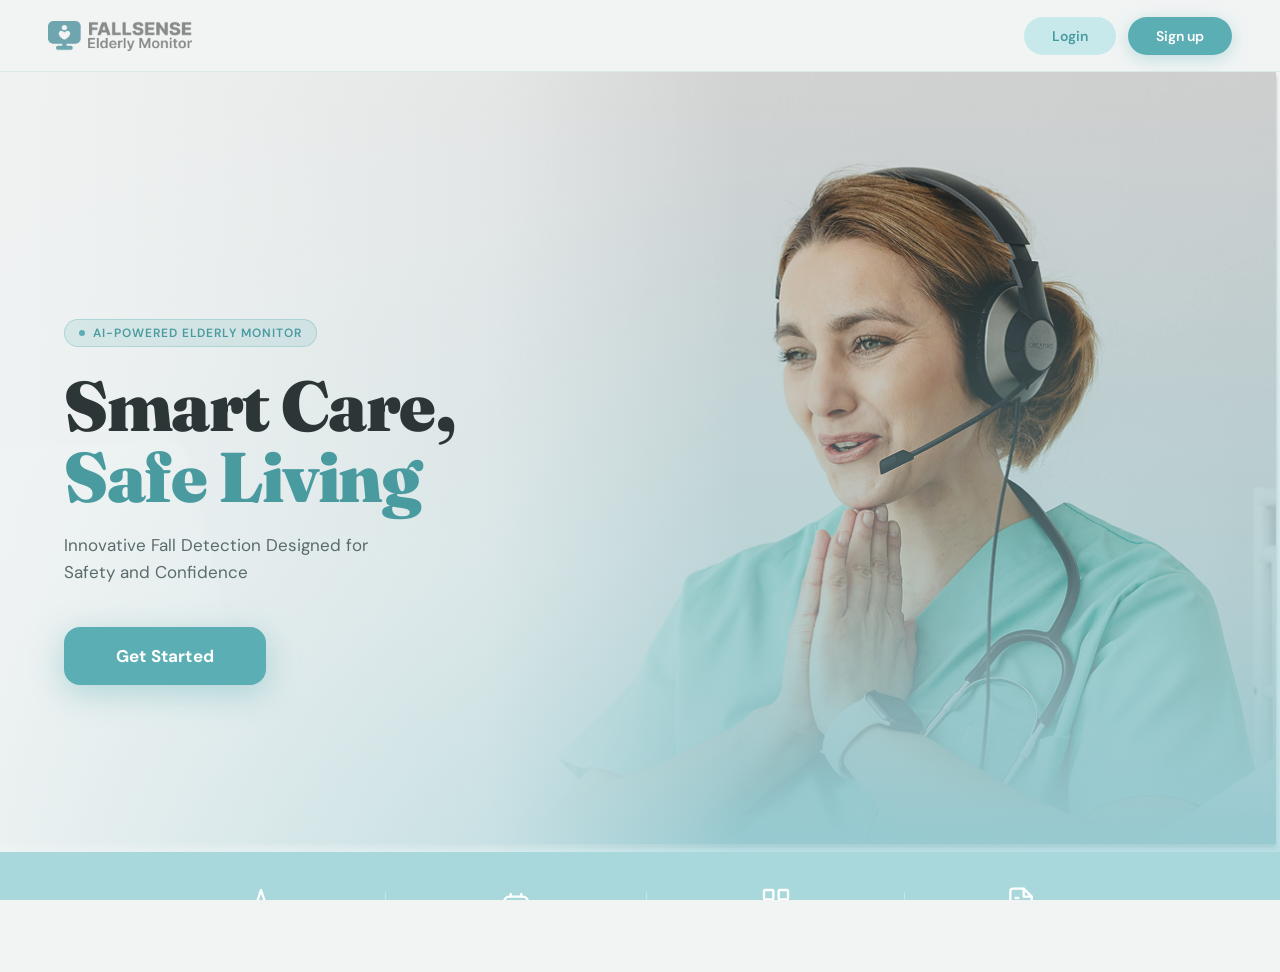
<file: frontend/index.html>
<!DOCTYPE html>
<html lang="en">
  <head>
    <meta charset="UTF-8" />
    <meta name="viewport" content="width=device-width, initial-scale=1.0" />
    <title>FallSense – Elderly Monitor</title>
    <meta http-equiv="refresh" content="0; url=landing.html" />
    <script>
      window.location.replace("landing.html");
    </script>
  </head>
  <body>
    <p><a href="landing.html">Continue to FallSense</a></p>
  </body>
</html>
</file>
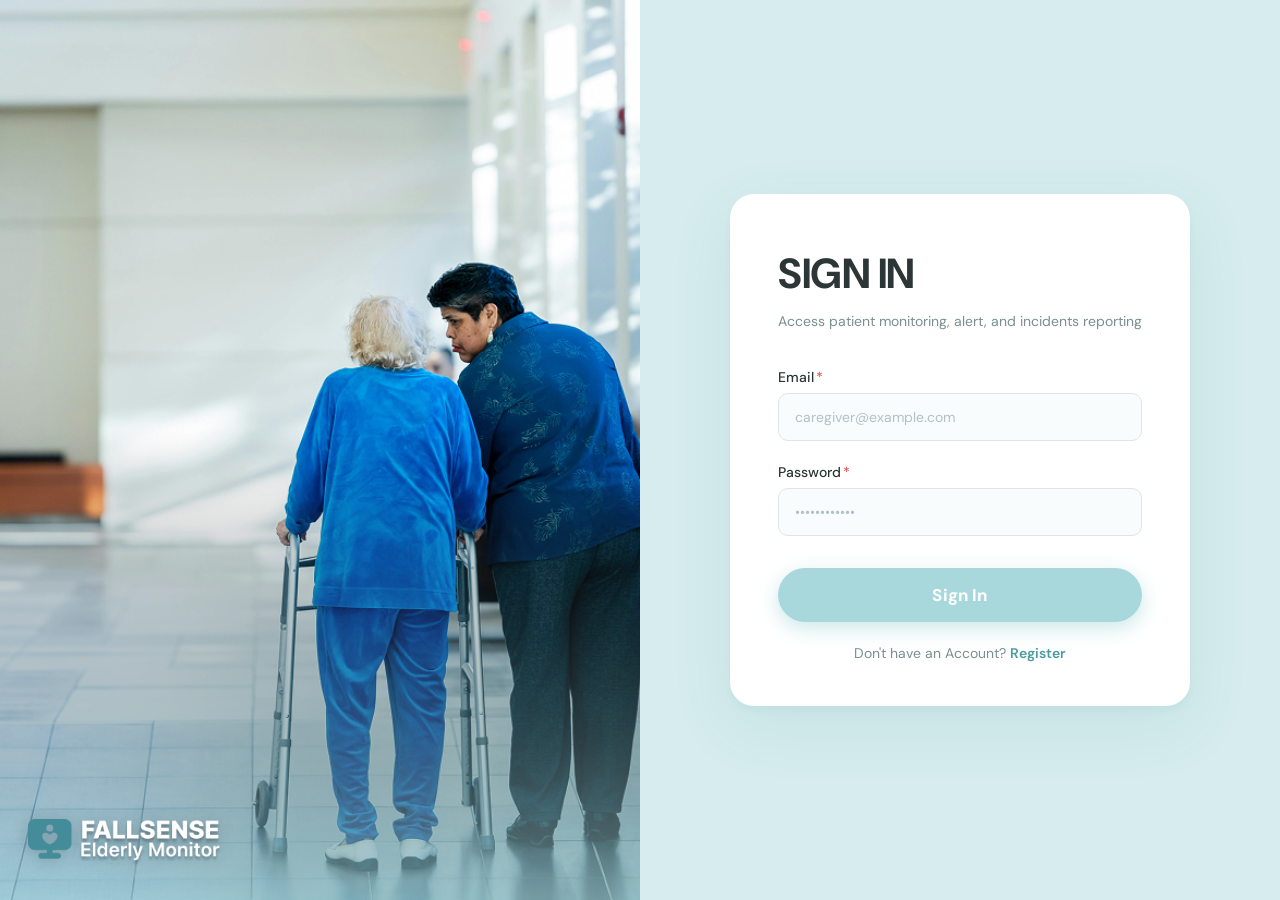
<file: frontend/caregiver/index.html>
<!doctype html>
<html lang="en">
  <head>
    <meta charset="UTF-8" />
    <meta name="viewport" content="width=device-width, initial-scale=1.0" />
    <title>FallSense – Caregiver Dashboard</title>
    <link rel="preconnect" href="https://fonts.googleapis.com" />
    <link rel="preconnect" href="https://fonts.gstatic.com" crossorigin />
    <link
      href="https://fonts.googleapis.com/css2?family=DM+Sans:ital,opsz,wght@0,9..40,400;0,9..40,500;0,9..40,600;0,9..40,700;1,9..40,400&family=Fraunces:wght@700;900&display=swap"
      rel="stylesheet"
    />
    <link rel="stylesheet" href="assets/css/dashboard.css" />
    <link rel="stylesheet" href="assets/css/medication-reminder.css" />
  </head>
  <body>
    <header class="top-bar">
      <a class="navbar-brand" href="index.html">
        <img
          class="brand-logo"
          src="assets/logo.png"
          alt="FallSense – Elderly Monitor"
          onerror="
            this.style.display = 'none';
            this.nextElementSibling.style.display = 'block';
          "
        />
        <span class="brand-text" style="display: none">FallSense</span>
      </a>
      <div class="top-bar-actions">
        <button
          type="button"
          class="btn-nav-menu"
          id="navMenuOpen"
          aria-expanded="false"
          aria-controls="navModal"
        >
          <svg viewBox="0 0 24 24">
            <line x1="3" y1="6" x2="21" y2="6" />
            <line x1="3" y1="12" x2="21" y2="12" />
            <line x1="3" y1="18" x2="21" y2="18" />
          </svg>
          Menu
        </button>
      </div>
    </header>

    <div
      class="modal-overlay"
      id="navModal"
      role="dialog"
      aria-modal="true"
      aria-labelledby="navModalTitle"
    >
      <div class="modal-box nav-modal-box">
        <div class="modal-header">
          <span class="modal-title" id="navModalTitle">Navigation</span>
          <button
            type="button"
            class="modal-close"
            id="navModalClose"
            aria-label="Close menu"
          >
            ✕
          </button>
        </div>

        <ul class="nav-links">
          <li>
            <a href="index.html" class="active">
              <svg viewBox="0 0 24 24">
                <rect x="3" y="3" width="7" height="7" rx="1" />
                <rect x="14" y="3" width="7" height="7" rx="1" />
                <rect x="3" y="14" width="7" height="7" rx="1" />
                <rect x="14" y="14" width="7" height="7" rx="1" />
              </svg>
              Dashboard
            </a>
          </li>
          <li>
            <a href="alerts.html">
              <svg viewBox="0 0 24 24">
                <path d="M18 8A6 6 0 006 8c0 7-3 9-3 9h18s-3-2-3-9" />
                <path d="M13.73 21a2 2 0 01-3.46 0" />
              </svg>
              Alerts
            </a>
          </li>
          <li>
            <a href="monitoring.html">
              <svg viewBox="0 0 24 24">
                <path d="M2 12s3-7 10-7 10 7 10 7-3 7-10 7-10-7-10-7z" />
                <circle cx="12" cy="12" r="3" />
              </svg>
              Monitoring
            </a>
          </li>
          <li>
            <a href="reports.html">
              <svg viewBox="0 0 24 24">
                <path
                  d="M14 2H6a2 2 0 00-2 2v16a2 2 0 002 2h12a2 2 0 002-2V8z"
                />
                <polyline points="14 2 14 8 20 8" />
                <line x1="16" y1="13" x2="8" y2="13" />
                <line x1="16" y1="17" x2="8" y2="17" />
                <polyline points="10 9 9 9 8 9" />
              </svg>
              Reports
            </a>
          </li>
          <li>
            <a href="medicine.html">
              <svg viewBox="0 0 24 24">
                <path d="M19 9h-2V7a7 7 0 10-14 0v2H1v13h18V9z" />
                <line x1="10" y1="13" x2="10" y2="17" />
                <line x1="8" y1="15" x2="12" y2="15" /></svg
              >Medications</a
            >
          </li>
        </ul>

        <div class="nav-modal-divider"></div>

        <div class="nav-modal-footer">
          <button type="button" class="btn-logout" data-action="logout">
            <svg viewBox="0 0 24 24">
              <path d="M9 21H5a2 2 0 01-2-2V5a2 2 0 012-2h4" />
              <polyline points="16 17 21 12 16 7" />
              <line x1="21" y1="12" x2="9" y2="12" />
            </svg>
            Logout
          </button>
        </div>
      </div>
    </div>

    <main>
      <div class="hero-banner">
        <div class="hero-inner">
          <div class="hero-text">
            <div class="eyebrow">
              <span></span> Real-time caregiver operations
            </div>
            <h1>
              Monitor patients, respond to alerts,<br />
              and verify incidents in one workspace.
            </h1>
          </div>
          <div class="hero-stats">
            <div class="hero-stat">
              <div class="hero-stat-number" id="heroStatPatients">0</div>
              <div class="hero-stat-label">Patients</div>
            </div>
            <div class="hero-stat">
              <div class="hero-stat-number" id="heroStatAlerts">0</div>
              <div class="hero-stat-label">Active Alerts</div>
            </div>
            <div class="hero-stat">
              <div class="hero-stat-number" id="heroStatMeds">0</div>
              <div class="hero-stat-label">Meds Due</div>
            </div>
          </div>
        </div>
      </div>

      <div class="stat-row">
        <div class="stat-card">
          <div class="stat-icon teal">
            <svg viewBox="0 0 24 24">
              <path d="M17 21v-2a4 4 0 00-4-4H5a4 4 0 00-4 4v2" />
              <circle cx="9" cy="7" r="4" />
              <path d="M23 21v-2a4 4 0 00-3-3.87" />
              <path d="M16 3.13a4 4 0 010 7.75" />
            </svg>
          </div>
          <div class="stat-info">
            <div class="stat-value" id="statPatients">0</div>
            <div class="stat-label">Active Patients</div>
          </div>
          <span class="stat-trend neu" id="statPatientsTrend">Max 3</span>
        </div>
        <div class="stat-card">
          <div class="stat-icon red">
            <svg viewBox="0 0 24 24">
              <path d="M18 8A6 6 0 006 8c0 7-3 9-3 9h18s-3-2-3-9" />
              <path d="M13.73 21a2 2 0 01-3.46 0" />
            </svg>
          </div>
          <div class="stat-info">
            <div class="stat-value" id="statAlerts">0</div>
            <div class="stat-label">Open Alerts</div>
          </div>
          <span class="stat-trend down" id="statAlertsTrend">—</span>
        </div>
        <div class="stat-card">
          <div class="stat-icon amber">
            <svg viewBox="0 0 24 24">
              <circle cx="12" cy="12" r="10" />
              <polyline points="12 6 12 12 16 14" />
            </svg>
          </div>
          <div class="stat-info">
            <div class="stat-value" id="statMeds">0</div>
            <div class="stat-label">Meds Due Today</div>
          </div>
          <span class="stat-trend neu" id="statMedsTrend">—</span>
        </div>
        <div class="stat-card">
          <div class="stat-icon green">
            <svg viewBox="0 0 24 24">
              <path d="M22 11.08V12a10 10 0 11-5.93-9.14" />
              <polyline points="22 4 12 14.01 9 11.01" />
            </svg>
          </div>
          <div class="stat-info">
            <div class="stat-value" id="statFalls">0</div>
            <div class="stat-label">Falls Recorded</div>
          </div>
          <span class="stat-trend up" id="statFallsTrend">—</span>
        </div>
      </div>

      <div class="card">
        <div class="card-header">
          <div>
            <div class="card-title">Patient Status</div>
          </div>
          <button type="button" class="btn-link" id="addPatientButton">
            + Add Patient
          </button>
        </div>
        <div class="patient-grid" id="patientStatusGrid"></div>
      </div>

      <div class="main-grid">
        <div class="card">
          <div class="card-header">
            <div>
              <div class="card-title">Quick Actions</div>
              <div class="card-sub">
                Use the controls below to react quickly during an incident.
              </div>
            </div>
            <button type="button" class="btn-link" data-quick-action="refresh">
              Refresh state
            </button>
          </div>

          <div class="actions-grid">
            <button
              type="button"
              class="action-btn primary"
              data-quick-action="monitor"
              onclick="window.location.href = 'monitoring.html'"
            >
              <svg viewBox="0 0 24 24">
                <polygon points="13 2 3 14 12 14 11 22 21 10 12 10 13 2" />
              </svg>
              Start emergency monitoring
            </button>
            <button type="button" class="action-btn" id="addPatientBtn2">
              <svg viewBox="0 0 24 24">
                <path d="M16 21v-2a4 4 0 00-4-4H5a4 4 0 00-4 4v2" />
                <circle cx="8.5" cy="7" r="4" />
                <line x1="20" y1="8" x2="20" y2="14" />
                <line x1="23" y1="11" x2="17" y2="11" />
              </svg>
              Add patient
            </button>
            <button
              type="button"
              class="action-btn"
              onclick="window.location.href = 'medicine.html'"
            >
              <svg viewBox="0 0 24 24">
                <path d="M10 2h4a2 2 0 012 2v3h-2V4h-4v3H8V4a2 2 0 012-2z" />
                <rect x="7" y="7" width="10" height="15" rx="2" />
                <path d="M12 11v6" />
                <path d="M9.5 13.5h5" />
              </svg>
              Set medicine reminder
            </button>
            <button
              type="button"
              class="action-btn danger"
              data-quick-action="refresh"
            >
              <svg viewBox="0 0 24 24">
                <polyline points="23 4 23 10 17 10" />
                <polyline points="1 20 1 14 7 14" />
                <path
                  d="M3.51 9a9 9 0 0114.85-3.36L23 10M1 14l4.64 4.36A9 9 0 0020.49 15"
                />
              </svg>
              Refresh monitoring state
            </button>
          </div>

          <div class="sub-grid">
            <div class="sub-card">
              <div class="sub-card-header">
                <div class="sub-card-title">Medication Tracking</div>
                <span class="pill teal">Schedules</span>
              </div>
              <div class="med-list" id="medicationList"></div>
            </div>

            <div class="sub-card">
              <div class="sub-card-header">
                <div class="sub-card-title">Camera Health</div>
                <span class="pill red" id="cameraHealthStatus">offline</span>
              </div>
              <div class="camera-status">
                <div class="camera-indicator" id="cameraIndicator"></div>
                <div class="camera-label">
                  Stream status:
                  <strong id="cameraStreamLabel">Disconnected</strong>
                </div>
              </div>
              <div class="camera-meta">
                Reconnect attempts:
                <span id="cameraReconnectCount">0</span>
              </div>
              <div class="camera-hint">
                Stream status is visible in the monitoring page for fall
                verification. Check network or device settings if offline.
              </div>
            </div>
          </div>
        </div>
      </div>
    </main>

    <div class="modal-overlay" id="quickActionModal" aria-hidden="true">
      <div class="modal-box">
        <div class="modal-header">
          <div class="modal-title">Confirm Action</div>
          <button
            type="button"
            class="modal-close"
            data-modal-close="quickActionModal"
            aria-label="Close"
          >
            ✕
          </button>
        </div>
        <div class="modal-body-text" id="quickActionModalBody">
          Confirm this action?
        </div>
        <div class="modal-footer">
          <button
            type="button"
            class="btn-cancel"
            data-modal-close="quickActionModal"
          >
            Cancel
          </button>
          <button
            type="button"
            class="btn-primary"
            id="quickActionConfirmButton"
          >
            Confirm
          </button>
        </div>
      </div>
    </div>

    <div class="modal-overlay" id="addPatientModal" aria-hidden="true">
      <div class="modal-box">
        <div class="modal-header">
          <div class="modal-title">Add Patient</div>
          <button
            type="button"
            class="modal-close"
            data-modal-close="addPatientModal"
            aria-label="Close"
          >
            ✕
          </button>
        </div>
        <form id="addPatientForm">
          <div class="modal-field">
            <label class="modal-label" for="patientNameInput"
              >Patient Name</label
            >
            <input
              class="modal-input"
              id="patientNameInput"
              type="text"
              placeholder="Enter patient name"
              required
            />
          </div>
          <div class="modal-field">
            <label class="modal-label" for="patientRoomInput">Room Label</label>
            <input
              class="modal-input"
              id="patientRoomInput"
              type="text"
              placeholder="Room 101"
            />
          </div>
          <div class="modal-hint">Caregiver can add up to 3 patients only.</div>
          <div class="modal-footer">
            <button
              type="button"
              class="btn-cancel"
              data-modal-close="addPatientModal"
            >
              Cancel
            </button>
            <button
              type="submit"
              class="btn-primary"
              id="addPatientSubmitButton"
            >
              Save patient
            </button>
          </div>
        </form>
      </div>
    </div>

    <div class="modal-overlay" id="editPatientModal" aria-hidden="true">
      <div class="modal-box">
        <div class="modal-header">
          <div class="modal-title" id="patientEditModalTitle">Edit Patient</div>
          <button
            type="button"
            class="modal-close"
            data-modal-close="editPatientModal"
            aria-label="Close"
          >
            ✕
          </button>
        </div>
        <form id="editPatientForm">
          <input type="hidden" id="patientEditId" />
          <div class="modal-field">
            <label class="modal-label" for="patientEditNameInput"
              >Patient Name</label
            >
            <input
              class="modal-input"
              id="patientEditNameInput"
              type="text"
              placeholder="Enter patient name"
              required
            />
          </div>
          <div class="modal-field">
            <label class="modal-label" for="patientEditRoomInput"
              >Room Label</label
            >
            <input
              class="modal-input"
              id="patientEditRoomInput"
              type="text"
              placeholder="Room 101"
            />
          </div>
          <div class="modal-hint">
            Update the patient's display details or remove them if needed.
          </div>
          <div class="modal-footer">
            <button
              type="button"
              class="btn-cancel"
              data-modal-close="editPatientModal"
            >
              Cancel
            </button>
            <button
              type="button"
              class="btn-cancel"
              id="editPatientRemoveButton"
            >
              Remove patient
            </button>
            <button
              type="submit"
              class="btn-primary"
              id="editPatientSubmitButton"
            >
              Save changes
            </button>
          </div>
        </form>
      </div>
    </div>

    <script>
      window.BACKEND_URL = "http://localhost:5000";
    </script>
    <script src="https://cdn.socket.io/4.7.5/socket.io.min.js"></script>
    <script src="assets/js/api.js"></script>
    <script src="assets/js/socket.js"></script>
    <script src="assets/js/dashboard.js"></script>
    <script src="assets/js/medication-reminder.js"></script>
  </body>
</html>
</file>
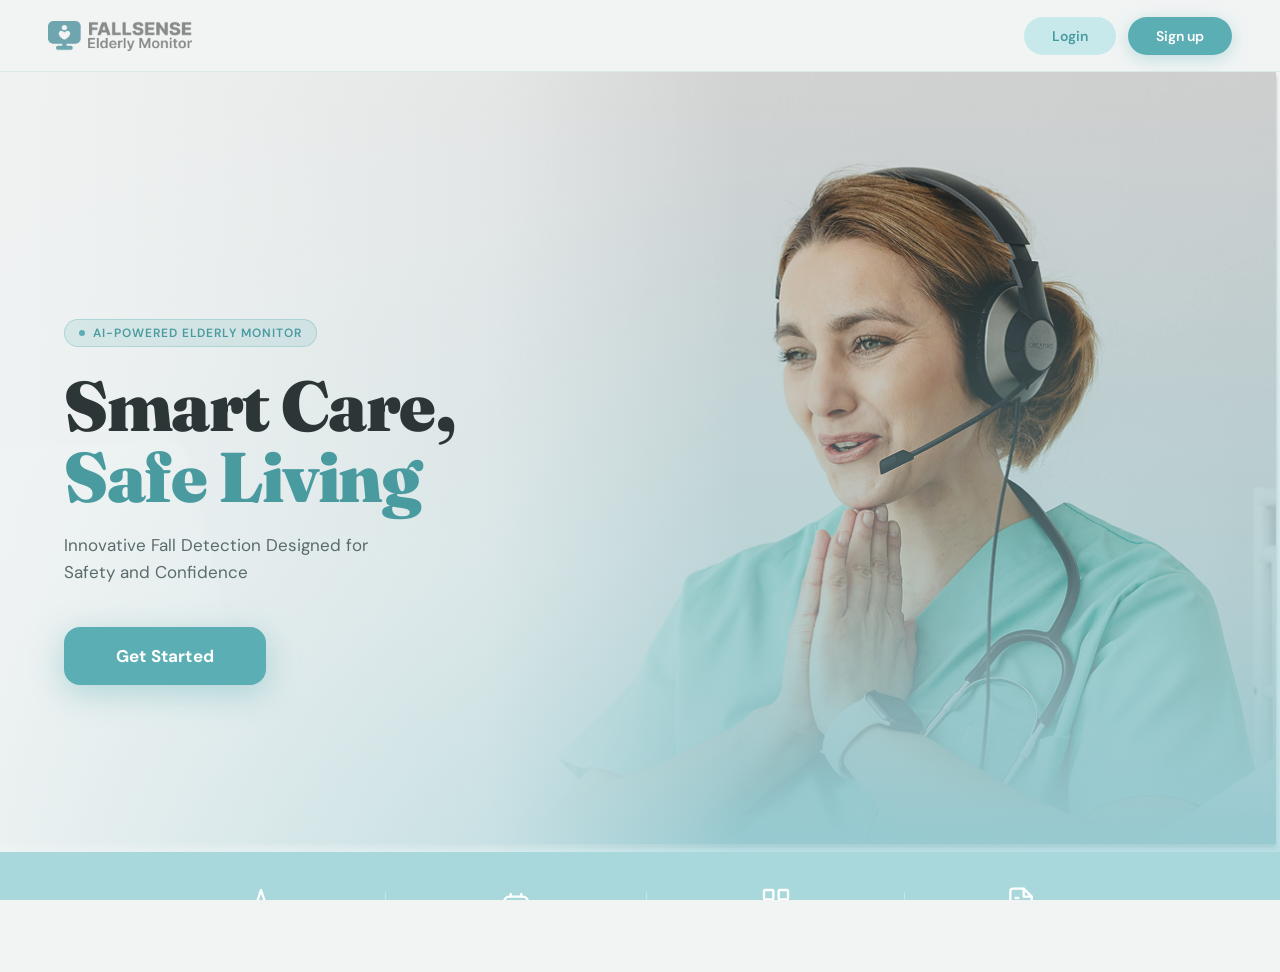
<file: frontend/landing.html>
<!DOCTYPE html>
<html lang="en">
<head>
  <meta charset="UTF-8" />
  <meta name="viewport" content="width=device-width, initial-scale=1.0" />
  <title>FallSense – Elderly Monitor</title>
  <link rel="preconnect" href="https://fonts.googleapis.com" />
  <link rel="preconnect" href="https://fonts.gstatic.com" crossorigin />
  <link href="https://fonts.googleapis.com/css2?family=DM+Sans:wght@400;500;700&family=Fraunces:wght@700;900&display=swap" rel="stylesheet" />
  <link rel="stylesheet" href="assets/css/landing.css" />
</head>
<body>

  <!-- NAV -->
  <nav>
    <a class="brand" href="landing.html">
      <img class="brand-logo" src="caregiver/assets/logo.png" alt="FallSense – Elderly Monitor" />
    </a>
    <div class="nav-actions">
      <a href="caregiver/login.html" class="btn btn-outline">Login</a>
      <a href="caregiver/register.html" class="btn btn-solid">Sign up</a>
    </div>
  </nav>

  <!-- HERO -->
  <section class="hero">
    <div class="hero-content-area">
      <div class="hero-bg"></div>

      <!-- Text Content -->
      <div class="hero-text">
        <div class="hero-eyebrow">
          <span class="hero-eyebrow-dot"></span>
          AI-Powered Elderly Monitor
        </div>

        <h1>Smart Care,<br/><span>Safe Living</span></h1>

        <p class="hero-sub">
          Innovative Fall Detection Designed for<br/>Safety and Confidence
        </p>

        <div class="hero-cta">
          <a href="caregiver/register.html" class="btn btn-cta">Get Started</a>
        </div>
      </div>
    </div>

    <!-- Teal bottom band -->
    <div class="bottom-band">
      <div class="stat-item">
        <div class="stat-icon" aria-hidden="true">
          <svg viewBox="0 0 24 24"><polyline points="22 12 18 12 15 21 9 3 6 12 2 12"/></svg>
        </div>
        <div class="stat-label">Live Fall Detection</div>
      </div>
      <div class="stat-divider"></div>
      <div class="stat-item">
        <div class="stat-icon" aria-hidden="true">
          <svg viewBox="0 0 24 24"><rect x="3" y="8" width="18" height="8" rx="4"/><line x1="8" y1="8" x2="8" y2="6"/><line x1="16" y1="8" x2="16" y2="6"/></svg>
        </div>
        <div class="stat-label">Medication Reminder</div>
      </div>
      <div class="stat-divider"></div>
      <div class="stat-item">
        <div class="stat-icon" aria-hidden="true">
          <svg viewBox="0 0 24 24"><rect x="3" y="3" width="7" height="7" rx="1"/><rect x="14" y="3" width="7" height="7" rx="1"/><rect x="3" y="14" width="7" height="7" rx="1"/><rect x="14" y="14" width="7" height="7" rx="1"/></svg>
        </div>
        <div class="stat-label">Caregiver Dashboard</div>
      </div>
      <div class="stat-divider"></div>
      <div class="stat-item">
        <div class="stat-icon" aria-hidden="true">
          <svg viewBox="0 0 24 24"><path d="M14 2H6a2 2 0 0 0-2 2v16a2 2 0 0 0 2 2h12a2 2 0 0 0 2-2V8z"/><polyline points="14 2 14 8 20 8"/><line x1="16" y1="13" x2="8" y2="13"/><line x1="16" y1="17" x2="8" y2="17"/><line x1="10" y1="9" x2="8" y2="9"/></svg>
        </div>
        <div class="stat-label">Incident Reports</div>
      </div>
    </div>
  </section>

</body>
</html>
</file>
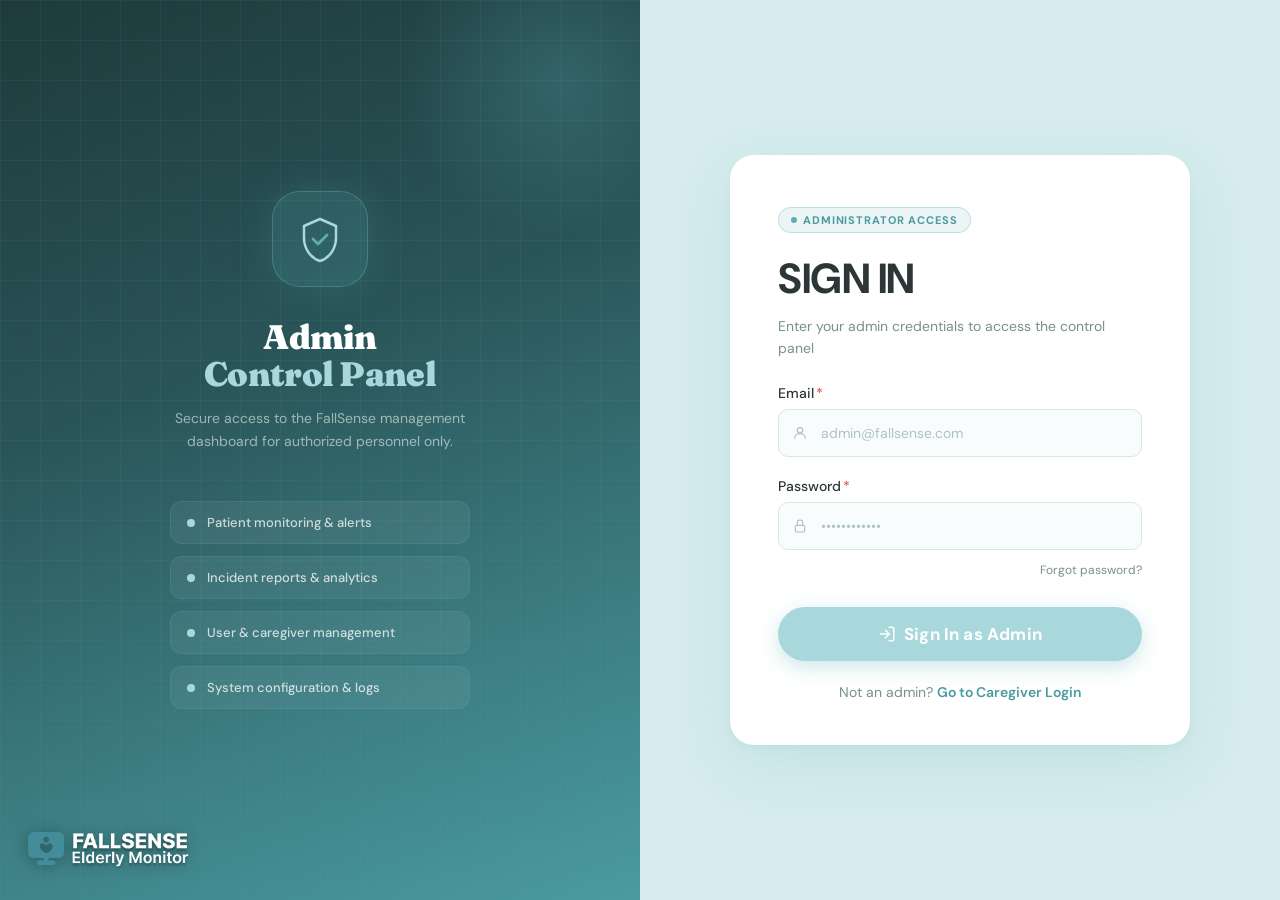
<file: frontend/admin/login.html>
<!DOCTYPE html>
<html lang="en">
  <head>
    <meta charset="UTF-8" />
    <meta name="viewport" content="width=device-width, initial-scale=1.0" />
    <title>FallSense – Admin Login</title>
    <link rel="preconnect" href="https://fonts.googleapis.com" />
    <link rel="preconnect" href="https://fonts.gstatic.com" crossorigin />
    <link
      href="https://fonts.googleapis.com/css2?family=DM+Sans:wght@400;500;600;700&family=Fraunces:wght@700;900&display=swap"
      rel="stylesheet"
    />
    <link rel="stylesheet" href="assets/css/admin-login.css" />
  </head>
  <body>
    <div class="page">
      <div class="left-panel">
        <div class="left-inner">
          <div class="admin-icon-wrap">
            <svg viewBox="0 0 48 48" xmlns="http://www.w3.org/2000/svg" fill="none">
              <path
                d="M24 4L8 11v12c0 10.5 6.8 20.3 16 23 9.2-2.7 16-12.5 16-23V11L24 4Z"
                stroke="#A8D8DB"
                stroke-width="2.5"
                stroke-linejoin="round"
              />
              <path
                d="M17 24l5 5 9-9"
                stroke="#5BAFB4"
                stroke-width="2.8"
                stroke-linecap="round"
                stroke-linejoin="round"
              />
            </svg>
          </div>

          <h2 class="left-title">Admin<br /><span>Control Panel</span></h2>
          <p class="left-desc">
            Secure access to the FallSense management dashboard for authorized
            personnel only.
          </p>

          <div class="feature-list">
            <div class="feature-item">
              <div class="feature-dot"></div>
              <span class="feature-text">Patient monitoring & alerts</span>
            </div>
            <div class="feature-item">
              <div class="feature-dot"></div>
              <span class="feature-text">Incident reports & analytics</span>
            </div>
            <div class="feature-item">
              <div class="feature-dot"></div>
              <span class="feature-text">User & caregiver management</span>
            </div>
            <div class="feature-item">
              <div class="feature-dot"></div>
              <span class="feature-text">System configuration & logs</span>
            </div>
          </div>
        </div>

        <div class="brand-overlay">
          <div class="logo-fallback">
            <img
              src="../caregiver/assets/logo2.png"
              alt="FallSense Logo"
              onerror="this.style.display='none'; this.nextElementSibling.style.display='flex';"
            />
            <div class="logo-fallback-panel" style="display: none">
              <div class="logo-icon">
                <svg viewBox="0 0 24 24" xmlns="http://www.w3.org/2000/svg">
                  <circle cx="12" cy="7" r="3.5" />
                  <path
                    d="M5 20c0-3.866 3.134-7 7-7s7 3.134 7 7"
                    stroke="white"
                    stroke-width="2"
                    fill="none"
                    stroke-linecap="round"
                  />
                </svg>
              </div>
              <div class="logo-text-wrap">
                <span class="logo-name">FallSense</span>
                <span class="logo-sub">Elderly Monitor</span>
              </div>
            </div>
          </div>
        </div>
      </div>

      <div class="right-panel">
        <div class="card">
          <div class="admin-badge">
            <div class="badge-dot"></div>
            Administrator Access
          </div>

          <h1 class="card-title">SIGN IN</h1>
          <p class="card-subtitle">
            Enter your admin credentials to access the control panel
          </p>

          <div id="loginMessage" class="d-none" role="alert"></div>

          <form id="loginForm">
            <div class="field">
              <label for="email">Email<span class="req">*</span></label>
              <div class="input-wrap">
                <input
                  type="email"
                  id="email"
                  name="email"
                  placeholder="admin@fallsense.com"
                  autocomplete="username"
                  required
                />
                <svg class="field-icon" viewBox="0 0 24 24">
                  <circle cx="12" cy="8" r="4" />
                  <path d="M4 20c0-4 3.6-7 8-7s8 3 8 7" />
                </svg>
              </div>
            </div>

            <div class="field">
              <label for="password">Password<span class="req">*</span></label>
              <div class="input-wrap">
                <input
                  type="password"
                  id="password"
                  name="password"
                  placeholder="••••••••••••"
                  autocomplete="current-password"
                  required
                />
                <svg class="field-icon" viewBox="0 0 24 24">
                  <rect x="5" y="11" width="14" height="10" rx="2" />
                  <path d="M8 11V7a4 4 0 018 0v4" />
                </svg>
              </div>
            </div>

            <div class="forgot-row">
              <a href="#">Forgot password?</a>
            </div>

            <button class="btn-signin" type="submit">
              <svg viewBox="0 0 24 24">
                <path d="M15 3h4a2 2 0 012 2v14a2 2 0 01-2 2h-4" />
                <polyline points="10 17 15 12 10 7" />
                <line x1="15" y1="12" x2="3" y2="12" />
              </svg>
              Sign In as Admin
            </button>
          </form>

          <p class="register-row">
            Not an admin?
            <a href="../caregiver/login.html">Go to Caregiver Login</a>
          </p>
        </div>
      </div>
    </div>

    <script>
      window.BACKEND_URL = "http://localhost:5000";
    </script>
    <script src="../assets/js/login.js"></script>
  </body>
</html>
</file>
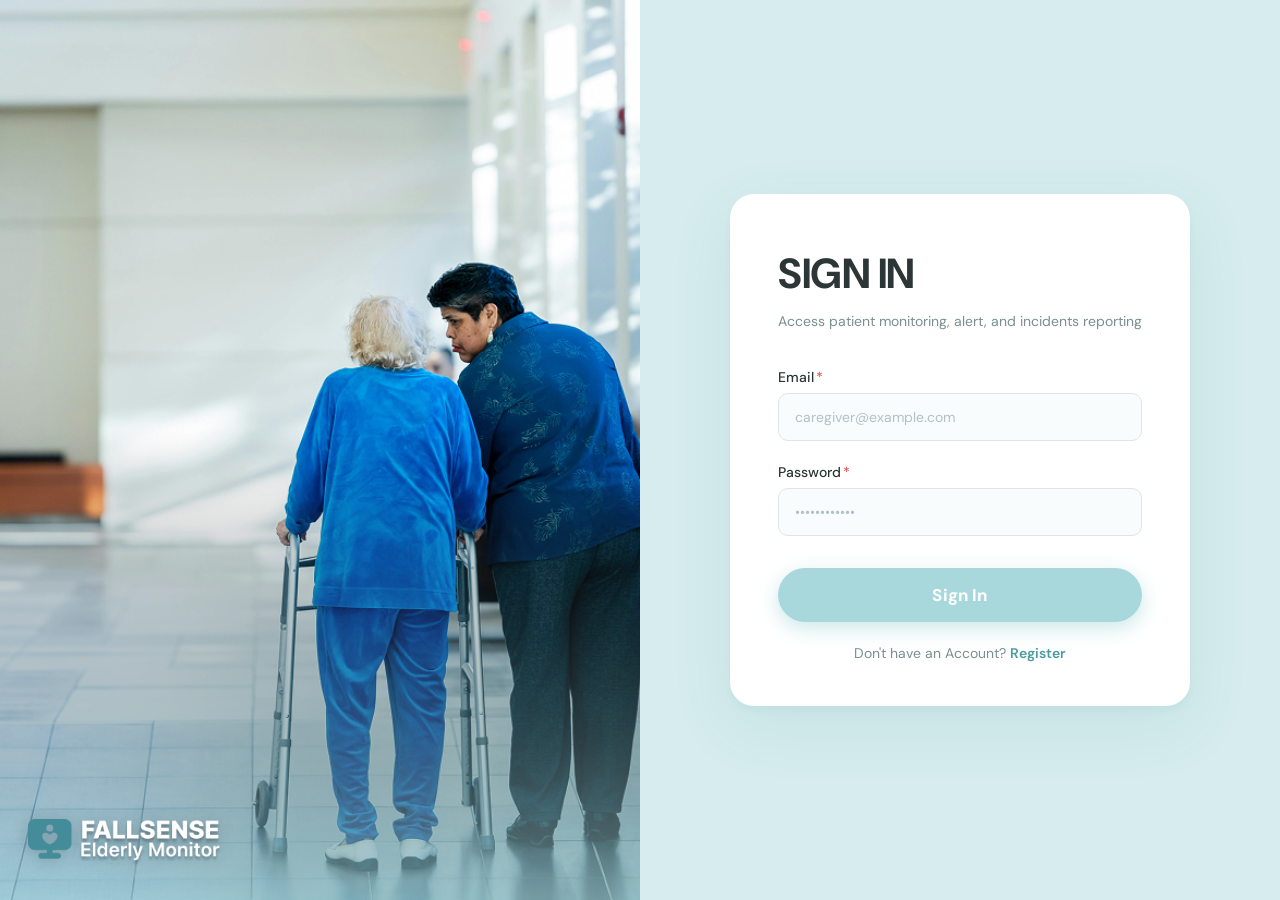
<file: frontend/caregiver/alerts.html>
<!doctype html>
<html lang="en">
  <head>
    <meta charset="UTF-8" />
    <meta name="viewport" content="width=device-width, initial-scale=1.0" />
    <title>FallSense – Alerts</title>
    <link rel="preconnect" href="https://fonts.googleapis.com" />
    <link rel="preconnect" href="https://fonts.gstatic.com" crossorigin />
    <link
      href="https://fonts.googleapis.com/css2?family=DM+Sans:ital,opsz,wght@0,9..40,400;0,9..40,500;0,9..40,600;0,9..40,700;1,9..40,400&family=Fraunces:wght@700;900&display=swap"
      rel="stylesheet"
    />
    <link rel="stylesheet" href="assets/css/dashboard.css" />
    <link rel="stylesheet" href="assets/css/alerts.css" />
    <link rel="stylesheet" href="assets/css/medication-reminder.css" />
  </head>
  <body class="alerts-page">
    <header class="top-bar">
      <a class="navbar-brand" href="index.html">
        <img
          class="brand-logo"
          src="assets/logo.png"
          alt="FallSense – Elderly Monitor"
          onerror="
            this.style.display = 'none';
            this.nextElementSibling.style.display = 'block';
          "
        />
        <span class="brand-text" style="display: none">FallSense</span>
      </a>
      <div class="top-bar-actions">
        <button
          type="button"
          class="btn-nav-menu"
          id="navMenuOpen"
          aria-expanded="false"
          aria-controls="navModal"
        >
          <svg viewBox="0 0 24 24">
            <line x1="3" y1="6" x2="21" y2="6" />
            <line x1="3" y1="12" x2="21" y2="12" />
            <line x1="3" y1="18" x2="21" y2="18" />
          </svg>
          Menu
        </button>
      </div>
    </header>

    <div
      class="modal-overlay"
      id="navModal"
      role="dialog"
      aria-modal="true"
      aria-labelledby="navModalTitle"
    >
      <div class="modal-box nav-modal-box">
        <div class="modal-header">
          <span class="modal-title" id="navModalTitle">Navigation</span>
          <button
            type="button"
            class="modal-close"
            id="navModalClose"
            aria-label="Close menu"
          >
            ✕
          </button>
        </div>

        <ul class="nav-links">
          <li>
            <a href="index.html">
              <svg viewBox="0 0 24 24">
                <rect x="3" y="3" width="7" height="7" rx="1" />
                <rect x="14" y="3" width="7" height="7" rx="1" />
                <rect x="3" y="14" width="7" height="7" rx="1" />
                <rect x="14" y="14" width="7" height="7" rx="1" />
              </svg>
              Dashboard
            </a>
          </li>
          <li>
            <a href="alerts.html" class="active">
              <svg viewBox="0 0 24 24">
                <path d="M18 8A6 6 0 006 8c0 7-3 9-3 9h18s-3-2-3-9" />
                <path d="M13.73 21a2 2 0 01-3.46 0" />
              </svg>
              Alerts
            </a>
          </li>
          <li>
            <a href="monitoring.html">
              <svg viewBox="0 0 24 24">
                <path d="M2 12s3-7 10-7 10 7 10 7-3 7-10 7-10-7-10-7z" />
                <circle cx="12" cy="12" r="3" />
              </svg>
              Monitoring
            </a>
          </li>
          <li>
            <a href="reports.html">
              <svg viewBox="0 0 24 24">
                <path
                  d="M14 2H6a2 2 0 00-2 2v16a2 2 0 002 2h12a2 2 0 002-2V8z"
                />
                <polyline points="14 2 14 8 20 8" />
                <line x1="16" y1="13" x2="8" y2="13" />
                <line x1="16" y1="17" x2="8" y2="17" />
                <polyline points="10 9 9 9 8 9" />
              </svg>
              Reports
            </a>
          </li>
          <li>
            <a href="medicine.html">
              <svg viewBox="0 0 24 24">
                <path d="M19 9h-2V7a7 7 0 10-14 0v2H1v13h18V9z" />
                <line x1="10" y1="13" x2="10" y2="17" />
                <line x1="8" y1="15" x2="12" y2="15" /></svg
              >Medications</a
            >
          </li>
        </ul>

        <div class="nav-modal-divider"></div>

        <div class="nav-modal-footer">
          <button type="button" class="btn-logout" data-action="logout">
            <svg viewBox="0 0 24 24">
              <path d="M9 21H5a2 2 0 01-2-2V5a2 2 0 012-2h4" />
              <polyline points="16 17 21 12 16 7" />
              <line x1="21" y1="12" x2="9" y2="12" />
            </svg>
            Logout
          </button>
        </div>
      </div>
    </div>

    <main>
      <div class="hero-banner">
        <div class="hero-inner">
          <div class="hero-text">
            <div class="eyebrow"><span></span> Live feed</div>
            <h1>Alert Management</h1>
            <p>
              Review fall, SOS, security, and inactivity alerts as they arrive
              in real time.
            </p>
          </div>
          <div class="hero-stat-row">
            <div class="hero-stat">
              <div class="hero-stat-number" id="alertsStatTotal">0</div>
              <div class="hero-stat-label">Total</div>
            </div>
            <div class="hero-stat">
              <div class="hero-stat-number is-critical" id="alertsStatCritical">
                0
              </div>
              <div class="hero-stat-label">Critical</div>
            </div>
            <!-- Resolved stat removed per UI update -->
          </div>
        </div>
      </div>

      <div class="filter-bar">
        <div class="filter-tabs" id="alertsFilterTabs">
          <button type="button" class="filter-tab active" data-filter="all">
            All <span class="tab-count" id="countAll">0</span>
          </button>
          <button type="button" class="filter-tab" data-filter="critical">
            Critical <span class="tab-count" id="countCritical">0</span>
          </button>
          <button type="button" class="filter-tab" data-filter="warning">
            Warning <span class="tab-count" id="countWarning">0</span>
          </button>
          <button type="button" class="filter-tab" data-filter="info">
            Info <span class="tab-count" id="countInfo">0</span>
          </button>
          <!-- Resolved filter removed per UI update -->
        </div>
        <div class="filter-actions">
          <button type="button" class="btn-sm" id="alertsRefreshButton">
            <svg viewBox="0 0 24 24">
              <polyline points="23 4 23 10 17 10" />
              <polyline points="1 20 1 14 7 14" />
              <path
                d="M3.51 9a9 9 0 0114.85-3.36L23 10M1 14l4.64 4.36A9 9 0 0020.49 15"
              />
            </svg>
            Refresh
          </button>
        </div>
      </div>

      <div class="alerts-container" id="alertsFeed"></div>
    </main>

    <script>
      window.BACKEND_URL = "http://localhost:5000";
    </script>
    <script src="https://cdn.socket.io/4.7.5/socket.io.min.js"></script>
    <script src="assets/js/api.js"></script>
    <script src="assets/js/socket.js"></script>
    <script src="assets/js/medication-reminder.js"></script>
    <script src="assets/js/alerts.js"></script>
  </body>
</html>
</file>
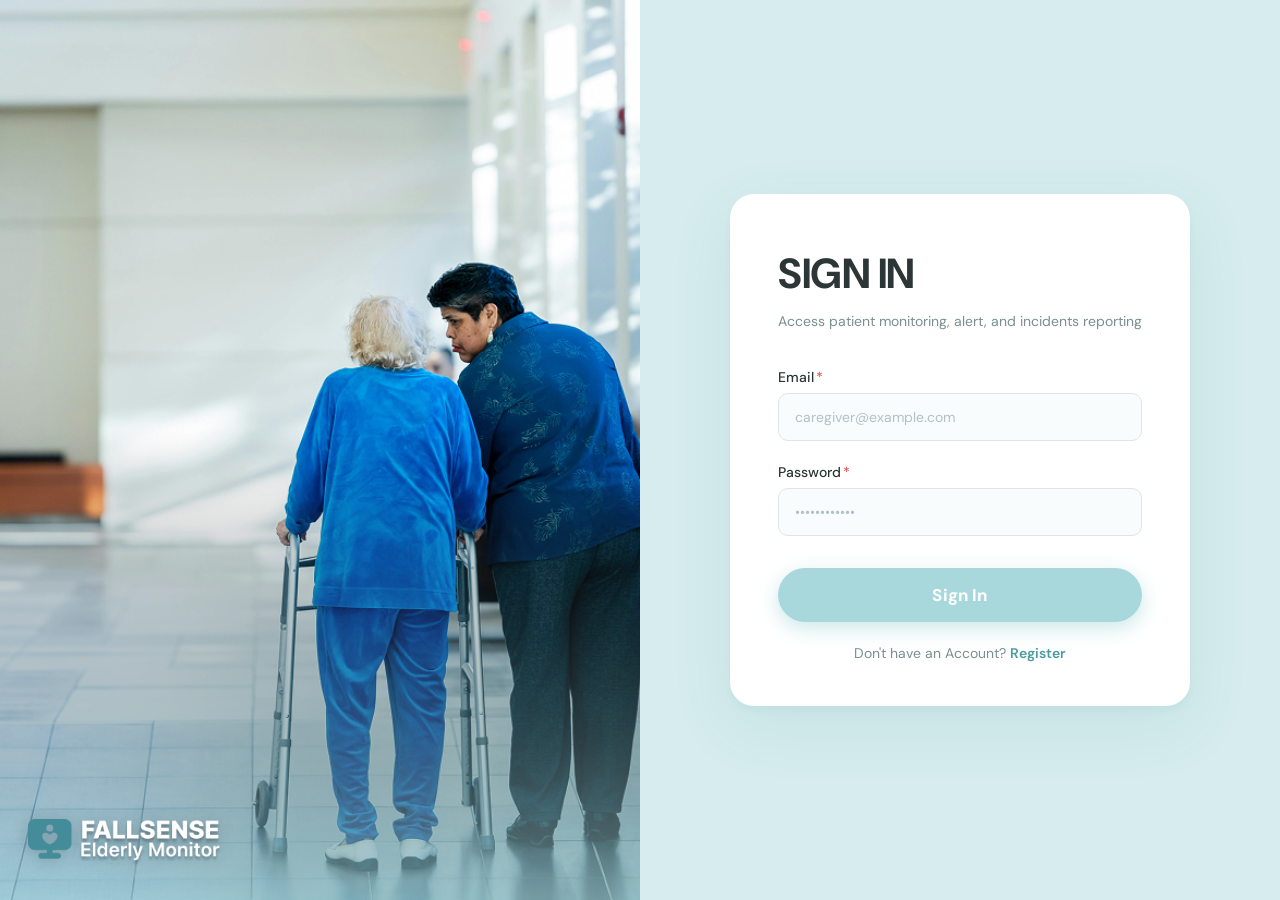
<file: frontend/caregiver/login.html>
<!DOCTYPE html>
<html lang="en">
  <head>
    <meta charset="UTF-8" />
    <meta name="viewport" content="width=device-width, initial-scale=1.0" />
    <title>FallSense – Sign In</title>
    <link rel="preconnect" href="https://fonts.googleapis.com" />
    <link rel="preconnect" href="https://fonts.gstatic.com" crossorigin />
    <link
      href="https://fonts.googleapis.com/css2?family=DM+Sans:wght@400;500;600;700&family=Fraunces:wght@700;900&display=swap"
      rel="stylesheet"
    />
    <link rel="stylesheet" href="assets/css/auth.css" />
  </head>
  <body>
    <div class="page">
      <div class="left-panel">
        <img
          class="bg-img"
          src="assets/bg2.png"
          alt="Caregiver assisting elderly patient"
        />

        <div class="brand-overlay">
          <div class="logo-fallback">
            <img
              class="logo-img"
              src="assets/logo2.png"
              alt="FallSense Logo"
              onerror="this.style.display='none'; this.nextElementSibling.style.display='flex';"
            />
            <div
              style="display:none; align-items:center; gap:8px; background:rgba(255,255,255,0.92); border-radius:12px; padding:8px 14px;"
            >
              <div class="logo-icon">
                <svg viewBox="0 0 24 24" xmlns="http://www.w3.org/2000/svg">
                  <circle cx="12" cy="7" r="3.5" />
                  <path
                    d="M5 20c0-3.866 3.134-7 7-7s7 3.134 7 7"
                    stroke="white"
                    stroke-width="2"
                    fill="none"
                    stroke-linecap="round"
                  />
                </svg>
              </div>
              <div class="logo-text-wrap">
                <span class="logo-name">FallSense</span>
                <span class="logo-sub">Elderly Monitor</span>
              </div>
            </div>
          </div>
        </div>
      </div>

      <div class="right-panel">
        <div class="card">
          <h1 class="card-title">SIGN IN</h1>
          <p class="card-subtitle">
            Access patient monitoring, alert, and incidents reporting
          </p>

          <div id="loginMessage" class="d-none" role="alert"></div>

          <form id="caregiverLoginForm" novalidate>
            <div class="field">
              <label for="email">Email<span class="req">*</span></label>
              <input
                type="email"
                id="email"
                name="email"
                placeholder="caregiver@example.com"
                autocomplete="email"
                required
              />
            </div>

            <div class="field">
              <label for="password">Password<span class="req">*</span></label>
              <input
                type="password"
                id="password"
                name="password"
                placeholder="••••••••••••"
                autocomplete="current-password"
                required
              />
            </div>

            <button class="btn-signin" type="submit">Sign In</button>
          </form>

          <p class="register-row">
            Don't have an Account?
            <a href="register.html">Register</a>
          </p>
        </div>
      </div>
    </div>

    <script>
      window.BACKEND_URL = "http://localhost:5000";
    </script>
    <script src="assets/js/api.js"></script>
    <script src="assets/js/auth.js"></script>
  </body>
</html>
</file>
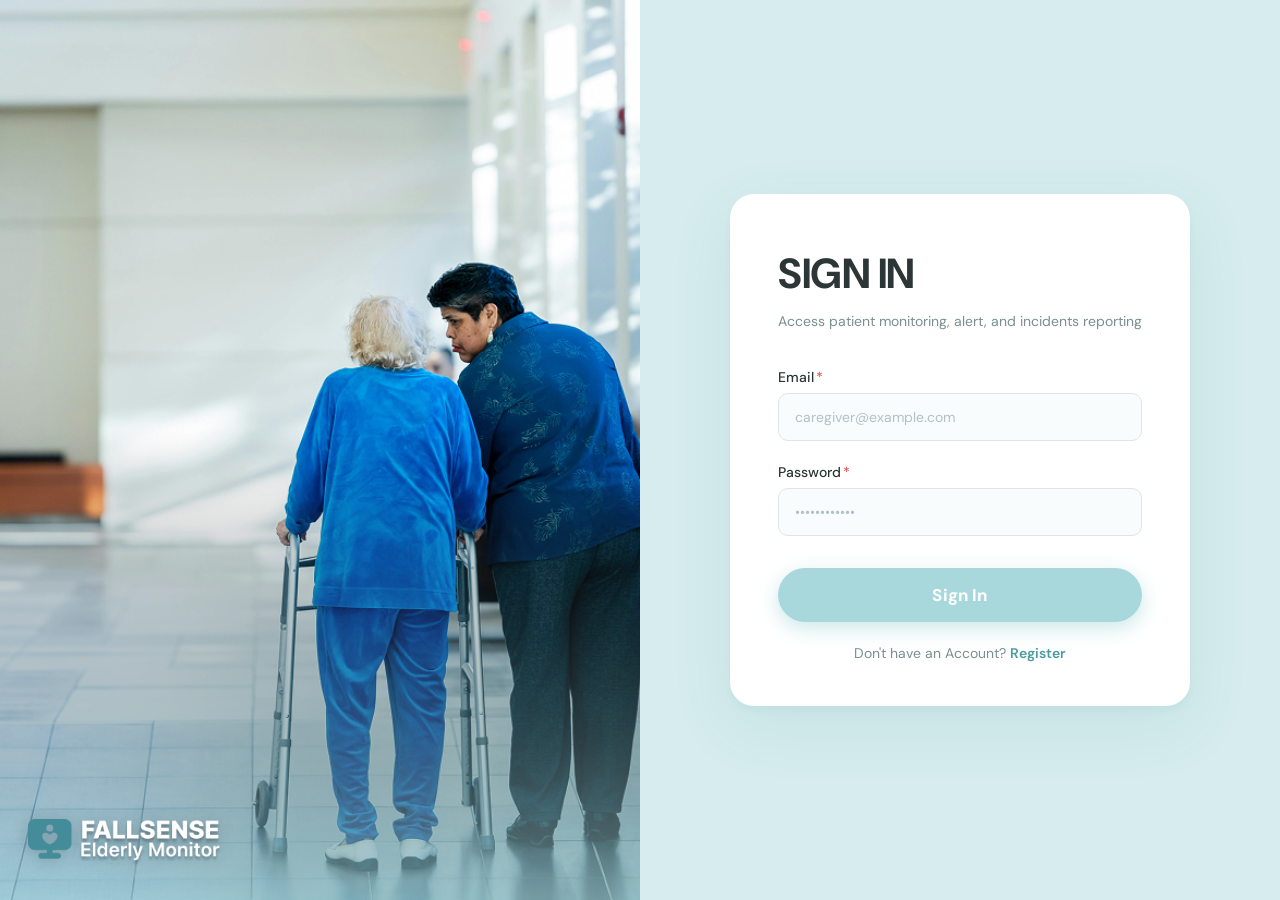
<file: frontend/caregiver/medicine.html>
<!DOCTYPE html>
<html lang="en">
<head>
  <meta charset="UTF-8" />
  <meta name="viewport" content="width=device-width, initial-scale=1.0" />
  <title>FallSense – Medications</title>
  <link rel="preconnect" href="https://fonts.googleapis.com" />
  <link rel="preconnect" href="https://fonts.gstatic.com" crossorigin />
  <link href="https://fonts.googleapis.com/css2?family=DM+Sans:ital,opsz,wght@0,9..40,400;0,9..40,500;0,9..40,600;0,9..40,700;1,9..40,400&family=Fraunces:wght@700;900&display=swap" rel="stylesheet" />
  <link rel="stylesheet" href="assets/css/medicine.css" />
  <link rel="stylesheet" href="assets/css/medication-reminder.css" />
</head>
<body>

  <!-- TOP BAR -->
  <header class="top-bar">
    <a href="index.html" class="navbar-brand">
      <img src="assets/logo.png" alt="FallSense" height="25"
        onerror="this.style.display='none';this.nextElementSibling.style.display='block';" />
      <span class="brand-text" style="display:none;">FallSense</span>
    </a>
    <div class="top-bar-actions">
      <button class="btn-nav-menu" id="menuBtn">
        <svg viewBox="0 0 24 24"><line x1="3" y1="6" x2="21" y2="6"/><line x1="3" y1="12" x2="21" y2="12"/><line x1="3" y1="18" x2="21" y2="18"/></svg>
        Menu
      </button>
    </div>
  </header>

  <!-- NAV MODAL -->
  <div class="modal-overlay" id="navModal">
    <div class="modal-box">
      <div class="modal-header">
        <span class="modal-title">Navigation</span>
        <button class="modal-close" id="menuClose">✕</button>
      </div>
      <ul class="nav-links">
        <li><a href="index.html"><svg viewBox="0 0 24 24"><rect x="3" y="3" width="7" height="7" rx="1"/><rect x="14" y="3" width="7" height="7" rx="1"/><rect x="3" y="14" width="7" height="7" rx="1"/><rect x="14" y="14" width="7" height="7" rx="1"/></svg>Dashboard</a></li>
        <li><a href="alerts.html"><svg viewBox="0 0 24 24"><path d="M18 8A6 6 0 006 8c0 7-3 9-3 9h18s-3-2-3-9"/><path d="M13.73 21a2 2 0 01-3.46 0"/></svg>Alerts</a></li>
        <li><a href="monitoring.html"><svg viewBox="0 0 24 24"><path d="M2 12s3-7 10-7 10 7 10 7-3 7-10 7-10-7-10-7z"/><circle cx="12" cy="12" r="3"/></svg>Monitoring</a></li>
        <li><a href="reports.html"><svg viewBox="0 0 24 24"><path d="M14 2H6a2 2 0 00-2 2v16a2 2 0 002 2h12a2 2 0 002-2V8z"/><polyline points="14 2 14 8 20 8"/><line x1="16" y1="13" x2="8" y2="13"/></svg>Reports</a></li>
        <li><a href="medicine.html" class="active"><svg viewBox="0 0 24 24"><path d="M19 9h-2V7a7 7 0 10-14 0v2H1v13h18V9z"/><line x1="10" y1="13" x2="10" y2="17"/><line x1="8" y1="15" x2="12" y2="15"/></svg>Medications</a></li>
      </ul>
      <div class="nav-divider"></div>
      <button class="btn-logout" data-action="logout">
        <svg viewBox="0 0 24 24"><path d="M9 21H5a2 2 0 01-2-2V5a2 2 0 012-2h4"/><polyline points="16 17 21 12 16 7"/><line x1="21" y1="12" x2="9" y2="12"/></svg>
        Logout
      </button>
    </div>
  </div>

  <!-- HERO -->
  <div class="hero-banner">
    <div class="hero-inner">
      <div class="hero-text">
        <div class="eyebrow"><span></span>Medication Management</div>
        <h1>Track schedules, set reminders,<br/>log taken &amp; missed doses.</h1>
        <p>Monitor adherence and stay on top of every patient's medication plan.</p>
      </div>
      <div class="hero-stats">
        <div class="hero-stat">
          <div class="hero-stat-number" id="heroTotal">0</div>
          <div class="hero-stat-label">Medications</div>
        </div>
        <div class="hero-stat">
          <div class="hero-stat-number" id="heroTaken">0</div>
          <div class="hero-stat-label">Taken Today</div>
        </div>
        <div class="hero-stat">
          <div class="hero-stat-number" id="heroMissed">0</div>
          <div class="hero-stat-label">Missed Today</div>
        </div>
      </div>
    </div>
  </div>

  <main>
    <!-- STAT ROW -->
    <div class="stat-row">
      <div class="stat-card">
        <div class="stat-icon green">
          <svg viewBox="0 0 24 24"><polyline points="20 6 9 17 4 12"/></svg>
        </div>
        <div>
          <div class="stat-value" id="statTaken">0</div>
          <div class="stat-label">Taken this month</div>
        </div>
        <div class="stat-trend green" id="statTakenTrend">—</div>
      </div>
      <div class="stat-card">
        <div class="stat-icon red">
          <svg viewBox="0 0 24 24"><line x1="18" y1="6" x2="6" y2="18"/><line x1="6" y1="6" x2="18" y2="18"/></svg>
        </div>
        <div>
          <div class="stat-value" id="statMissed">0</div>
          <div class="stat-label">Missed this month</div>
        </div>
        <div class="stat-trend red" id="statMissedTrend">—</div>
      </div>
      <div class="stat-card">
        <div class="stat-icon teal">
          <svg viewBox="0 0 24 24"><path d="M22 11.08V12a10 10 0 11-5.93-9.14"/><polyline points="22 4 12 14.01 9 11.01"/></svg>
        </div>
        <div>
          <div class="stat-value" id="statAdherence">—</div>
          <div class="stat-label">Adherence rate</div>
        </div>
        <div class="stat-trend teal">This month</div>
      </div>
    </div>

    <div class="layout">
      <!-- LEFT -->
      <div>
        <!-- CALENDAR -->
        <div class="card">
          <div class="card-header">
            <div>
              <div class="card-title">Medication Calendar</div>
              <div class="card-sub">Click a day to view scheduled doses</div>
            </div>
          </div>
          <div class="cal-nav">
            <button class="cal-arrow" id="calPrev">&#8249;</button>
            <span class="cal-month" id="calMonthLabel"></span>
            <button class="cal-arrow" id="calNext">&#8250;</button>
          </div>
          <div class="cal-grid" id="calGrid"></div>
          <div class="legend">
            <div class="legend-item"><div class="legend-dot" style="background:var(--green)"></div>Taken</div>
            <div class="legend-item"><div class="legend-dot" style="background:var(--red)"></div>Missed</div>
            <div class="legend-item"><div class="legend-dot" style="background:var(--amber)"></div>Pending</div>
            <div class="legend-item"><div class="legend-dot" style="background:var(--teal)"></div>Upcoming</div>
          </div>
        </div>

        <!-- DAY DETAIL -->
        <div class="card">
          <div class="card-header">
            <div>
              <div class="card-title">Selected Day</div>
              <div class="card-sub sel-header" id="selectedDateLabel">Choose a day on the calendar</div>
            </div>
          </div>
          <div id="dayMedList"></div>
        </div>
      </div>

      <!-- RIGHT -->
      <div>
        <!-- ADD FORM -->
        <div class="card">
          <div class="card-header">
            <div>
              <div class="card-title">Add Medication</div>
              <div class="card-sub">Name, dose, frequency &amp; times</div>
            </div>
          </div>

          <div class="form-section">
            <label class="form-label">Medication Name</label>
            <input class="form-input" type="text" id="medName" placeholder="e.g. Metformin 500mg" />
          </div>
          <div class="form-row form-section">
            <div>
              <label class="form-label">Dosage</label>
              <input class="form-input" type="text" id="medDose" placeholder="e.g. 1 tablet" />
            </div>
            <div>
              <label class="form-label">Patient</label>
              <select class="form-input" id="medPatient">
                <option value="">Loading patients...</option>
              </select>
            </div>
          </div>

          <div class="form-section">
            <label class="form-label">Frequency</label>
            <div class="freq-grid" id="freqGrid">
              <button class="freq-btn active" data-freq="Daily">Once daily</button>
              <button class="freq-btn" data-freq="Twice daily">Twice daily</button>
              <button class="freq-btn" data-freq="3× daily">3× daily</button>
              <button class="freq-btn" data-freq="Weekly">Weekly</button>
              <button class="freq-btn" data-freq="Custom">Custom</button>
              <button class="freq-btn" data-freq="As needed">As needed</button>
            </div>
          </div>

          <div class="form-section">
            <label class="form-label">Reminder Times</label>
            <div style="display:flex;gap:6px;margin-bottom:6px;">
              <input class="form-input" type="time" id="medTime" style="flex:1;" />
              <button class="btn-ghost" id="addTimeBtn">+ Add</button>
            </div>
            <div class="time-chips" id="timeChips"></div>
          </div>

          <div class="form-section">
            <label class="form-label">Start Date</label>
            <input class="form-input" type="date" id="medStartDate" />
          </div>

          <div class="form-section">
            <label class="form-label">Color Tag</label>
            <div class="color-row" id="colorRow">
              <div class="color-swatch active" data-color="#5BAFB4" style="background:#5BAFB4;" title="Teal"></div>
              <div class="color-swatch" data-color="#378ADD" style="background:#378ADD;" title="Blue"></div>
              <div class="color-swatch" data-color="#d9870f" style="background:#d9870f;" title="Amber"></div>
              <div class="color-swatch" data-color="#d94f4f" style="background:#d94f4f;" title="Red"></div>
              <div class="color-swatch" data-color="#7c65c1" style="background:#7c65c1;" title="Purple"></div>
              <div class="color-swatch" data-color="#c4547a" style="background:#c4547a;" title="Pink"></div>
            </div>
          </div>

          <button class="btn-primary" id="saveMedBtn" style="width:100%;padding:11px 20px;font-size:14px;">Save Medication</button>
        </div>

        <!-- MED LIST -->
        <div class="card med-list-card">
          <div class="card-header med-list-header">
            <div class="card-title">All Medications</div>
            <span class="pill teal" id="medCount">0 added</span>
          </div>
          <div id="medsList" class="meds-list"></div>
        </div>
      </div>
    </div>
  </main>

  <!-- TOAST -->
  <div id="toastContainer"></div>

  <script>
    let schedules = [];
    let currentYear, currentMonth, selectedDate;
    const today = new Date();
    currentYear = today.getFullYear();
    currentMonth = today.getMonth();
    selectedDate = toDateStr(today);
    const COLORS = ['#5BAFB4','#378ADD','#d9870f','#d94f4f','#7c65c1','#c4547a'];
    let selectedColor = COLORS[0];
    let selectedFreq = 'Daily';
    let reminderTimes = [];
    let patientNameById = {};

    function toDateStr(d) {
      return d.getFullYear() + '-' + String(d.getMonth()+1).padStart(2,'0') + '-' + String(d.getDate()).padStart(2,'0');
    }

    function toast(msg, variant = 'info') {
      window.CaregiverAPI?.showToast?.(msg, variant);
    }

    function parseDateOnly(value) {
      if (!value) return null;
      const dt = new Date(value);
      if (Number.isNaN(dt.getTime())) return null;
      return toDateStr(dt);
    }

    async function fetchSchedules() {
      const payload = await window.CaregiverAPI.apiJson('/api/medications');
      schedules = Array.isArray(payload) ? payload : [];
      return schedules;
    }

    async function fetchPatients() {
      const payload = await window.CaregiverAPI.apiJson('/api/patients/status');
      const patients = Array.isArray(payload) ? payload : [];
      patientNameById = patients.reduce((acc, item) => {
        const id = String(item?.patient_id || '').trim();
        const name = String(item?.patient_name || '').trim();
        if (id) acc[id] = name || id;
        return acc;
      }, {});
      renderPatientDropdown(patients);
    }

    function renderPatientDropdown(patients) {
      const patientSelect = document.getElementById('medPatient');
      if (!patientSelect) return;

      if (!patients.length) {
        patientSelect.innerHTML = '<option value="">No patients found</option>';
        return;
      }

      patientSelect.innerHTML = `
        <option value="">Select patient</option>
        ${patients.map((patient) => {
          const patientId = String(patient?.patient_id || '').trim();
          const patientName = String(patient?.patient_name || '').trim();
          if (!patientId) return '';
          return `<option value="${patientId}">${patientName || patientId}</option>`;
        }).join('')}
      `;
    }

    function resolvePatientLabel(patientId) {
      const id = String(patientId || '').trim();
      if (!id) return 'Unknown patient';
      return patientNameById[id] || id;
    }

    async function updateScheduleStatus(id, status) {
      const result = await window.CaregiverAPI.apiJson(
        `/api/medications/${id}/status`,
        {
          method: 'PUT',
          body: JSON.stringify({ status }),
        },
      );
      return result;
    }

    async function createSchedule({ patient_id, medicine_name, dosage, schedule_time }) {
      const result = await window.CaregiverAPI.apiJson('/api/medications', {
        method: 'POST',
        body: JSON.stringify({ patient_id, medicine_name, dosage, schedule_time }),
      });
      return result;
    }

    async function deleteSchedule(id) {
      const result = await window.CaregiverAPI.apiJson(`/api/medications/${id}`, {
        method: 'DELETE',
      });
      return result;
    }

    document.getElementById('freqGrid').addEventListener('click', e => {
      const btn = e.target.closest('.freq-btn');
      if (!btn) return;
      document.querySelectorAll('.freq-btn').forEach(b => b.classList.remove('active'));
      btn.classList.add('active');
      selectedFreq = btn.dataset.freq;
    });

    document.getElementById('colorRow').addEventListener('click', e => {
      const sw = e.target.closest('.color-swatch');
      if (!sw) return;
      document.querySelectorAll('.color-swatch').forEach(s => s.classList.remove('active'));
      sw.classList.add('active');
      selectedColor = sw.dataset.color;
    });

    document.getElementById('addTimeBtn').addEventListener('click', () => {
      const t = document.getElementById('medTime').value;
      if (!t) return;
      if (reminderTimes.includes(t)) { showToast('Time already added','danger'); return; }
      reminderTimes.push(t);
      renderTimeChips();
    });
    function renderTimeChips() {
      const el = document.getElementById('timeChips');
      el.innerHTML = reminderTimes.map((t,i) =>
        `<span class="time-chip">${fmtTime(t)}<button class="time-chip-del" data-i="${i}">×</button></span>`
      ).join('');
    }
    document.getElementById('timeChips').addEventListener('click', e => {
      const btn = e.target.closest('.time-chip-del');
      if (!btn) return;
      reminderTimes.splice(+btn.dataset.i, 1);
      renderTimeChips();
    });
    function fmtTime(t) {
      const [h,m] = t.split(':');
      const hr = +h, ampm = hr >= 12 ? 'PM' : 'AM';
      return ((hr % 12) || 12) + ':' + m + ' ' + ampm;
    }

    document.getElementById('saveMedBtn').addEventListener('click', async () => {
      const btn = document.getElementById('saveMedBtn');
      const medicine_name = document.getElementById('medName').value.trim();
      const dosage = document.getElementById('medDose').value.trim();
      const patient_id = document.getElementById('medPatient').value.trim();

      if (!medicine_name) { toast('Enter medication name', 'error'); return; }
      if (!dosage) { toast('Enter dosage', 'error'); return; }
      if (!patient_id) { toast('Select a patient', 'error'); return; }

      const times = reminderTimes.length ? [...reminderTimes] : ['08:00'];

      try {
        window.CaregiverAPI.setLoadingState(btn, true, 'Saving...');
        await Promise.all(
          times.map((t) =>
            createSchedule({
              patient_id,
              medicine_name,
              dosage,
              schedule_time: fmtTime(t),
            }),
          ),
        );

        toast('Medication schedule saved ✓', 'success');
        document.getElementById('medName').value = '';
        document.getElementById('medDose').value = '';
        document.getElementById('medPatient').value = '';
        reminderTimes = [];
        renderTimeChips();
        await fetchSchedules();
        renderAll();
      } catch (error) {
        toast(error?.message || 'Unable to save medication schedule', 'error');
      } finally {
        window.CaregiverAPI.setLoadingState(btn, false, 'Save Medication');
      }
    });

    document.getElementById('medsList').addEventListener('click', e => {
      const deleteBtn = e.target.closest('.del-btn');
      if (deleteBtn) {
        const id = deleteBtn.dataset.id;
        if (!id) return;
        if (!confirm('Delete this medication schedule?')) return;

        window.CaregiverAPI.setLoadingState(deleteBtn, true, 'Deleting...');
        deleteSchedule(id)
          .then(() => {
            toast('Medication schedule deleted', 'info');
            return fetchSchedules().then(renderAll);
          })
          .catch((error) => {
            toast(error?.message || 'Unable to delete medication schedule', 'error');
          })
          .finally(() => {
            window.CaregiverAPI.setLoadingState(deleteBtn, false, 'Delete');
          });
        return;
      }

      const btn = e.target.closest('.status-btn');
      if (!btn) return;

      const id = btn.dataset.id;
      const status = btn.dataset.status;
      if (!id || !status) return;

      window.CaregiverAPI.setLoadingState(btn, true, 'Saving...');
      updateScheduleStatus(id, status)
        .then(() => {
          toast(`Medication marked as ${status}`, status === 'missed' ? 'warning' : 'success');
          return fetchSchedules().then(renderAll);
        })
        .catch((error) => {
          toast(error?.message || 'Unable to update medication status', 'error');
        })
        .finally(() => {
          window.CaregiverAPI.setLoadingState(btn, false);
        });
    });

    document.getElementById('dayMedList').addEventListener('click', e => {
      const btn = e.target.closest('.toggle-btn');
      if (!btn) return;
      const id = btn.dataset.id;
      const action = btn.dataset.action;
      if (!id || !action) return;

      window.CaregiverAPI.setLoadingState(btn, true, '...');
      updateScheduleStatus(id, action)
        .then(() => fetchSchedules().then(renderAll))
        .catch((error) => {
          toast(error?.message || 'Unable to update medication status', 'error');
        })
        .finally(() => {
          window.CaregiverAPI.setLoadingState(btn, false);
        });
    });

    const MONTHS = ['January','February','March','April','May','June','July','August','September','October','November','December'];
    const DOWS = ['Sun','Mon','Tue','Wed','Thu','Fri','Sat'];

    document.getElementById('calPrev').addEventListener('click', () => {
      currentMonth--; if (currentMonth < 0) { currentMonth = 11; currentYear--; } renderCalendar();
    });
    document.getElementById('calNext').addEventListener('click', () => {
      currentMonth++; if (currentMonth > 11) { currentMonth = 0; currentYear++; } renderCalendar();
    });

    function getMedsForDate(dateStr) {
      // Backend schedules currently do not include recurrence rules; treat as always relevant.
      // For calendar, we show taken/missed entries on the day they were recorded, plus pending on "today".
      const todayStr = toDateStr(today);
      if (dateStr === todayStr) return schedules;

      const taken = schedules.filter((item) => parseDateOnly(item.taken_at) === dateStr);
      const missed = schedules.filter((item) => parseDateOnly(item.missed_at) === dateStr);
      const ids = new Set([...taken, ...missed].map((item) => item.id));
      return schedules.filter((item) => ids.has(item.id));
    }

    function getStatusForDate(dateStr) {
      const meds = getMedsForDate(dateStr);
      if (!meds.length) return null;
      const isToday = dateStr === toDateStr(today);
      const isPast = new Date(dateStr + 'T00:00:00') < new Date(toDateStr(today) + 'T00:00:00');

      const taken = meds.filter((m) => parseDateOnly(m.taken_at) === dateStr).length;
      const missed = meds.filter((m) => parseDateOnly(m.missed_at) === dateStr).length;
      const pendingToday = isToday
        ? meds.filter((m) => String(m.status || '').toLowerCase() === 'pending').length
        : 0;

      return { meds, taken, missed, pendingToday, total: meds.length, isToday, isPast };
    }

    function renderCalendar() {
      document.getElementById('calMonthLabel').textContent = MONTHS[currentMonth] + ' ' + currentYear;
      const grid = document.getElementById('calGrid');
      grid.innerHTML = '';
      DOWS.forEach(d => {
        const el = document.createElement('div'); el.className = 'cal-dow'; el.textContent = d; grid.appendChild(el);
      });
      const firstDay = new Date(currentYear, currentMonth, 1).getDay();
      const daysInMonth = new Date(currentYear, currentMonth + 1, 0).getDate();
      const prevDays = new Date(currentYear, currentMonth, 0).getDate();
      for (let i = firstDay - 1; i >= 0; i--) grid.appendChild(makeCell(currentYear, currentMonth - 1, prevDays - i, true));
      for (let d = 1; d <= daysInMonth; d++) grid.appendChild(makeCell(currentYear, currentMonth, d, false));
      const total = firstDay + daysInMonth;
      const remaining = total % 7 === 0 ? 0 : 7 - (total % 7);
      for (let d = 1; d <= remaining; d++) grid.appendChild(makeCell(currentYear, currentMonth + 1, d, true));
    }

    function makeCell(year, month, day, otherMonth) {
      const d = new Date(year, month, day);
      const dateStr = toDateStr(d);
      const cell = document.createElement('div');
      cell.className = 'cal-cell' + (otherMonth ? ' other-month' : '');
      if (dateStr === toDateStr(today)) cell.classList.add('today');
      if (dateStr === selectedDate) cell.classList.add('selected');
      const status = getStatusForDate(dateStr);
      const dayEl = document.createElement('div'); dayEl.className = 'cal-day'; dayEl.textContent = day;
      cell.appendChild(dayEl);
      if (status) {
        const dots = document.createElement('div'); dots.className = 'cal-dots';
        status.meds.forEach(m => {
          const dot = document.createElement('div'); dot.className = 'cal-dot';
          const taken = parseDateOnly(m.taken_at) === dateStr;
          const missed = parseDateOnly(m.missed_at) === dateStr;
          const pending = String(m.status || '').toLowerCase() === 'pending';

          if (taken) dot.style.background = '#2e9e63';
          else if (missed) dot.style.background = '#d94f4f';
          else if (status.isPast && !status.isToday) dot.style.background = '#d94f4f';
          else if (status.isToday && pending) dot.style.background = '#d9870f';
          else dot.style.background = '#5BAFB4';
          dots.appendChild(dot);
        });
        cell.appendChild(dots);
        if (status.meds.length <= 2) {
          const pills = document.createElement('div'); pills.className = 'cal-pills';
          status.meds.slice(0,2).forEach(m => {
            const p = document.createElement('div'); p.className = 'cal-pill';
            p.style.background = '#5BAFB422'; p.style.color = '#5BAFB4';
            p.textContent = (m.medicine_name || 'Med').split(' ')[0]; pills.appendChild(p);
          });
          cell.appendChild(pills);
        }
      }
      cell.addEventListener('click', () => { selectedDate = dateStr; renderCalendar(); renderDayDetail(); });
      return cell;
    }

    function renderDayDetail() {
      const el = document.getElementById('dayMedList');
      const label = document.getElementById('selectedDateLabel');
      const d = new Date(selectedDate + 'T00:00:00');
      const isToday = selectedDate === toDateStr(today);
      const isPast = d < new Date(toDateStr(today) + 'T00:00:00');
      label.textContent = d.toLocaleDateString('en-US', { weekday:'long', year:'numeric', month:'long', day:'numeric' }) + (isToday ? ' — Today' : '');
      const meds = getMedsForDate(selectedDate);
      if (!meds.length) {
        el.innerHTML = `<div class="empty"><div class="empty-icon">💊</div>No medications scheduled for this day.</div>`; return;
      }
      el.innerHTML = meds.map(m => {
        const status = String(m.status || 'pending').toLowerCase();
        let statusEl = status === 'taken' ? 'Taken' : status === 'missed' ? 'Missed' : 'Pending';
        let statusClass = status === 'taken' ? 'status-taken' : status === 'missed' ? 'status-missed' : 'status-pending';
        if (!isToday && !isPast && status === 'pending') {
          statusEl = 'Upcoming';
          statusClass = 'status-upcoming';
        }
        return `
          <div class="med-item">
            <div class="med-color" style="background:#5BAFB4"></div>
            <div class="med-info">
              <div class="med-name">${m.medicine_name}${m.dosage ? ' <span style="font-weight:400;color:var(--muted)">— ' + m.dosage + '</span>' : ''}</div>
              <div class="med-time">${m.schedule_time ? m.schedule_time : ''}${m.patient_id ? ' · ' + resolvePatientLabel(m.patient_id) : ''}</div>
            </div>
            <span class="med-status ${statusClass}">${statusEl}</span>
            ${(isToday || isPast) ? `
            <button class="toggle-btn" data-id="${m.id}" data-date="${selectedDate}" data-action="taken" title="Mark taken">✓</button>
            <button class="toggle-btn" data-id="${m.id}" data-date="${selectedDate}" data-action="missed" title="Mark missed">✗</button>
            ` : ''}
          </div>`;
      }).join('');
    }

    function statusPillClass(status) {
      const normalized = String(status || 'pending').toLowerCase();
      if (normalized === 'taken') return 'pill-green';
      if (normalized === 'missed') return 'pill-red';
      return 'pill-amber';
    }

    function renderMedsList() {
      const el = document.getElementById('medsList');
      document.getElementById('medCount').textContent = schedules.length + ' schedules';
      if (!schedules.length) {
        el.innerHTML = `<div class="empty"><div class="empty-icon">📋</div>No medications added yet.</div>`; return;
      }
      el.innerHTML = schedules.map(m => {
        const status = String(m.status || 'pending').toLowerCase();
        const statusLabel = status.charAt(0).toUpperCase() + status.slice(1);
        const metaParts = [
          m.schedule_time || '',
          m.patient_id ? resolvePatientLabel(m.patient_id) : '',
        ].filter(Boolean);

        return `
        <article class="med-row">
          <div class="med-row-main">
            <div class="med-row-color" style="background:#5BAFB4" aria-hidden="true"></div>
            <div class="med-row-info">
              <div class="med-row-name">${m.medicine_name}${m.dosage ? ' <span class="med-row-dose">— ' + m.dosage + '</span>' : ''}</div>
              <div class="med-row-meta">${metaParts.join(' · ')}</div>
            </div>
          </div>
          <span class="pill ${statusPillClass(status)} med-row-status">${statusLabel}</span>
          <div class="med-row-actions">
            <button type="button" class="btn-ghost status-btn" data-id="${m.id}" data-status="taken" title="Mark taken">Taken</button>
            <button type="button" class="btn-ghost status-btn" data-id="${m.id}" data-status="missed" title="Mark missed">Missed</button>
            <button type="button" class="btn-ghost del-btn" data-id="${m.id}" title="Delete">Delete</button>
          </div>
        </article>`;
      }).join('');
    }

    function renderStats() {
      const nowYear = today.getFullYear();
      const nowMonth = today.getMonth();
      const monthPrefix = `${nowYear}-${String(nowMonth + 1).padStart(2,'0')}-`;

      const monthTaken = schedules.filter((m) => (parseDateOnly(m.taken_at) || '').startsWith(monthPrefix)).length;
      const monthMissed = schedules.filter((m) => (parseDateOnly(m.missed_at) || '').startsWith(monthPrefix)).length;
      const monthTotal = monthTaken + monthMissed;
      const pct = monthTotal ? Math.round(monthTaken / monthTotal * 100) : null;

      document.getElementById('statTaken').textContent = monthTaken;
      document.getElementById('statMissed').textContent = monthMissed;
      document.getElementById('statAdherence').textContent = pct !== null ? pct + '%' : '—';
      document.getElementById('statTakenTrend').textContent = monthTotal ? `${pct}%` : '—';
      document.getElementById('statMissedTrend').textContent = monthTotal ? `${100 - pct}%` : '—';

      const todayStr = toDateStr(today);
      document.getElementById('heroTotal').textContent = schedules.length;
      document.getElementById('heroTaken').textContent = schedules.filter((m) => parseDateOnly(m.taken_at) === todayStr).length;
      document.getElementById('heroMissed').textContent = schedules.filter((m) => parseDateOnly(m.missed_at) === todayStr).length;
    }

    function renderAll() { renderCalendar(); renderDayDetail(); renderMedsList(); renderStats(); }

    document.getElementById('menuBtn').addEventListener('click', () => document.getElementById('navModal').classList.add('open'));
    document.getElementById('menuClose').addEventListener('click', () => document.getElementById('navModal').classList.remove('open'));
    document.getElementById('navModal').addEventListener('click', e => { if (e.target === document.getElementById('navModal')) document.getElementById('navModal').classList.remove('open'); });
    document.getElementById('medStartDate').value = toDateStr(today);
    window.addEventListener('DOMContentLoaded', async () => {
      if (!window.CaregiverAPI?.requireCaregiverSession?.()) return;
      window.CaregiverAPI?.bindLogoutButtons?.();
      window.MedicationReminder?.setPageRefreshHandler(async () => {
        await fetchSchedules().catch(() => []);
        renderAll();
      });
      await fetchPatients().catch(() => []);
      await fetchSchedules().catch(() => []);
      renderAll();
      window.initCaregiverSocket?.();
    });
  </script>
  <script>
    window.BACKEND_URL = "http://localhost:5000";
  </script>
  <script src="https://cdn.socket.io/4.7.5/socket.io.min.js"></script>
  <script src="assets/js/api.js"></script>
  <script src="assets/js/socket.js"></script>
  <script src="assets/js/medication-reminder.js"></script>
</body>
</html>
</file>
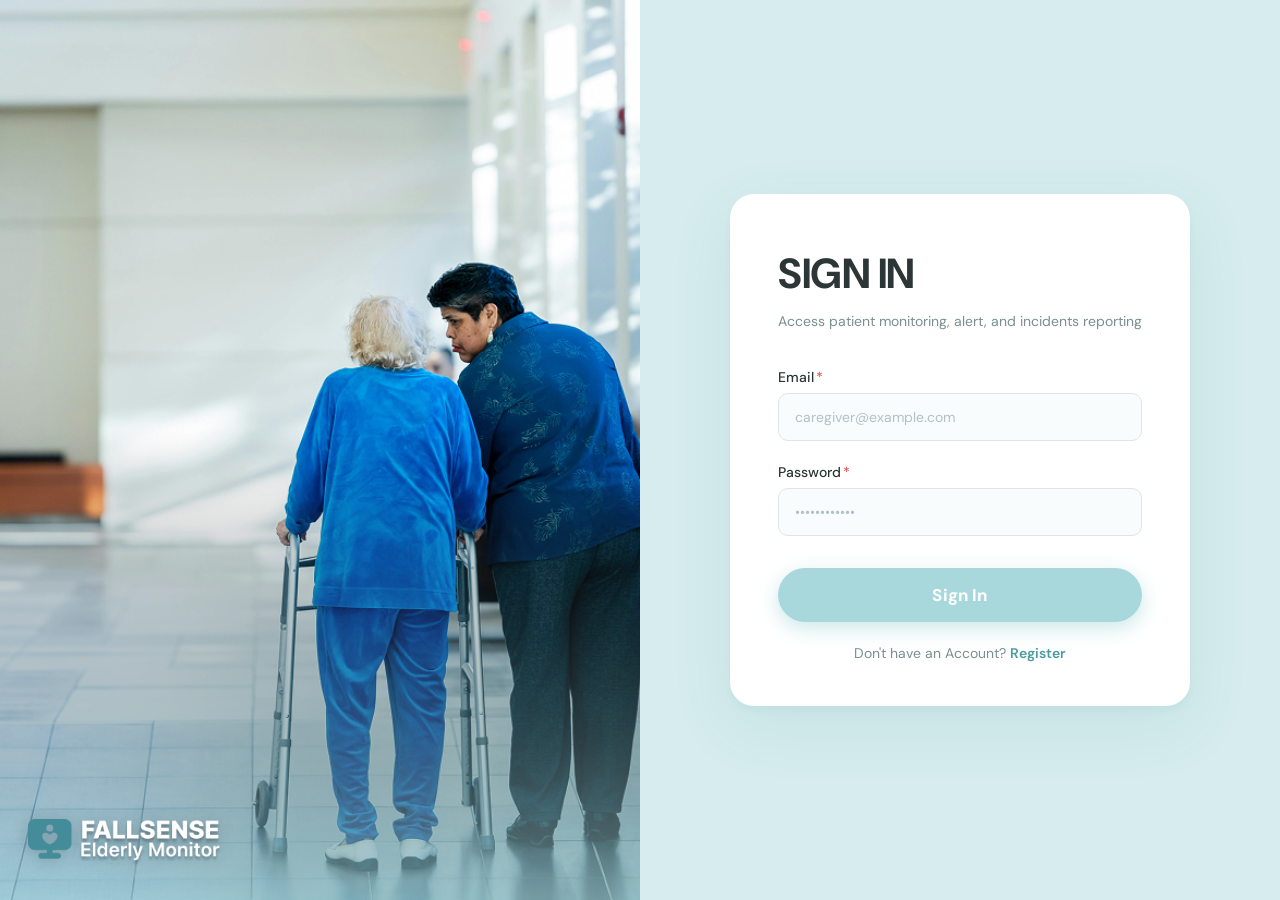
<file: frontend/caregiver/monitoring.html>
<!DOCTYPE html>
<html lang="en">

<head>
  <meta charset="UTF-8" />
  <meta name="viewport" content="width=device-width, initial-scale=1.0" />
  <title>FallSense – Monitoring</title>
  <link rel="preconnect" href="https://fonts.googleapis.com" />
  <link rel="preconnect" href="https://fonts.gstatic.com" crossorigin />
  <link
    href="https://fonts.googleapis.com/css2?family=DM+Sans:ital,opsz,wght@0,9..40,400;0,9..40,500;0,9..40,600;0,9..40,700;1,9..40,400&family=Fraunces:wght@700;900&display=swap"
    rel="stylesheet" />
  <link rel="stylesheet" href="assets/css/dashboard.css" />
  <link rel="stylesheet" href="assets/css/monitoring.css" />
  <link rel="stylesheet" href="assets/css/fall-alert-card.css" />
  <link rel="stylesheet" href="assets/css/medication-reminder.css" />

</head>

<body class="monitoring-page">
  <header class="top-bar">
    <a class="navbar-brand" href="index.html">
      <img class="brand-logo" src="assets/logo.png" alt="FallSense – Elderly Monitor"
        onerror="this.style.display='none'; this.nextElementSibling.style.display='block';" />
      <span class="brand-text" style="display: none">FallSense</span>
    </a>
    <div class="top-bar-actions">
      <button type="button" class="btn-nav-menu" id="navMenuOpen" aria-expanded="false" aria-controls="navModal">
        <svg viewBox="0 0 24 24">
          <line x1="3" y1="6" x2="21" y2="6" />
          <line x1="3" y1="12" x2="21" y2="12" />
          <line x1="3" y1="18" x2="21" y2="18" />
        </svg>
        Menu
      </button>
    </div>
  </header>

  <div class="modal-overlay" id="navModal" role="dialog" aria-modal="true" aria-labelledby="navModalTitle">
    <div class="modal-box nav-modal-box">
      <div class="modal-header">
        <span class="modal-title" id="navModalTitle">Navigation</span>
        <button type="button" class="modal-close" id="navModalClose" aria-label="Close menu">
          ✕
        </button>
      </div>

      <ul class="nav-links">
        <li>
          <a href="index.html">
            <svg viewBox="0 0 24 24">
              <rect x="3" y="3" width="7" height="7" rx="1" />
              <rect x="14" y="3" width="7" height="7" rx="1" />
              <rect x="3" y="14" width="7" height="7" rx="1" />
              <rect x="14" y="14" width="7" height="7" rx="1" />
            </svg>
            Dashboard
          </a>
        </li>
        <li>
          <a href="alerts.html">
            <svg viewBox="0 0 24 24">
              <path d="M18 8A6 6 0 006 8c0 7-3 9-3 9h18s-3-2-3-9" />
              <path d="M13.73 21a2 2 0 01-3.46 0" />
            </svg>
            Alerts
          </a>
        </li>
        <li>
          <a href="monitoring.html" class="active">
            <svg viewBox="0 0 24 24">
              <path d="M2 12s3-7 10-7 10 7 10 7-3 7-10 7-10-7-10-7z" />
              <circle cx="12" cy="12" r="3" />
            </svg>
            Monitoring
          </a>
        </li>
        <li>
          <a href="reports.html">
            <svg viewBox="0 0 24 24">
              <path d="M14 2H6a2 2 0 00-2 2v16a2 2 0 002 2h12a2 2 0 002-2V8z" />
              <polyline points="14 2 14 8 20 8" />
              <line x1="16" y1="13" x2="8" y2="13" />
              <line x1="16" y1="17" x2="8" y2="17" />
              <polyline points="10 9 9 9 8 9" />
            </svg>
            Reports
          </a>
        </li>
        <li><a href="medicine.html">
            <svg viewBox="0 0 24 24">
              <path d="M19 9h-2V7a7 7 0 10-14 0v2H1v13h18V9z"/>
              <line x1="10" y1="13" x2="10" y2="17"/>
              <line x1="8" y1="15" x2="12" y2="15"/>
            </svg>Medications</a>
          </li>
      </ul>

      <div class="nav-modal-divider"></div>

      <div class="nav-modal-footer">
        <button type="button" class="btn-logout" data-action="logout">
          <svg viewBox="0 0 24 24">
            <path d="M9 21H5a2 2 0 01-2-2V5a2 2 0 012-2h4" />
            <polyline points="16 17 21 12 16 7" />
            <line x1="21" y1="12" x2="9" y2="12" />
          </svg>
          Logout
        </button>
      </div>
    </div>
  </div>

  <main>
    <div class="page-header">
      <div class="page-header-left">
        <div class="eyebrow"><span></span> Live stream</div>
        <h1>Camera Monitoring</h1>
        <p>Verify falls, posture, and emergency activity in real time.</p>
      </div>
      <div class="page-header-actions">
        <button type="button" class="btn btn-ghost" id="cameraRefreshButton">
          <svg viewBox="0 0 24 24">
            <polyline points="23 4 23 10 17 10" />
            <polyline points="1 20 1 14 7 14" />
            <path d="M3.51 9a9 9 0 0114.85-3.36L23 10M1 14l4.64 4.36A9 9 0 0020.49 15" />
          </svg>
          Refresh
        </button>
        <button type="button" class="btn btn-warning" id="cameraReconnectButton">
          <svg viewBox="0 0 24 24">
            <path d="M1 4v6h6" />
            <path d="M23 20v-6h-6" />
            <path d="M20.49 9A9 9 0 005.64 5.64L1 10m22 4l-4.64 4.36A9 9 0 013.51 15" />
          </svg>
          Reconnect
        </button>
        <button type="button" class="btn btn-action-primary" id="cameraFullscreenButton">
          <svg viewBox="0 0 24 24">
            <path d="M8 3H5a2 2 0 00-2 2v3m18 0V5a2 2 0 00-2-2h-3m0 18h3a2 2 0 002-2v-3M3 16v3a2 2 0 002 2h3" />
          </svg>
          Fullscreen
        </button>
      </div>
    </div>

    <div class="content-grid">
      <div class="card">
        <div class="card-header">
          <div>
            <div class="card-title">Live Camera Feed</div>
            <div class="card-sub">
              Use the stream to verify falls, posture, and emergency activity.
            </div>
          </div>
        </div>

        <div class="form-group">
          <label class="form-label" for="patientSelectDropdown">Select Patient</label>
          <select class="form-select" id="patientSelectDropdown">
            <option value="">-- Choose a patient --</option>
          </select>
        </div>

        <div class="form-group">
          <label class="form-label" for="cameraStreamUrlInput">Camera Stream URL</label>
          <div class="input-group">
            <input class="form-input" id="cameraStreamUrlInput" type="url"
              placeholder="http://192.168.1.100:8080/video" />
            <button class="btn btn-outline-info" id="cameraStreamSetButton" type="button">
              Set URL
            </button>
          </div>
          <div class="form-hint">
            <svg viewBox="0 0 24 24">
              <circle cx="12" cy="12" r="10" />
              <line x1="12" y1="8" x2="12" y2="12" />
              <line x1="12" y1="16" x2="12.01" y2="16" />
            </svg>
            Use IP Webcam app on your phone or any compatible MJPEG stream
          </div>
        </div>

        <div class="stream-wrap">
          <img id="cameraFrame" class="stream-frame" alt="Caregiver camera stream" src="" crossorigin="anonymous"
            style="display: none" />

          <div class="stream-placeholder" id="streamPlaceholder">
            <div class="stream-placeholder-icon">
              <svg viewBox="0 0 24 24">
                <path d="M23 7l-7 5 7 5V7z" />
                <rect x="1" y="5" width="15" height="14" rx="2" ry="2" />
              </svg>
            </div>
            <div class="stream-placeholder-text">No stream configured</div>
            <div class="stream-placeholder-sub">
              Enter a camera URL above to begin monitoring
            </div>
          </div>

          <div class="stream-overlay-badges">
            <div class="stream-badge offline" id="streamLiveBadge">
              <span class="stream-badge-dot"></span>
              Offline
            </div>
          </div>
        </div>

        <!-- Stream info removed: URL / Status / Actions hidden per request -->
      </div>

      <!-- DROP-IN REPLACEMENT for the entire <div class="right-col"> in monitoring.html -->
      <!-- Add <link rel="stylesheet" href="assets/css/fall-alert-card.css" /> to your <head> too -->

      <div class="right-col">
        <div class="card">
          <div class="card-header" style="margin-bottom: 14px">
            <div>
              <div class="card-title">Camera Health</div>
              <div class="card-sub">Stream connection status</div>
            </div>
            <span class="health-pill offline" id="cameraHealthStatus">offline</span>
          </div>

          <div class="health-row">
            <div class="health-indicator" id="cameraIndicator"></div>
            <div class="health-label">
              Stream:
              <strong id="cameraStreamLabel">Disconnected</strong>
            </div>
          </div>

          <div class="health-meta">
            Reconnect attempts:
            <strong><span id="cameraReconnectCount">0</span></strong>
          </div>

          <div class="health-support">
            Supports phone camera, and IP webcam. Keep this page open during active monitoring
            sessions.
          </div>
        </div>

        <!-- ── AI Fall Alert Card (between Camera Health and Patient States) ── -->
        <div class="card fall-alert-card" id="fallAlertCard">
          <div class="fall-alert-header">
            <div>
              <div class="fall-alert-title">Fall Detection</div>
              
            </div>
            <span class="fall-alert-pill" id="fallAlertPill">monitoring</span>
          </div>

          <!-- Flashes when a fall is detected -->
          <div class="fall-alert-banner" id="fallAlertBanner">
            <div class="fall-alert-banner-icon">🚨</div>
            <div class="fall-alert-banner-body">
              <div class="fall-alert-banner-msg">FALL DETECTED</div>
              <div class="fall-alert-banner-time" id="fallAlertBannerTime">—</div>
            </div>
          </div>

          <!-- Idle state shown when no falls recorded yet -->
          <div class="fall-alert-idle" id="fallAlertIdle">
            <svg viewBox="0 0 24 24">
              <path d="M12 22s8-4 8-10V5l-8-3-8 3v7c0 6 8 10 8 10z" />
            </svg>
            <div class="fall-alert-idle-text">No falls detected yet</div>
          </div>

          <!-- Latest detection only (no scroll list) -->
          <div class="fall-event-log" id="fallEventLog" style="display:none"></div>
        </div>

        <div class="card">
          <div class="card-header">
            <div>
              <div class="card-title">Patient States</div>
            </div>
          </div>

          <div class="patient-state-list" id="patientStatusGrid"></div>
        </div>
      </div>
    </div>
  </main>

  <script>
    window.BACKEND_URL = "http://localhost:5000";
  </script>
  <script src="https://cdn.socket.io/4.7.5/socket.io.min.js"></script>
  <script src="assets/js/api.js"></script>
  <script src="assets/js/socket.js"></script>
  <script src="assets/js/dashboard.js"></script>
  <script src="assets/js/medication-reminder.js"></script>
  <script src="assets/js/monitoring.js"></script>
</body>

</html>
</file>
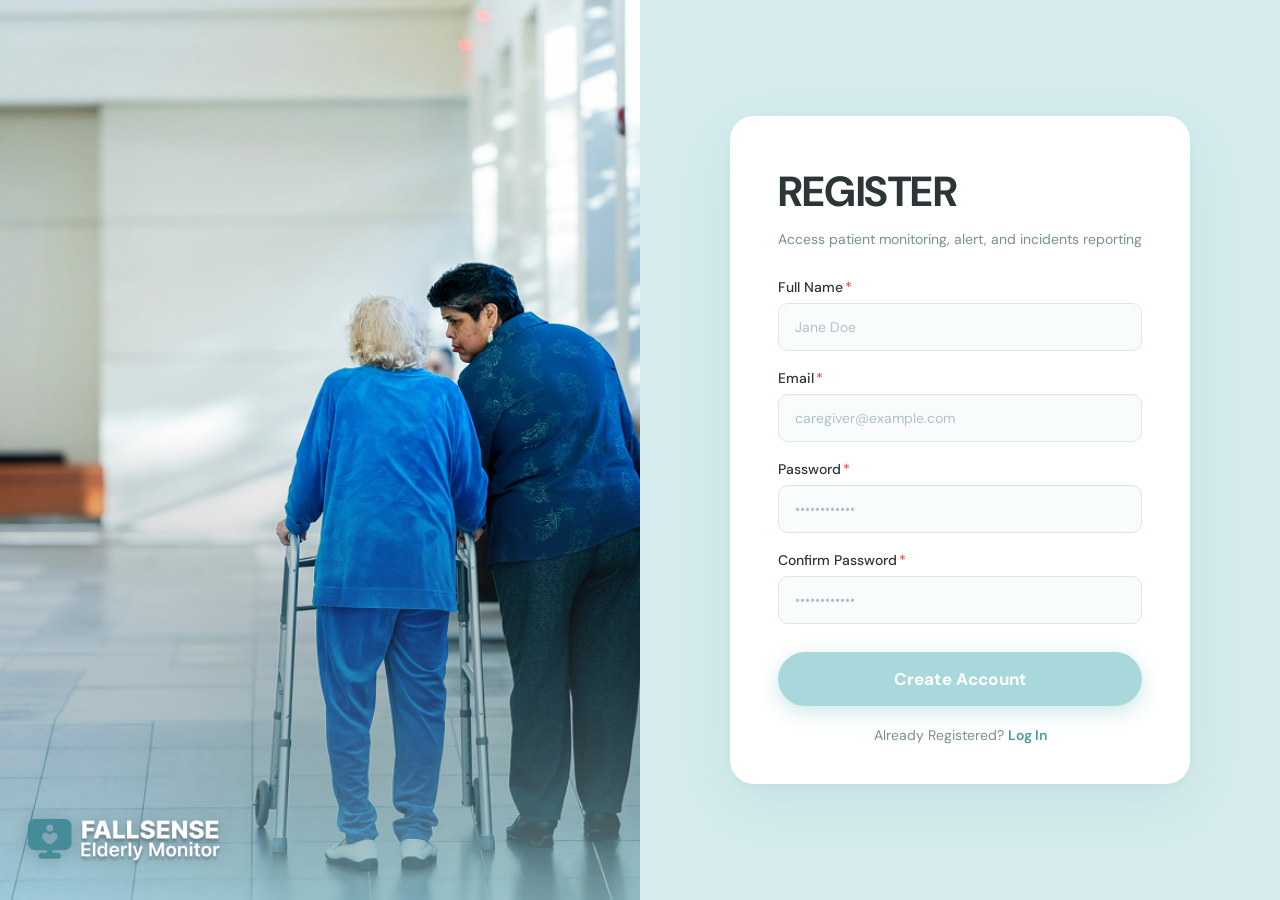
<file: frontend/caregiver/register.html>
<!DOCTYPE html>
<html lang="en">
<head>
  <meta charset="UTF-8" />
  <meta name="viewport" content="width=device-width, initial-scale=1.0" />
  <title>FallSense – Register</title>
  <link rel="preconnect" href="https://fonts.googleapis.com" />
  <link rel="preconnect" href="https://fonts.gstatic.com" crossorigin />
  <link href="https://fonts.googleapis.com/css2?family=DM+Sans:wght@400;500;600;700&family=Fraunces:wght@700;900&display=swap" rel="stylesheet" />
  <link rel="stylesheet" href="assets/css/auth.css" />
</head>
<body>

<div class="page page--register">

  <!-- LEFT: background image + logo -->
  <div class="left-panel">
    <img class="bg-img" src="assets/bg2.png" alt="Caregiver assisting elderly patient" />

    <div class="brand-overlay">
      <div class="logo-fallback">
        <img class="logo-img" src="assets/logo2.png" alt="FallSense Logo"
             onerror="this.style.display='none'; this.nextElementSibling.style.display='flex';" />
        <!-- SVG fallback shown only if logo2.png fails to load -->
        <div class="logo-fallback-panel">
          <div class="logo-icon">
            <svg viewBox="0 0 24 24" xmlns="http://www.w3.org/2000/svg">
              <circle cx="12" cy="7" r="3.5"/>
              <path d="M5 20c0-3.866 3.134-7 7-7s7 3.134 7 7" stroke="white" stroke-width="2" fill="none" stroke-linecap="round"/>
            </svg>
          </div>
          <div class="logo-text-wrap">
            <span class="logo-name">FallSense</span>
            <span class="logo-sub">Elderly Monitor</span>
          </div>
        </div>
      </div>
    </div>
  </div>

  <!-- RIGHT: register card -->
  <div class="right-panel">
    <div class="card">
      <h1 class="card-title">REGISTER</h1>
      <p class="card-subtitle">Access patient monitoring, alert, and incidents reporting</p>

      <div id="registerMessage" class="form-message" role="alert" hidden></div>

      <form id="caregiverRegisterForm" class="register-form" novalidate>
        <div class="field">
          <label for="fullname">Full Name<span class="req">*</span></label>
          <input
            type="text"
            id="fullname"
            name="fullname"
            placeholder="Jane Doe"
            autocomplete="name"
            required
          />
        </div>

        <div class="field">
          <label for="email">Email<span class="req">*</span></label>
          <input
            type="email"
            id="email"
            name="email"
            placeholder="caregiver@example.com"
            autocomplete="email"
            required
          />
        </div>

        <div class="field">
          <label for="password">Password<span class="req">*</span></label>
          <input
            type="password"
            id="password"
            name="password"
            placeholder="••••••••••••"
            autocomplete="new-password"
            minlength="6"
            required
          />
        </div>

        <div class="field">
          <label for="confirmPassword">Confirm Password<span class="req">*</span></label>
          <input
            type="password"
            id="confirmPassword"
            name="confirmPassword"
            placeholder="••••••••••••"
            autocomplete="new-password"
            minlength="6"
            required
          />
        </div>

        <button class="btn-signin" type="submit">Create Account</button>
      </form>

      <p class="register-row">
        Already Registered? <a href="login.html">Log In</a>
      </p>
    </div>
  </div>

</div>

<script>
  window.BACKEND_URL = "http://localhost:5000";
</script>
<script src="assets/js/api.js"></script>
<script src="assets/js/auth.js"></script>

</body>
</html>
</file>
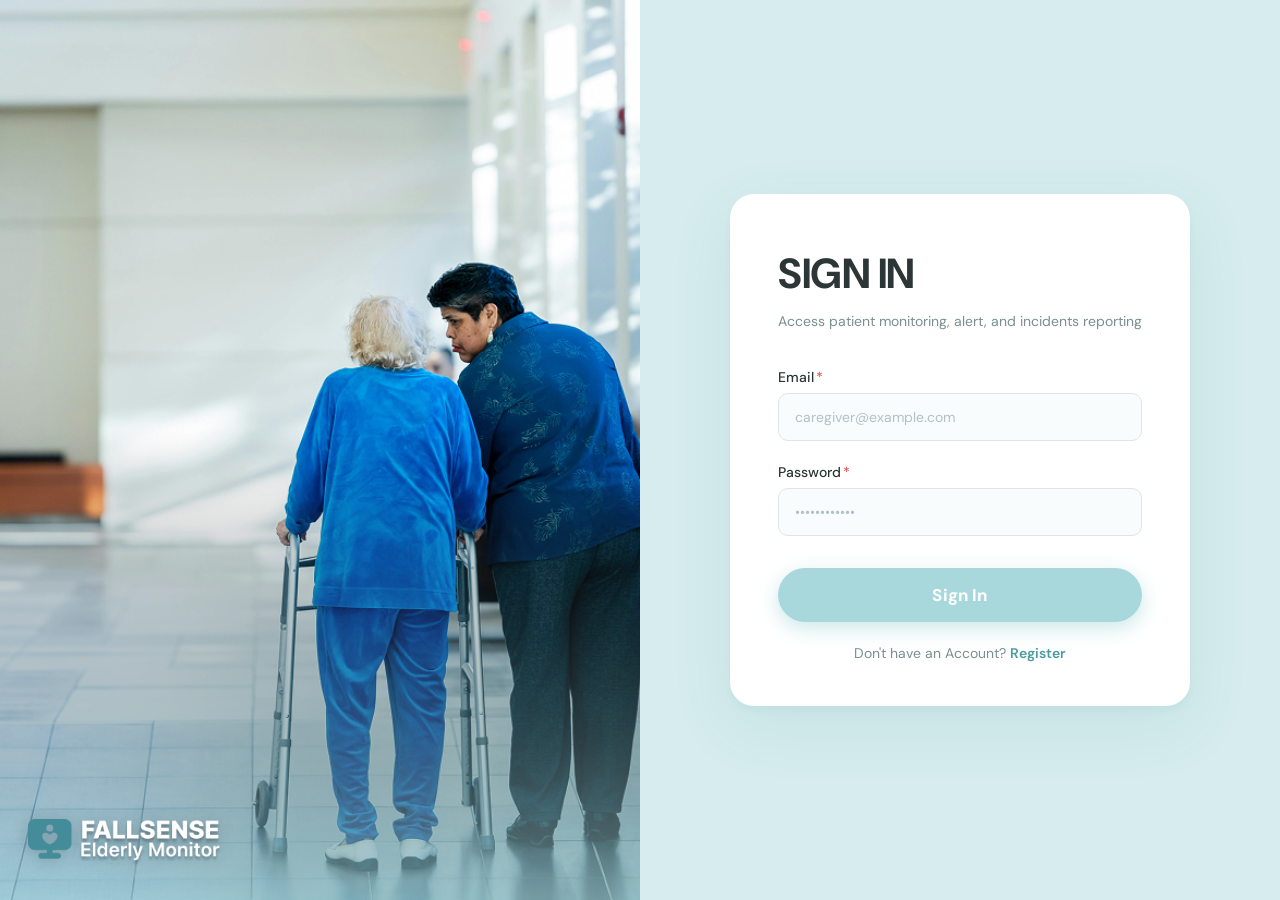
<file: frontend/caregiver/reports.html>
<!DOCTYPE html>
<html lang="en">
  <head>
    <meta charset="UTF-8" />
    <meta name="viewport" content="width=device-width, initial-scale=1.0" />
    <title>FallSense – Reports</title>
    <link rel="preconnect" href="https://fonts.googleapis.com" />
    <link rel="preconnect" href="https://fonts.gstatic.com" crossorigin />
    <link
      href="https://fonts.googleapis.com/css2?family=DM+Sans:ital,opsz,wght@0,9..40,400;0,9..40,500;0,9..40,600;0,9..40,700;1,9..40,400&family=Fraunces:wght@700;900&display=swap"
      rel="stylesheet"
    />
    <link rel="stylesheet" href="assets/css/dashboard.css" />
    <link rel="stylesheet" href="assets/css/reports.css" />
    <link rel="stylesheet" href="assets/css/medication-reminder.css" />
  </head>
  <body class="reports-page">
    
    <header class="top-bar">
      <a class="navbar-brand" href="index.html">
        <img
          class="brand-logo"
          src="assets/logo.png"
          alt="FallSense – Elderly Monitor"
          onerror="this.style.display='none'; this.nextElementSibling.style.display='block';"
        />
        <span class="brand-text" style="display: none">FallSense</span>
      </a>
      <div class="top-bar-actions">
        <button
          type="button"
          class="btn-nav-menu"
          id="navMenuOpen"
          aria-expanded="false"
          aria-controls="navModal"
        >
          <svg viewBox="0 0 24 24">
            <line x1="3" y1="6" x2="21" y2="6" />
            <line x1="3" y1="12" x2="21" y2="12" />
            <line x1="3" y1="18" x2="21" y2="18" />
          </svg>
          Menu
        </button>
      </div>
    </header>

    <div
      class="modal-overlay"
      id="navModal"
      role="dialog"
      aria-modal="true"
      aria-labelledby="navModalTitle"
    >
      <div class="modal-box nav-modal-box">
        <div class="modal-header">
          <span class="modal-title" id="navModalTitle">Navigation</span>
          <button
            type="button"
            class="modal-close"
            id="navModalClose"
            aria-label="Close menu"
          >
            ✕
          </button>
        </div>

        <ul class="nav-links">
          <li>
            <a href="index.html">
              <svg viewBox="0 0 24 24">
                <rect x="3" y="3" width="7" height="7" rx="1" />
                <rect x="14" y="3" width="7" height="7" rx="1" />
                <rect x="3" y="14" width="7" height="7" rx="1" />
                <rect x="14" y="14" width="7" height="7" rx="1" />
              </svg>
              Dashboard
            </a>
          </li>
          <li>
            <a href="alerts.html">
              <svg viewBox="0 0 24 24">
                <path d="M18 8A6 6 0 006 8c0 7-3 9-3 9h18s-3-2-3-9" />
                <path d="M13.73 21a2 2 0 01-3.46 0" />
              </svg>
              Alerts
            </a>
          </li>
          <li>
            <a href="monitoring.html">
              <svg viewBox="0 0 24 24">
                <path d="M2 12s3-7 10-7 10 7 10 7-3 7-10 7-10-7-10-7z" />
                <circle cx="12" cy="12" r="3" />
              </svg>
              Monitoring
            </a>
          </li>
          <li>
            <a href="reports.html" class="active">
              <svg viewBox="0 0 24 24">
                <path
                  d="M14 2H6a2 2 0 00-2 2v16a2 2 0 002 2h12a2 2 0 002-2V8z"
                />
                <polyline points="14 2 14 8 20 8" />
                <line x1="16" y1="13" x2="8" y2="13" />
                <line x1="16" y1="17" x2="8" y2="17" />
                <polyline points="10 9 9 9 8 9" />
              </svg>
              Reports
            </a>
          </li>
          <li><a href="medicine.html">
            <svg viewBox="0 0 24 24">
              <path d="M19 9h-2V7a7 7 0 10-14 0v2H1v13h18V9z"/>
              <line x1="10" y1="13" x2="10" y2="17"/>
              <line x1="8" y1="15" x2="12" y2="15"/>
            </svg>Medications</a>
          </li>
      
        </ul>

        <div class="nav-modal-divider"></div>

        <div class="nav-modal-footer">
          <button type="button" class="btn-logout" data-action="logout">
            <svg viewBox="0 0 24 24">
              <path d="M9 21H5a2 2 0 01-2-2V5a2 2 0 012-2h4" />
              <polyline points="16 17 21 12 16 7" />
              <line x1="21" y1="12" x2="9" y2="12" />
            </svg>
            Logout
          </button>
        </div>
      </div>
    </div>

    <main>
      <div class="hero-banner">
        <div class="hero-inner">
          <div class="hero-text">
            <div class="eyebrow"><span></span> AI incident records</div>
            <h1>AI Activity Incident Logs</h1>
            <p>
              Filter by date, type, and severity.
            </p>
          </div>
          <div class="hero-actions">
            <button
              type="button"
              class="btn btn-hero-ghost"
              id="incidentPdfStructureButton"
            >
              <svg viewBox="0 0 24 24">
                <path
                  d="M14 2H6a2 2 0 00-2 2v16a2 2 0 002 2h12a2 2 0 002-2V8z"
                />
                <polyline points="14 2 14 8 20 8" />
              </svg>
              AI Log Structure
            </button>
            <button type="button" class="btn btn-hero-primary" id="incidentCsvButton">
              <svg viewBox="0 0 24 24">
                <path d="M21 15v4a2 2 0 01-2 2H5a2 2 0 01-2-2v-4" />
                <polyline points="7 10 12 15 17 10" />
                <line x1="12" y1="15" x2="12" y2="3" />
              </svg>
              Export AI Logs CSV
            </button>
          </div>
        </div>
      </div>

      <div class="summary-row">
        <div class="summary-card">
          <div class="summary-icon red">
            <svg viewBox="0 0 24 24">
              <polygon points="7.86 2 16.14 2 22 7.86 22 16.14 16.14 22 7.86 22 2 16.14 2 7.86 7.86 2" />
              <line x1="12" y1="8" x2="12" y2="12" />
              <line x1="12" y1="16" x2="12.01" y2="16" />
            </svg>
          </div>
          <div class="summary-info">
            <div class="summary-value" id="incidentSummaryCount">0</div>
            <div class="summary-label">Total AI Incidents</div>
          </div>
        </div>
        <div class="summary-card">
          <div class="summary-icon red">
            <svg viewBox="0 0 24 24">
              <path d="M17 21v-2a4 4 0 00-4-4H5a4 4 0 00-4 4v2" />
              <circle cx="9" cy="7" r="4" />
              <line x1="18" y1="8" x2="23" y2="13" />
              <line x1="23" y1="8" x2="18" y2="13" />
            </svg>
          </div>
          <div class="summary-info">
            <div class="summary-value" id="fallCount">0</div>
            <div class="summary-label">Fall Events</div>
          </div>
        </div>
        <div class="summary-card">
          <div class="summary-icon amber">
            <svg viewBox="0 0 24 24">
              <circle cx="12" cy="12" r="10" />
              <polyline points="12 6 12 12 16 14" />
            </svg>
          </div>
          <div class="summary-info">
            <div class="summary-value" id="pendingCount">0</div>
            <div class="summary-label">Pending Review</div>
          </div>
        </div>
        <div class="summary-card">
          <div class="summary-icon green">
            <svg viewBox="0 0 24 24">
              <path d="M22 11.08V12a10 10 0 11-5.93-9.14" />
              <polyline points="22 4 12 14.01 9 11.01" />
            </svg>
          </div>
          <div class="summary-info">
            <div class="summary-value" id="resolvedCount">0</div>
            <div class="summary-label">Resolved</div>
          </div>
        </div>
      </div>

      <div class="card">
        <div class="card-header">
          <div>
            <div class="card-title">AI Incident Logs</div>
            <div class="card-sub">Filter AI-detected incident logs by date range, severity, or type</div>
          </div>
          <form id="incidentFilterForm" class="filter-form">
            <div class="filter-group">
              <label class="filter-label" for="incidentStartDate">From</label>
              <input id="incidentStartDate" type="date" class="filter-input" />
            </div>
            <div class="filter-group">
              <label class="filter-label" for="incidentEndDate">To</label>
              <input id="incidentEndDate" type="date" class="filter-input" />
            </div>
            <div class="filter-group">
              <label class="filter-label" for="incidentSeverityFilter">Severity</label>
              <select id="incidentSeverityFilter" class="filter-select">
                <option value="">All severities</option>
                <option value="low">Low</option>
                <option value="medium">Medium</option>
                <option value="high">High</option>
                <option value="critical">Critical</option>
              </select>
            </div>
            <div class="filter-group">
              <label class="filter-label" for="incidentTypeFilter">Type</label>
              <select id="incidentTypeFilter" class="filter-select">
                <option value="">All types</option>
                <option value="fall">Fall</option>
                <option value="sos">SOS</option>
                <option value="security">Security</option>
                <option value="inactivity">Inactivity</option>
              </select>
            </div>
            <button class="btn-filter" type="submit">Apply</button>
          </form>
        </div>

        <div class="table-wrap">
          <table>
            <thead>
              <tr>
                <th>Type</th>
                <th>Patient</th>
                <th>Severity</th>
                <th>Status</th>
                <th>Occurred</th>
                <th>AI Details</th>
              </tr>
            </thead>
            <tbody id="incidentReportsBody"></tbody>
          </table>
        </div>
      </div>
    </main>

    <script>
      window.BACKEND_URL = "http://localhost:5000";
    </script>
    <script src="https://cdn.socket.io/4.7.5/socket.io.min.js"></script>
    <script src="assets/js/api.js"></script>
    <script src="assets/js/socket.js"></script>
    <script src="assets/js/medication-reminder.js"></script>
    <script src="assets/js/reports.js"></script>
  </body>
</html>
</file>
<file: frontend/caregiver/assets/css/dashboard.css>
*,
*::before,
*::after {
  box-sizing: border-box;
  margin: 0;
  padding: 0;
}

:root {
  --teal: #5bafb4;
  --teal-dark: #4a9ba0;
  --teal-darker: #357b80;
  --teal-light: #a8d8db;
  --teal-pale: #c8e9eb;
  --teal-bg: #d6ecee;
  --page-bg: #eaf5f6;
  --card-bg: #ffffff;
  --surface: #f2f9fa;
  --surface-2: #e6f3f5;
  --border: rgba(91, 175, 180, 0.2);
  --border-dark: rgba(91, 175, 180, 0.35);
  --text: #1e3335;
  --text-2: #2d4a4d;
  --muted: #6a9094;
  --red: #d94f4f;
  --amber: #d9870f;
  --green: #2e9e63;
}

html {
  font-size: 15px;
}

body {
  font-family: "DM Sans", sans-serif;
  background: var(--page-bg);
  color: var(--text);
  min-height: 100vh;
  display: flex;
  flex-direction: column;
  overflow-x: hidden;
}

::-webkit-scrollbar {
  width: 6px;
}
::-webkit-scrollbar-track {
  background: var(--teal-pale);
}
::-webkit-scrollbar-thumb {
  background: var(--teal-light);
  border-radius: 3px;
}

.top-bar {
  position: sticky;
  top: 0;
  z-index: 100;
  background: rgba(255, 255, 255, 0.88);
  border-bottom: 1px solid var(--border);
  display: flex;
  align-items: center;
  justify-content: space-between;
  padding: 0 28px;
  height: 60px;
  backdrop-filter: blur(12px);
  -webkit-backdrop-filter: blur(12px);
}

.navbar-brand {
  display: flex;
  align-items: center;
  text-decoration: none;
}

.brand-logo {
  height: 25px;
  width: auto;
  display: block;
}

.brand-text {
  font-family: "Fraunces", serif;
  font-size: 18px;
  font-weight: 700;
  color: var(--teal-dark);
}

.top-bar-actions {
  display: flex;
  align-items: center;
  gap: 8px;
}

.btn-nav-menu {
  display: flex;
  align-items: center;
  justify-content: center;
  gap: 8px;
  padding: 8px 14px;
  border: 1.5px solid var(--border-dark);
  border-radius: 10px;
  background: var(--surface);
  color: var(--text);
  font-family: "DM Sans", sans-serif;
  font-size: 13px;
  font-weight: 600;
  cursor: pointer;
  transition:
    color 0.15s,
    border-color 0.15s,
    background 0.15s;
}

.btn-nav-menu:hover {
  border-color: var(--teal);
  background: rgba(91, 175, 180, 0.1);
  color: var(--teal-dark);
}

.btn-nav-menu svg {
  width: 18px;
  height: 18px;
  stroke: currentColor;
  fill: none;
  stroke-width: 2;
  stroke-linecap: round;
  stroke-linejoin: round;
}

.nav-modal-box {
  max-width: 380px;
  padding: 24px 28px 28px;
}

.nav-links {
  display: flex;
  flex-direction: column;
  gap: 4px;
  list-style: none;
  margin: 0;
  padding: 0;
}

.nav-links a {
  display: flex;
  align-items: center;
  gap: 10px;
  padding: 12px 16px;
  border-radius: 10px;
  font-size: 14px;
  font-weight: 500;
  color: var(--muted);
  text-decoration: none;
  transition:
    color 0.15s,
    background 0.15s;
}

.nav-links a:hover {
  color: var(--text);
  background: rgba(91, 175, 180, 0.1);
}
.nav-links a.active {
  color: var(--teal-dark);
  background: rgba(91, 175, 180, 0.12);
  font-weight: 600;
}
.nav-links a svg {
  width: 18px;
  height: 18px;
  stroke: currentColor;
  fill: none;
  stroke-width: 2;
  stroke-linecap: round;
  stroke-linejoin: round;
  flex-shrink: 0;
}

.nav-modal-divider {
  height: 1px;
  background: var(--border);
  margin: 16px 0;
}

.nav-modal-footer {
  display: flex;
  flex-direction: column;
  gap: 10px;
}

.btn-logout {
  display: flex;
  align-items: center;
  justify-content: center;
  gap: 8px;
  width: 100%;
  padding: 12px 16px;
  border: 1.5px solid var(--border-dark);
  border-radius: 10px;
  background: transparent;
  color: var(--muted);
  font-family: "DM Sans", sans-serif;
  font-size: 14px;
  font-weight: 500;
  cursor: pointer;
  transition:
    color 0.15s,
    border-color 0.15s,
    background 0.15s;
}

.btn-logout:hover {
  color: var(--teal-dark);
  border-color: var(--teal);
  background: rgba(91, 175, 180, 0.08);
}
.btn-logout svg {
  width: 18px;
  height: 18px;
  stroke: currentColor;
  fill: none;
  stroke-width: 2;
  stroke-linecap: round;
  stroke-linejoin: round;
}

main {
  flex: 1;
  padding: 24px 28px;
  display: flex;
  flex-direction: column;
  gap: 20px;
}

.hero-banner {
  position: relative;
  border-radius: 20px;
  padding: 28px 36px;
  overflow: hidden;
  background: linear-gradient(
    135deg,
    var(--teal) 0%,
    var(--teal-dark) 50%,
    var(--teal-darker) 100%
  );
  box-shadow: 0 8px 32px rgba(91, 175, 180, 0.3);
}

.hero-banner::before {
  content: "";
  position: absolute;
  top: -60px;
  right: -60px;
  width: 260px;
  height: 260px;
  border-radius: 50%;
  background: radial-gradient(
    circle,
    rgba(255, 255, 255, 0.12) 0%,
    transparent 70%
  );
  pointer-events: none;
}

.hero-banner::after {
  content: "";
  position: absolute;
  inset: 0;
  background-image:
    linear-gradient(rgba(255, 255, 255, 0.05) 1px, transparent 1px),
    linear-gradient(90deg, rgba(255, 255, 255, 0.05) 1px, transparent 1px);
  background-size: 32px 32px;
  pointer-events: none;
  border-radius: 20px;
}

.hero-inner {
  position: relative;
  z-index: 1;
  display: flex;
  align-items: center;
  justify-content: space-between;
  gap: 20px;
}

.hero-text .eyebrow {
  font-size: 11px;
  font-weight: 600;
  letter-spacing: 0.1em;
  text-transform: uppercase;
  color: rgba(255, 255, 255, 0.75);
  margin-bottom: 8px;
  display: flex;
  align-items: center;
  gap: 6px;
}

.hero-text .eyebrow span {
  display: inline-block;
  width: 6px;
  height: 6px;
  border-radius: 50%;
  background: white;
  animation: pulse 2s infinite;
}

@keyframes pulse {
  0%,
  100% {
    opacity: 1;
    transform: scale(1);
  }
  50% {
    opacity: 0.4;
    transform: scale(1.5);
  }
}

.hero-text h1 {
  font-family: "Fraunces", serif;
  font-size: 22px;
  font-weight: 700;
  color: #ffffff;
  line-height: 1.3;
  margin-bottom: 8px;
  max-width: 540px;
}

.hero-text p {
  font-size: 13px;
  color: rgba(255, 255, 255, 0.7);
  line-height: 1.6;
  max-width: 480px;
}

.hero-stats {
  display: flex;
  gap: 14px;
  flex-shrink: 0;
}

.hero-stat {
  text-align: center;
  background: rgba(255, 255, 255, 0.15);
  border: 1px solid rgba(255, 255, 255, 0.25);
  border-radius: 14px;
  padding: 14px 20px;
  min-width: 90px;
}

.hero-stat-number {
  font-family: "Fraunces", serif;
  font-size: 26px;
  font-weight: 700;
  color: white;
  line-height: 1;
}

.hero-stat-label {
  font-size: 11px;
  color: rgba(255, 255, 255, 0.7);
  margin-top: 4px;
  font-weight: 500;
}

.stat-row {
  display: grid;
  grid-template-columns: repeat(auto-fit, minmax(min(100%, 240px), 1fr));
  gap: 14px;
}

.stat-card {
  background: var(--card-bg);
  border: 1px solid var(--border);
  border-radius: 16px;
  padding: 18px 20px;
  display: grid;
  grid-template-columns: auto 1fr auto;
  align-items: center;
  gap: 12px 14px;
  min-width: 0;
  transition:
    border-color 0.2s,
    transform 0.15s,
    box-shadow 0.2s;
  animation: fadeUp 0.5s both;
  box-shadow: 0 2px 8px rgba(91, 175, 180, 0.06);
}

.stat-card:hover {
  border-color: var(--teal-light);
  transform: translateY(-2px);
  box-shadow: 0 6px 20px rgba(91, 175, 180, 0.12);
}
.stat-card:nth-child(1) {
  animation-delay: 0.05s;
}
.stat-card:nth-child(2) {
  animation-delay: 0.1s;
}
.stat-card:nth-child(3) {
  animation-delay: 0.15s;
}
.stat-card:nth-child(4) {
  animation-delay: 0.2s;
}

@keyframes fadeUp {
  from {
    opacity: 0;
    transform: translateY(16px);
  }
  to {
    opacity: 1;
    transform: translateY(0);
  }
}

.stat-icon {
  width: 44px;
  height: 44px;
  border-radius: 12px;
  display: flex;
  align-items: center;
  justify-content: center;
  flex-shrink: 0;
}

.stat-icon svg {
  width: 20px;
  height: 20px;
  stroke: currentColor;
  fill: none;
  stroke-width: 2;
  stroke-linecap: round;
  stroke-linejoin: round;
}
.stat-icon.teal {
  background: rgba(91, 175, 180, 0.12);
  color: var(--teal-dark);
}
.stat-icon.red {
  background: rgba(217, 79, 79, 0.1);
  color: var(--red);
}
.stat-icon.amber {
  background: rgba(217, 135, 15, 0.1);
  color: var(--amber);
}
.stat-icon.green {
  background: rgba(46, 158, 99, 0.1);
  color: var(--green);
}

.stat-info {
  min-width: 0;
}
.stat-value {
  font-size: clamp(18px, 2.5vw, 22px);
  font-weight: 700;
  color: var(--text);
  line-height: 1;
}
.stat-label {
  font-size: clamp(11px, 1.8vw, 12px);
  color: var(--muted);
  margin-top: 3px;
  line-height: 1.35;
  word-break: break-word;
}

.stat-trend {
  font-size: 11px;
  font-weight: 600;
  padding: 3px 8px;
  border-radius: 999px;
  white-space: nowrap;
  justify-self: end;
}
.stat-trend.up {
  background: rgba(46, 158, 99, 0.1);
  color: var(--green);
}
.stat-trend.down {
  background: rgba(217, 79, 79, 0.1);
  color: var(--red);
}
.stat-trend.neu {
  background: rgba(91, 175, 180, 0.12);
  color: var(--teal-dark);
}

.card {
  background: var(--card-bg);
  border: 1px solid var(--border);
  border-radius: 20px;
  padding: 22px 24px;
  box-shadow: 0 2px 8px rgba(91, 175, 180, 0.06);
}

.card-header {
  display: flex;
  align-items: center;
  justify-content: space-between;
  margin-bottom: 18px;
  gap: 12px;
  flex-wrap: wrap;
}

.card-title {
  font-size: 15px;
  font-weight: 600;
  color: var(--text);
}
.card-sub {
  font-size: 12px;
  color: var(--muted);
  margin-top: 2px;
}

.patient-grid {
  display: grid;
  grid-template-columns: repeat(3, 1fr);
  gap: 14px;
  margin-bottom: 4px;
}

.patient-card {
  background: var(--surface);
  border: 1px solid var(--border);
  border-radius: 16px;
  padding: 16px 18px;
  transition:
    border-color 0.2s,
    transform 0.15s,
    box-shadow 0.15s;
  position: relative;
  overflow: hidden;
}

.patient-card::before {
  content: "";
  position: absolute;
  top: 0;
  left: 0;
  right: 0;
  height: 3px;
  border-radius: 16px 16px 0 0;
}

.patient-card.stable::before {
  background: var(--green);
}
.patient-card.alert::before {
  background: var(--red);
}
.patient-card.warning::before {
  background: var(--amber);
}

.patient-card:hover {
  border-color: var(--teal-light);
  transform: translateY(-2px);
  box-shadow: 0 6px 18px rgba(91, 175, 180, 0.12);
}

.patient-header {
  display: flex;
  align-items: center;
  gap: 10px;
  margin-bottom: 12px;
}

.patient-avatar {
  width: 36px;
  height: 36px;
  border-radius: 50%;
  background: rgba(91, 175, 180, 0.15);
  border: 1.5px solid var(--teal-pale);
  display: flex;
  align-items: center;
  justify-content: center;
  font-size: 13px;
  font-weight: 700;
  color: var(--teal-dark);
  flex-shrink: 0;
}

.patient-name {
  font-size: 14px;
  font-weight: 600;
  color: var(--text);
}
.patient-room {
  font-size: 11px;
  color: var(--muted);
}

.patient-status {
  display: inline-flex;
  align-items: center;
  gap: 5px;
  font-size: 11px;
  font-weight: 600;
  padding: 3px 9px;
  border-radius: 999px;
  margin-bottom: 10px;
}

.patient-status-dot {
  width: 5px;
  height: 5px;
  border-radius: 50%;
  flex-shrink: 0;
}
.patient-status.stable {
  background: rgba(46, 158, 99, 0.1);
  color: var(--green);
}
.patient-status.stable .patient-status-dot {
  background: var(--green);
}
.patient-status.alert {
  background: rgba(217, 79, 79, 0.1);
  color: var(--red);
}
.patient-status.alert .patient-status-dot {
  background: var(--red);
  animation: pulse 1.2s infinite;
}
.patient-status.warning {
  background: rgba(217, 135, 15, 0.1);
  color: var(--amber);
}
.patient-status.warning .patient-status-dot {
  background: var(--amber);
}

.patient-vitals {
  display: grid;
  grid-template-columns: 1fr 1fr;
  gap: 6px;
}

.patient-actions {
  display: flex;
  flex-wrap: wrap;
  gap: 8px;
  margin-top: 12px;
}

.vital-item {
  background: rgba(91, 175, 180, 0.07);
  border-radius: 8px;
  padding: 6px 8px;
}

.vital-label {
  font-size: 10px;
  color: var(--muted);
  margin-bottom: 1px;
}
.vital-value {
  font-size: 13px;
  font-weight: 600;
  color: var(--text-2);
}

.main-grid {
  display: grid;
  grid-template-columns: 1fr;
  gap: 20px;
}

.actions-grid {
  display: grid;
  grid-template-columns: repeat(2, 1fr);
  gap: 10px;
  margin-bottom: 18px;
}

.action-btn {
  display: flex;
  align-items: center;
  gap: 10px;
  padding: 12px 14px;
  border-radius: 12px;
  border: 1.5px solid var(--border);
  background: var(--surface);
  color: var(--text-2);
  font-family: "DM Sans", sans-serif;
  font-size: 13px;
  font-weight: 500;
  cursor: pointer;
  transition:
    border-color 0.15s,
    background 0.15s,
    transform 0.12s,
    box-shadow 0.15s;
  text-align: left;
}

.action-btn:hover {
  transform: translateY(-1px);
  border-color: var(--teal);
  background: rgba(91, 175, 180, 0.07);
  box-shadow: 0 4px 12px rgba(91, 175, 180, 0.1);
}
.action-btn:disabled {
  opacity: 0.55;
  cursor: not-allowed;
  transform: none;
}
.action-btn svg {
  width: 16px;
  height: 16px;
  stroke: currentColor;
  fill: none;
  stroke-width: 2;
  stroke-linecap: round;
  stroke-linejoin: round;
  flex-shrink: 0;
}
.action-btn.primary {
  background: rgba(91, 175, 180, 0.1);
  border-color: var(--teal-light);
  color: var(--teal-dark);
  font-weight: 600;
}
.action-btn.primary:hover {
  background: rgba(91, 175, 180, 0.18);
  border-color: var(--teal);
}
.action-btn.danger:hover {
  border-color: rgba(217, 79, 79, 0.5);
  background: rgba(217, 79, 79, 0.05);
  color: var(--red);
}

.sub-grid {
  display: grid;
  grid-template-columns: 1fr 1fr;
  gap: 14px;
}

.sub-card {
  background: var(--surface);
  border: 1px solid var(--border);
  border-radius: 14px;
  padding: 14px 16px;
}

.sub-card-header {
  display: flex;
  align-items: center;
  justify-content: space-between;
  margin-bottom: 12px;
}

.sub-card-title {
  font-size: 13px;
  font-weight: 600;
  color: var(--text);
}

.pill {
  font-size: 10px;
  font-weight: 600;
  padding: 3px 9px;
  border-radius: 999px;
  letter-spacing: 0.04em;
  text-transform: capitalize;
}
.pill.teal {
  background: rgba(91, 175, 180, 0.12);
  color: var(--teal-dark);
}
.pill.green {
  background: rgba(46, 158, 99, 0.1);
  color: var(--green);
}
.pill.red {
  background: rgba(217, 79, 79, 0.1);
  color: var(--red);
}
.pill.amber {
  background: rgba(217, 135, 15, 0.1);
  color: var(--amber);
}

.med-list {
  display: flex;
  flex-direction: column;
  gap: 8px;
}

.med-item {
  display: flex;
  align-items: flex-start;
  gap: 10px;
  padding: 8px 10px;
  background: rgba(91, 175, 180, 0.05);
  border-radius: 10px;
  border: 1px solid transparent;
  transition: border-color 0.15s;
}
.med-item:hover {
  border-color: var(--border);
}

.med-dot {
  width: 8px;
  height: 8px;
  border-radius: 50%;
  flex-shrink: 0;
  margin-top: 4px;
}
.med-info {
  flex: 1;
  min-width: 0;
}
.med-name {
  font-size: 12px;
  font-weight: 500;
  color: var(--text);
}
.med-time {
  font-size: 11px;
  color: var(--muted);
}
.med-status {
  font-size: 11px;
  font-weight: 600;
  text-transform: capitalize;
}

.med-actions {
  display: flex;
  flex-wrap: wrap;
  gap: 6px;
  margin-top: 8px;
}

.btn-chip {
  padding: 4px 10px;
  border-radius: 8px;
  border: 1px solid var(--border);
  background: var(--card-bg);
  color: var(--text-2);
  font-family: "DM Sans", sans-serif;
  font-size: 11px;
  font-weight: 600;
  cursor: pointer;
  transition:
    border-color 0.15s,
    background 0.15s;
}

.btn-chip:hover {
  border-color: var(--teal);
  background: rgba(91, 175, 180, 0.08);
}
.btn-chip.primary {
  background: rgba(91, 175, 180, 0.12);
  border-color: var(--teal-light);
  color: var(--teal-dark);
}
.btn-chip.warn:hover {
  border-color: var(--amber);
  color: var(--amber);
}
.btn-chip.danger:hover {
  border-color: var(--red);
  color: var(--red);
  background: rgba(217, 79, 79, 0.06);
}

.camera-status {
  display: flex;
  align-items: center;
  gap: 8px;
  margin-bottom: 10px;
}

.camera-indicator {
  width: 10px;
  height: 10px;
  border-radius: 50%;
  background: var(--red);
  animation: pulse 2s infinite;
  flex-shrink: 0;
}
.camera-indicator.online {
  background: var(--green);
  animation: none;
}

.camera-label {
  font-size: 13px;
  color: var(--muted);
}
.camera-meta {
  font-size: 12px;
  color: var(--muted);
  margin-bottom: 8px;
}

.camera-hint {
  font-size: 12px;
  color: var(--muted);
  line-height: 1.5;
  padding: 8px 10px;
  background: rgba(91, 175, 180, 0.06);
  border-radius: 8px;
}

.alerts-list {
  display: flex;
  flex-direction: column;
  gap: 10px;
}

.alert-item {
  display: flex;
  flex-direction: column;
  gap: 10px;
  padding: 12px 14px;
  background: var(--surface);
  border-radius: 12px;
  border: 1px solid var(--border);
  border-left: 3px solid transparent;
  transition:
    background 0.15s,
    box-shadow 0.15s;
}

.alert-item-top {
  display: flex;
  gap: 12px;
}

.alert-item:hover {
  background: var(--surface-2);
  box-shadow: 0 2px 8px rgba(91, 175, 180, 0.08);
}
.alert-item.critical {
  border-left-color: var(--red);
}
.alert-item.warning {
  border-left-color: var(--amber);
}
.alert-item.info {
  border-left-color: var(--teal);
}

.alert-icon {
  width: 32px;
  height: 32px;
  border-radius: 8px;
  display: flex;
  align-items: center;
  justify-content: center;
  flex-shrink: 0;
}
.alert-icon svg {
  width: 14px;
  height: 14px;
  stroke: currentColor;
  fill: none;
  stroke-width: 2;
  stroke-linecap: round;
  stroke-linejoin: round;
}
.alert-item.critical .alert-icon {
  background: rgba(217, 79, 79, 0.1);
  color: var(--red);
}
.alert-item.warning .alert-icon {
  background: rgba(217, 135, 15, 0.1);
  color: var(--amber);
}
.alert-item.info .alert-icon {
  background: rgba(91, 175, 180, 0.12);
  color: var(--teal-dark);
}

.alert-body {
  flex: 1;
  min-width: 0;
}
.alert-title {
  font-size: 13px;
  font-weight: 600;
  color: var(--text);
  margin-bottom: 2px;
}
.alert-desc {
  font-size: 12px;
  color: var(--muted);
  line-height: 1.4;
}
.alert-time {
  font-size: 11px;
  color: var(--muted);
  margin-top: 4px;
}

.alert-meta {
  display: flex;
  flex-wrap: wrap;
  gap: 6px;
  align-items: center;
}

.alert-badge {
  font-size: 10px;
  font-weight: 600;
  padding: 2px 8px;
  border-radius: 999px;
  text-transform: capitalize;
}

.alert-badge.severity-critical {
  background: rgba(217, 79, 79, 0.1);
  color: var(--red);
}
.alert-badge.severity-high,
.alert-badge.severity-medium {
  background: rgba(217, 135, 15, 0.1);
  color: var(--amber);
}
.alert-badge.severity-low {
  background: rgba(91, 175, 180, 0.12);
  color: var(--teal-dark);
}
.alert-badge.status-new {
  background: rgba(91, 175, 180, 0.12);
  color: var(--teal-dark);
}
.alert-badge.status-acknowledged {
  background: rgba(217, 135, 15, 0.1);
  color: var(--amber);
}
.alert-badge.status-resolved {
  background: rgba(46, 158, 99, 0.1);
  color: var(--green);
}

.alert-actions {
  display: flex;
  flex-wrap: wrap;
  gap: 8px;
}

.btn-link {
  background: none;
  border: none;
  font-size: 12px;
  font-weight: 600;
  color: var(--teal-dark);
  cursor: pointer;
  padding: 0;
  font-family: "DM Sans", sans-serif;
  transition: color 0.15s;
  text-decoration: none;
}
.btn-link:hover {
  color: var(--teal);
  text-decoration: underline;
}
.btn-link:disabled {
  opacity: 0.5;
  cursor: not-allowed;
}

.dashboard-empty {
  grid-column: 1 / -1;
  text-align: center;
  padding: 32px 20px;
  color: var(--muted);
  font-size: 14px;
  background: var(--surface);
  border: 1px dashed var(--border);
  border-radius: 14px;
}

.modal-overlay {
  position: fixed;
  inset: 0;
  background: rgba(30, 51, 53, 0.5);
  backdrop-filter: blur(4px);
  z-index: 200;
  display: none;
  align-items: center;
  justify-content: center;
  padding: 16px;
}
.modal-overlay.open {
  display: flex;
}

.modal-box {
  background: var(--card-bg);
  border: 1px solid var(--border-dark);
  border-radius: 20px;
  padding: 28px 32px;
  width: 100%;
  max-width: 440px;
  box-shadow: 0 24px 60px rgba(91, 175, 180, 0.18);
  animation: fadeUp 0.3s cubic-bezier(0.22, 1, 0.36, 1);
}

.modal-header {
  display: flex;
  align-items: center;
  justify-content: space-between;
  margin-bottom: 20px;
}

.modal-title {
  font-size: 17px;
  font-weight: 700;
  color: var(--text);
}

.modal-close {
  width: 28px;
  height: 28px;
  border-radius: 8px;
  background: var(--surface);
  border: 1px solid var(--border);
  color: var(--muted);
  cursor: pointer;
  display: flex;
  align-items: center;
  justify-content: center;
  font-size: 14px;
  transition:
    color 0.15s,
    background 0.15s;
}
.modal-close:hover {
  color: var(--text);
  background: var(--surface-2);
}

.modal-field {
  margin-bottom: 16px;
}

.modal-label {
  display: block;
  font-size: 13px;
  font-weight: 500;
  color: var(--text);
  margin-bottom: 6px;
}

.modal-input {
  width: 100%;
  height: 44px;
  background: var(--surface);
  border: 1.5px solid var(--border);
  border-radius: 10px;
  padding: 0 14px;
  font-family: "DM Sans", sans-serif;
  font-size: 14px;
  color: var(--text);
  outline: none;
  transition:
    border-color 0.15s,
    box-shadow 0.15s;
}
.modal-input::placeholder {
  color: rgba(106, 144, 148, 0.5);
}
.modal-input:focus {
  border-color: var(--teal);
  box-shadow: 0 0 0 3px rgba(91, 175, 180, 0.15);
}

.modal-body-text {
  font-size: 14px;
  color: var(--text-2);
  line-height: 1.5;
}

.modal-hint {
  font-size: 12px;
  color: var(--muted);
  margin-top: 10px;
}

.modal-footer {
  display: flex;
  gap: 10px;
  margin-top: 24px;
  justify-content: flex-end;
}

.btn-cancel {
  padding: 9px 20px;
  border-radius: 10px;
  background: transparent;
  border: 1.5px solid var(--border);
  color: var(--muted);
  font-family: "DM Sans", sans-serif;
  font-size: 13px;
  font-weight: 500;
  cursor: pointer;
  transition:
    color 0.15s,
    border-color 0.15s;
}
.btn-cancel:hover {
  color: var(--text);
  border-color: var(--teal-light);
}

.btn-primary {
  padding: 9px 20px;
  border-radius: 10px;
  background: var(--teal);
  border: none;
  color: white;
  font-family: "DM Sans", sans-serif;
  font-size: 13px;
  font-weight: 600;
  cursor: pointer;
  transition:
    background 0.15s,
    transform 0.12s;
  box-shadow: 0 4px 14px rgba(91, 175, 180, 0.3);
}
.btn-primary:hover {
  background: var(--teal-dark);
  transform: translateY(-1px);
}
.btn-primary:disabled {
  opacity: 0.6;
  cursor: not-allowed;
  transform: none;
}

#toastContainer {
  position: fixed;
  bottom: 20px;
  right: 20px;
  z-index: 300;
  display: flex;
  flex-direction: column;
  gap: 8px;
  max-width: 360px;
}

.dashboard-toast {
  padding: 12px 16px;
  border-radius: 12px;
  font-size: 13px;
  font-weight: 500;
  color: white;
  box-shadow: 0 8px 24px rgba(30, 51, 53, 0.15);
  animation: fadeUp 0.25s ease;
}

.dashboard-toast.success {
  background: var(--green);
}
.dashboard-toast.danger,
.dashboard-toast.error {
  background: var(--red);
}
.dashboard-toast.warning {
  background: var(--amber);
}
.dashboard-toast.info {
  background: var(--teal-dark);
}

@media (max-width: 1100px) {
  .main-grid {
    grid-template-columns: 1fr;
  }
  .patient-grid {
    grid-template-columns: repeat(2, 1fr);
  }
}

@media (max-width: 900px) {
  .stat-card {
    grid-template-columns: auto 1fr;
    grid-template-rows: auto auto;
    padding: 16px 18px;
  }
  .stat-icon {
    grid-row: 1 / span 2;
    align-self: center;
  }
  .stat-trend {
    grid-column: 2;
    justify-self: start;
    margin-top: 2px;
  }
}

@media (max-width: 640px) {
  main {
    padding: 16px;
  }
  .top-bar {
    padding: 0 16px;
  }
  .patient-grid {
    grid-template-columns: 1fr;
  }
  .stat-row {
    gap: 10px;
  }
  .stat-card {
    padding: 14px 16px;
    gap: 10px 12px;
  }
  .stat-icon {
    width: 40px;
    height: 40px;
    border-radius: 10px;
  }
  .stat-icon svg {
    width: 18px;
    height: 18px;
  }
  .actions-grid {
    grid-template-columns: 1fr;
  }
  .sub-grid {
    grid-template-columns: 1fr;
  }
  .hero-stats {
    display: none;
  }
}

@media (max-width: 400px) {
  .stat-row {
    grid-template-columns: 1fr;
  }
  .stat-trend {
    font-size: 10px;
    padding: 2px 7px;
  }
}
</file>
<file: frontend/caregiver/assets/css/medication-reminder.css>
/* Shared medication alarm modal for all caregiver pages */

.med-alarm-overlay {
  position: fixed;
  inset: 0;
  z-index: 400;
  display: none;
  align-items: center;
  justify-content: center;
  padding: 16px;
  background: rgba(30, 51, 53, 0.72);
  backdrop-filter: blur(4px);
}

.med-alarm-overlay.open {
  display: flex;
}

.med-alarm-box {
  position: relative;
  width: 100%;
  max-width: 420px;
  text-align: center;
  background: #ffffff;
  border: 2px solid rgba(217, 135, 15, 0.45);
  border-radius: 20px;
  padding: 28px 32px;
  box-shadow: 0 24px 60px rgba(217, 135, 15, 0.22);
  overflow: hidden;
  animation: medAlarmFadeUp 0.3s cubic-bezier(0.22, 1, 0.36, 1);
}

@keyframes medAlarmFadeUp {
  from { opacity: 0; transform: translateY(16px); }
  to { opacity: 1; transform: translateY(0); }
}

.med-alarm-pulse {
  position: absolute;
  inset: -40%;
  background: radial-gradient(circle, rgba(217, 135, 15, 0.18) 0%, transparent 65%);
  animation: medAlarmPulse 1.8s ease-in-out infinite;
  pointer-events: none;
}

@keyframes medAlarmPulse {
  0%, 100% { transform: scale(0.95); opacity: 0.55; }
  50% { transform: scale(1.05); opacity: 1; }
}

.med-alarm-icon {
  position: relative;
  z-index: 1;
  width: 64px;
  height: 64px;
  margin: 0 auto 14px;
  border-radius: 18px;
  display: flex;
  align-items: center;
  justify-content: center;
  background: rgba(217, 135, 15, 0.14);
  color: #d9870f;
  animation: medAlarmShake 0.8s ease-in-out infinite;
}

.med-alarm-icon svg {
  width: 30px;
  height: 30px;
  stroke: currentColor;
  fill: none;
  stroke-width: 2;
  stroke-linecap: round;
  stroke-linejoin: round;
}

@keyframes medAlarmShake {
  0%, 100% { transform: rotate(0deg); }
  25% { transform: rotate(-4deg); }
  75% { transform: rotate(4deg); }
}

.med-alarm-eyebrow {
  position: relative;
  z-index: 1;
  font-size: 11px;
  font-weight: 700;
  letter-spacing: 0.08em;
  text-transform: uppercase;
  color: #d9870f;
  margin-bottom: 8px;
}

.med-alarm-title {
  position: relative;
  z-index: 1;
  font-family: 'Fraunces', serif;
  font-size: 24px;
  line-height: 1.25;
  color: #1e3335;
  margin-bottom: 8px;
}

.med-alarm-desc {
  position: relative;
  z-index: 1;
  font-size: 13px;
  color: #6a9094;
  line-height: 1.5;
  margin-bottom: 18px;
}

.med-alarm-details {
  position: relative;
  z-index: 1;
  margin-bottom: 18px;
}

.med-alarm-card {
  text-align: left;
  background: #f2f9fa;
  border: 1px solid rgba(91, 175, 180, 0.2);
  border-radius: 14px;
  padding: 14px 16px;
}

.med-alarm-med-name {
  font-size: 16px;
  font-weight: 700;
  color: #1e3335;
  margin-bottom: 6px;
}

.med-alarm-meta {
  font-size: 12px;
  color: #6a9094;
  line-height: 1.45;
}

.med-alarm-actions {
  position: relative;
  z-index: 1;
  display: grid;
  grid-template-columns: 1fr;
  gap: 10px;
}

.btn-alarm {
  width: 100%;
  min-height: 42px;
  border-radius: 12px;
  border: none;
  font-family: 'DM Sans', sans-serif;
  font-size: 14px;
  font-weight: 700;
  cursor: pointer;
  transition: transform 0.12s, opacity 0.15s;
}

.btn-alarm:hover {
  transform: translateY(-1px);
}

.btn-alarm-taken {
  background: #2e9e63;
  color: #fff;
  box-shadow: 0 8px 20px rgba(46, 158, 99, 0.25);
}

.btn-alarm-missed {
  background: rgba(217, 79, 79, 0.12);
  color: #d94f4f;
  border: 1.5px solid rgba(217, 79, 79, 0.35);
}

.btn-alarm-snooze {
  background: #f2f9fa;
  color: #2d4a4d;
  border: 1.5px solid rgba(91, 175, 180, 0.35);
}

@media (min-width: 640px) {
  .med-alarm-actions {
    grid-template-columns: repeat(3, 1fr);
  }
}
</file>
<file: frontend/assets/css/landing.css>
*, *::before, *::after { box-sizing: border-box; margin: 0; padding: 0; }

:root {
  --teal:       #5BAFB4;
  --teal-dark:  #4a9ba0;
  --teal-light: #A8D8DB;
  --teal-pale:  #C8E9EB;
  --bg:         #F2F4F4;
  --text:       #2D3636;
  --muted:      #5A6B6B;
}

html, body {
  height: 100%;
  font-family: 'DM Sans', sans-serif;
  background: var(--bg);
  color: var(--text);
  overflow-x: hidden;
}

/* ── NAV ─────────────────────────────────────────────── */
nav {
  position: fixed-top;
  top: 0; left: 0; right: 0;
  z-index: 100;
  display: flex;
  align-items: center;
  justify-content: space-between;
  padding: 0 48px;
  height: 72px;
  background: rgba(242,244,244,0.88);
  backdrop-filter: blur(12px);
  -webkit-backdrop-filter: blur(12px);
  border-bottom: 1px solid rgba(91,175,180,0.15);
}

.brand {
  display: flex;
  align-items: center;
  text-decoration: none;
}

.brand-logo {
  height: 30px;
  width: auto;
  display: block;
}

.nav-actions { display: flex; gap: 12px; align-items: center; }

.btn {
  display: inline-flex;
  align-items: center;
  justify-content: center;
  padding: 10px 28px;
  border-radius: 999px;
  font-family: 'DM Sans', sans-serif;
  font-weight: 600;
  font-size: 14px;
  cursor: pointer;
  transition: transform 0.15s, box-shadow 0.15s, background 0.15s;
  border: none;
  text-decoration: none;
}

.btn:hover { transform: translateY(-1px); }

.btn-outline {
  background: var(--teal-pale);
  color: var(--teal-dark);
}
.btn-outline:hover { background: var(--teal-light); }

.btn-solid {
  background: var(--teal);
  color: white;
  box-shadow: 0 4px 18px rgba(91,175,180,0.35);
}
.btn-solid:hover {
  background: var(--teal-dark);
  box-shadow: 0 6px 24px rgba(91,175,180,0.45);
}

/* ── HERO ────────────────────────────────────────────── */
.hero {
  position: relative;
  min-height: 100vh;
  display: flex;
  flex-direction: column;
  overflow: hidden;
}

.hero-content-area {
  position: relative;
  flex: 1;
  display: flex;
  align-items: center;
  padding-top: 72px;
}

.hero-bg {
  position: absolute;
  inset: 0;
  background: url('../../caregiver/assets/bg.png') center right / cover no-repeat;
}

.hero-bg::before {
  content: '';
  position: absolute;
  inset: 0;
  background: linear-gradient(180deg, rgba(0, 0, 0, 0.00) 0%, rgba(162, 215, 222, 0.73) 100%);
  pointer-events: none;
  z-index: 1;
}

.hero-bg::after {
  content: '';
  position: absolute;
  inset: 0;
  background: linear-gradient(to right,
    rgba(242,244,244,0.92) 0%,
    rgba(242,244,244,0.55) 38%,
    transparent 58%);
  pointer-events: none;
  z-index: 2;
}

/* ── TEXT ────────────────────────────────────────────── */
.hero-text {
  position: relative;
  z-index: 3;
  padding: 72px 0 64px 64px;
  max-width: 580px;
}

.hero-eyebrow {
  display: inline-flex;
  align-items: center;
  gap: 8px;
  background: rgba(91,175,180,0.15);
  border: 1px solid rgba(91,175,180,0.3);
  border-radius: 999px;
  padding: 5px 14px;
  font-size: 12px;
  font-weight: 600;
  letter-spacing: 0.08em;
  color: var(--teal-dark);
  text-transform: uppercase;
  margin-bottom: 24px;
  opacity: 0;
  animation: fadeSlideUp 0.6s 0.1s cubic-bezier(0.22,1,0.36,1) forwards;
}

.hero-eyebrow-dot {
  width: 6px; height: 6px;
  border-radius: 50%;
  background: var(--teal);
  animation: pulse 2s infinite;
}

h1 {
  font-family: 'Fraunces', serif;
  font-size: clamp(52px, 5.5vw, 76px);
  font-weight: 900;
  line-height: 1.0;
  color: var(--text);
  letter-spacing: -0.02em;
  margin-bottom: 20px;
  opacity: 0;
  animation: fadeSlideUp 0.7s 0.25s cubic-bezier(0.22,1,0.36,1) forwards;
}

h1 span {
  color: var(--teal-dark);
}

.hero-sub {
  font-size: 17px;
  line-height: 1.6;
  color: var(--muted);
  font-weight: 400;
  max-width: 420px;
  margin-bottom: 40px;
  opacity: 0;
  animation: fadeSlideUp 0.7s 0.4s cubic-bezier(0.22,1,0.36,1) forwards;
}

.hero-cta {
  opacity: 0;
  animation: fadeSlideUp 0.7s 0.55s cubic-bezier(0.22,1,0.36,1) forwards;
}

.btn-cta {
  padding: 18px 52px;
  font-size: 17px;
  border-radius: 16px;
  background: var(--teal);
  color: white;
  font-weight: 700;
  box-shadow: 0 8px 32px rgba(91,175,180,0.4);
  letter-spacing: 0.01em;
  transition: transform 0.2s, box-shadow 0.2s, background 0.2s;
}
.btn-cta:hover {
  transform: translateY(-2px) scale(1.02);
  box-shadow: 0 14px 40px rgba(91,175,180,0.5);
  background: var(--teal-dark);
}

/* ── TEAL BOTTOM BAND ────────────────────────────────── */
.bottom-band {
  background: var(--teal-light);
  height: 120px;
  flex-shrink: 0;
  position: relative;
  z-index: 5;
  display: flex;
  align-items: center;
  justify-content: center;
  gap: 64px;
  padding: 0 64px;
  opacity: 0;
  animation: fadeSlideUp 0.7s 0.8s cubic-bezier(0.22,1,0.36,1) forwards;
}

.stat-item {
  text-align: center;
  color: white;
}

.stat-icon {
  display: flex;
  align-items: center;
  justify-content: center;
  width: 40px;
  height: 40px;
  margin: 0 auto;
  color: white;
}

.stat-icon svg {
  width: 32px;
  height: 32px;
  stroke: currentColor;
  fill: none;
  stroke-width: 1.75;
  stroke-linecap: round;
  stroke-linejoin: round;
}

.stat-label {
  font-size: 13px;
  font-weight: 500;
  color: rgba(255,255,255,0.8);
  margin-top: 4px;
}

.stat-divider {
  width: 1px;
  height: 40px;
  background: rgba(255,255,255,0.35);
}

/* ── ANIMATIONS ──────────────────────────────────────── */
@keyframes fadeSlideUp {
  from { opacity: 0; transform: translateY(20px); }
  to   { opacity: 1; transform: translateY(0); }
}

@keyframes pulse {
  0%, 100% { opacity: 1; transform: scale(1); }
  50%       { opacity: 0.6; transform: scale(1.3); }
}

/* ── RESPONSIVE ──────────────────────────────────────── */
@media (max-width: 768px) {
  nav { padding: 0 20px; }

  .hero-bg { background-position: 70% center; }
  .hero-bg::after {
    background: linear-gradient(to bottom,
      rgba(242,244,244,0.94) 0%,
      rgba(242,244,244,0.7) 45%,
      transparent 75%);
  }
  .hero-text {
    padding: 40px 24px;
    max-width: 100%;
  }
  h1 { font-size: 44px; }
  .bottom-band { gap: 24px; padding: 24px 20px; height: auto; flex-wrap: wrap; }
  .stat-divider { display: none; }
}
</file>
<file: frontend/admin/assets/css/admin-login.css>
*, *::before, *::after { box-sizing: border-box; margin: 0; padding: 0; }

:root {
  --teal:       #5BAFB4;
  --teal-dark:  #4a9ba0;
  --teal-light: #A8D8DB;
  --teal-pale:  #C8E9EB;
  --teal-bg:    #d6ecee;
  --text:       #2D3636;
  --muted:      #7a8f90;
  --red:        #e05555;
}

html, body {
  height: 100%;
  font-family: 'DM Sans', sans-serif;
  background: var(--teal-bg);
  overflow: hidden;
}

.page {
  display: flex;
  height: 100vh;
  width: 100vw;
}

.left-panel {
  position: relative;
  width: 50%;
  flex-shrink: 0;
  overflow: hidden;
  background: linear-gradient(160deg, #1e3a3c 0%, #2a5558 40%, #3a7a7f 70%, #4a9ba0 100%);
  display: flex;
  flex-direction: column;
  align-items: center;
  justify-content: center;
  padding: 60px 52px;
}

.left-panel::before {
  content: '';
  position: absolute;
  inset: 0;
  background-image:
    linear-gradient(rgba(91,175,180,0.08) 1px, transparent 1px),
    linear-gradient(90deg, rgba(91,175,180,0.08) 1px, transparent 1px);
  background-size: 40px 40px;
  pointer-events: none;
}

.left-panel::after {
  content: '';
  position: absolute;
  top: -80px;
  right: -80px;
  width: 320px;
  height: 320px;
  border-radius: 50%;
  background: radial-gradient(circle, rgba(91,175,180,0.25) 0%, transparent 70%);
  pointer-events: none;
}

.left-inner {
  position: relative;
  z-index: 2;
  display: flex;
  flex-direction: column;
  align-items: center;
  text-align: center;
  gap: 0;
}

.admin-icon-wrap {
  width: 96px;
  height: 96px;
  background: rgba(91,175,180,0.18);
  border: 1.5px solid rgba(91,175,180,0.4);
  border-radius: 28px;
  display: flex;
  align-items: center;
  justify-content: center;
  margin-bottom: 32px;
  box-shadow: 0 0 40px rgba(91,175,180,0.2);
}

.admin-icon-wrap svg {
  width: 48px;
  height: 48px;
}

.left-title {
  font-family: 'Fraunces', serif;
  font-size: 34px;
  font-weight: 900;
  color: #ffffff;
  letter-spacing: -0.02em;
  line-height: 1.1;
  margin-bottom: 14px;
}

.left-title span { color: var(--teal-light); }

.left-desc {
  font-size: 14px;
  color: rgba(255,255,255,0.55);
  line-height: 1.65;
  max-width: 300px;
  margin-bottom: 48px;
}

.feature-list {
  display: flex;
  flex-direction: column;
  gap: 12px;
  width: 100%;
  max-width: 300px;
}

.feature-item {
  display: flex;
  align-items: center;
  gap: 12px;
  background: rgba(255,255,255,0.06);
  border: 1px solid rgba(91,175,180,0.2);
  border-radius: 12px;
  padding: 12px 16px;
}

.feature-dot {
  width: 8px;
  height: 8px;
  border-radius: 50%;
  background: var(--teal-light);
  flex-shrink: 0;
}

.feature-text {
  font-size: 13px;
  color: rgba(255,255,255,0.75);
  font-weight: 500;
}

.brand-overlay {
  position: absolute;
  bottom: 28px;
  left: 28px;
  z-index: 10;
  display: flex;
  align-items: center;
  gap: 10px;
}

.logo-fallback {
  display: flex;
  align-items: center;
  gap: 8px;
}

.brand-overlay img {
  height: 40px;
  width: auto;
  filter: drop-shadow(0 2px 8px rgba(0,0,0,0.3));
}

.logo-icon {
  width: 36px;
  height: 36px;
  background: var(--teal);
  border-radius: 8px;
  display: flex;
  align-items: center;
  justify-content: center;
}

.logo-icon svg { width: 20px; height: 20px; fill: white; }

.logo-text-wrap { display: flex; flex-direction: column; line-height: 1.15; }

.logo-name {
  font-weight: 700;
  font-size: 14px;
  letter-spacing: 0.06em;
  color: rgba(255,255,255,0.9);
  text-transform: uppercase;
}

.logo-sub { font-size: 11px; color: rgba(255,255,255,0.5); }

.right-panel {
  flex: 1;
  background: var(--teal-bg);
  display: flex;
  align-items: center;
  justify-content: center;
  padding: 40px 48px;
}

.card {
  background: #ffffff;
  border-radius: 24px;
  padding: 52px 48px 44px;
  width: 100%;
  max-width: 460px;
  box-shadow:
    0 4px 6px rgba(74,155,160,0.06),
    0 20px 60px rgba(74,155,160,0.12);
  animation: fadeUp 0.6s cubic-bezier(0.22,1,0.36,1) both;
}

@keyframes fadeUp {
  from { opacity: 0; transform: translateY(24px); }
  to   { opacity: 1; transform: translateY(0); }
}

.admin-badge {
  display: inline-flex;
  align-items: center;
  gap: 6px;
  background: rgba(91,175,180,0.12);
  border: 1px solid rgba(91,175,180,0.3);
  border-radius: 999px;
  padding: 5px 12px;
  font-size: 11px;
  font-weight: 700;
  letter-spacing: 0.08em;
  color: var(--teal-dark);
  text-transform: uppercase;
  margin-bottom: 18px;
}

.badge-dot {
  width: 6px;
  height: 6px;
  border-radius: 50%;
  background: var(--teal);
}

.card-title {
  font-family: 'DM Sans', sans-serif;
  font-size: 42px;
  font-weight: 700;
  color: var(--text);
  letter-spacing: -0.01em;
  margin-bottom: 10px;
}

.card-subtitle {
  font-size: 14px;
  color: var(--muted);
  line-height: 1.55;
  margin-bottom: 24px;
}

#loginMessage {
  display: none;
  margin-bottom: 18px;
  padding: 12px 14px;
  border-radius: 10px;
  font-size: 13px;
  line-height: 1.45;
  background: rgba(224, 85, 85, 0.1);
  color: var(--red);
  border: 1px solid rgba(224, 85, 85, 0.25);
}

#loginMessage.d-none { display: none !important; }

#loginMessage:not(.d-none) { display: block; }

.field { margin-bottom: 20px; }

label {
  display: block;
  font-size: 14px;
  font-weight: 500;
  color: var(--text);
  margin-bottom: 7px;
}

label .req { color: var(--red); margin-left: 2px; }

.input-wrap { position: relative; }

.input-wrap .field-icon {
  position: absolute;
  left: 14px;
  top: 50%;
  transform: translateY(-50%);
  width: 16px;
  height: 16px;
  stroke: #b0c2c3;
  fill: none;
  stroke-width: 1.8;
  stroke-linecap: round;
  stroke-linejoin: round;
  pointer-events: none;
  transition: stroke 0.18s;
}

.input-wrap:focus-within .field-icon { stroke: var(--teal); }

input {
  width: 100%;
  height: 48px;
  border: 1.5px solid #dde6e7;
  border-radius: 10px;
  padding: 0 16px 0 42px;
  font-family: 'DM Sans', sans-serif;
  font-size: 14px;
  color: var(--text);
  background: #f9fcfc;
  outline: none;
  transition: border-color 0.18s, box-shadow 0.18s, background 0.18s;
}

input::placeholder { color: #b0c2c3; }

input:focus {
  border-color: var(--teal);
  background: #fff;
  box-shadow: 0 0 0 3px rgba(91,175,180,0.15);
}

.forgot-row {
  text-align: right;
  margin-top: -12px;
  margin-bottom: 4px;
}

.forgot-row a {
  font-size: 12px;
  color: var(--muted);
  text-decoration: none;
  transition: color 0.15s;
}

.forgot-row a:hover { color: var(--teal-dark); }

.btn-signin {
  display: flex;
  align-items: center;
  justify-content: center;
  gap: 8px;
  width: 100%;
  height: 54px;
  background: var(--teal-light);
  color: white;
  border: none;
  border-radius: 999px;
  font-family: 'DM Sans', sans-serif;
  font-size: 17px;
  font-weight: 700;
  cursor: pointer;
  margin-top: 28px;
  letter-spacing: 0.01em;
  transition: background 0.18s, transform 0.15s, box-shadow 0.18s;
  box-shadow: 0 6px 20px rgba(91,175,180,0.3);
}

.btn-signin svg {
  width: 18px;
  height: 18px;
  fill: none;
  stroke: white;
  stroke-width: 2;
  stroke-linecap: round;
  stroke-linejoin: round;
}

.btn-signin:hover {
  background: var(--teal);
  transform: translateY(-1px);
  box-shadow: 0 10px 28px rgba(91,175,180,0.4);
}

.btn-signin:active { transform: translateY(0); }

.register-row {
  text-align: center;
  margin-top: 22px;
  font-size: 14px;
  color: var(--muted);
}

.register-row a {
  color: var(--teal-dark);
  font-weight: 600;
  text-decoration: none;
  transition: color 0.15s;
}

.register-row a:hover { color: var(--teal); text-decoration: underline; }

@media (max-width: 820px) {
  .left-panel { display: none; }
  .right-panel { width: 100%; padding: 24px 20px; }
  .card { padding: 40px 28px 36px; }
}
</file>
<file: frontend/caregiver/assets/css/alerts.css>
/* Alerts page — extends dashboard.css */

.alerts-page .hero-banner {
  position: relative;
  border-radius: 20px;
  padding: 28px 36px;
  overflow: hidden;
  background: linear-gradient(135deg, var(--teal) 0%, var(--teal-dark) 50%, var(--teal-darker) 100%);
  box-shadow: 0 8px 32px rgba(91,175,180,0.3);
}

.alerts-page .hero-banner::before {
  content: '';
  position: absolute;
  top: -60px;
  right: -60px;
  width: 260px;
  height: 260px;
  border-radius: 50%;
  background: radial-gradient(circle, rgba(255,255,255,0.12) 0%, transparent 70%);
  pointer-events: none;
}

.alerts-page .hero-banner::after {
  content: '';
  position: absolute;
  inset: 0;
  background-image:
    linear-gradient(rgba(255,255,255,0.05) 1px, transparent 1px),
    linear-gradient(90deg, rgba(255,255,255,0.05) 1px, transparent 1px);
  background-size: 32px 32px;
  pointer-events: none;
  border-radius: 20px;
}

.alerts-page .hero-inner {
  position: relative;
  z-index: 1;
  display: flex;
  align-items: center;
  justify-content: space-between;
  gap: 20px;
}

.alerts-page .hero-text .eyebrow {
  font-size: 11px;
  font-weight: 600;
  letter-spacing: 0.1em;
  text-transform: uppercase;
  color: rgba(255,255,255,0.75);
  margin-bottom: 8px;
  display: flex;
  align-items: center;
  gap: 6px;
}

.alerts-page .hero-text .eyebrow span {
  width: 6px;
  height: 6px;
  border-radius: 50%;
  background: white;
  display: inline-block;
  animation: pulse 2s infinite;
}

.alerts-page .hero-text h1 {
  font-family: 'Fraunces', serif;
  font-size: 22px;
  font-weight: 700;
  color: #fff;
  line-height: 1.3;
  margin-bottom: 6px;
}

.alerts-page .hero-text p {
  font-size: 13px;
  color: rgba(255,255,255,0.7);
  line-height: 1.6;
  max-width: 500px;
}

.hero-stat-row {
  display: flex;
  gap: 12px;
  flex-shrink: 0;
}

.hero-stat-row .hero-stat {
  text-align: center;
  background: rgba(255,255,255,0.15);
  border: 1px solid rgba(255,255,255,0.25);
  border-radius: 14px;
  padding: 12px 18px;
  min-width: 80px;
}

.hero-stat-row .hero-stat-number {
  font-family: 'Fraunces', serif;
  font-size: 24px;
  font-weight: 700;
  color: white;
  line-height: 1;
}

.hero-stat-row .hero-stat-label {
  font-size: 11px;
  color: rgba(255,255,255,0.7);
  margin-top: 3px;
  font-weight: 500;
}

.hero-stat-number.is-critical { color: #ffb3b3; }
.hero-stat-number.is-resolved { color: #a8f0c8; }

.filter-bar {
  display: flex;
  align-items: center;
  justify-content: space-between;
  gap: 14px;
  flex-wrap: wrap;
}

.filter-tabs {
  display: flex;
  gap: 4px;
  background: var(--card-bg);
  border: 1px solid var(--border);
  border-radius: 12px;
  padding: 4px;
  flex-wrap: wrap;
}

.filter-tab {
  padding: 7px 16px;
  border-radius: 9px;
  font-size: 13px;
  font-weight: 500;
  color: var(--muted);
  cursor: pointer;
  border: none;
  background: transparent;
  font-family: 'DM Sans', sans-serif;
  transition: color 0.15s, background 0.15s;
  display: flex;
  align-items: center;
  gap: 6px;
}

.filter-tab:hover { color: var(--text); background: var(--surface); }

.filter-tab.active {
  color: var(--teal-dark);
  background: rgba(91,175,180,0.12);
  font-weight: 600;
}

.filter-tab .tab-count {
  font-size: 11px;
  font-weight: 700;
  padding: 1px 6px;
  border-radius: 999px;
  background: rgba(91,175,180,0.15);
  color: var(--teal-dark);
}

.filter-tab.active .tab-count { background: rgba(91,175,180,0.25); }

.filter-actions { display: flex; gap: 8px; }

.btn-sm {
  display: inline-flex;
  align-items: center;
  gap: 6px;
  padding: 7px 14px;
  border-radius: 9px;
  font-family: 'DM Sans', sans-serif;
  font-size: 12px;
  font-weight: 500;
  cursor: pointer;
  border: 1.5px solid var(--border);
  background: var(--card-bg);
  color: var(--muted);
  transition: color 0.15s, border-color 0.15s, background 0.15s, transform 0.12s;
}

.btn-sm:hover {
  color: var(--teal-dark);
  border-color: var(--teal-light);
  background: var(--surface);
  transform: translateY(-1px);
}

.btn-sm svg {
  width: 13px;
  height: 13px;
  stroke: currentColor;
  fill: none;
  stroke-width: 2;
  stroke-linecap: round;
  stroke-linejoin: round;
}

.alerts-container {
  display: flex;
  flex-direction: column;
  gap: 10px;
}

.alert-card {
  background: var(--card-bg);
  border: 1px solid var(--border);
  border-radius: 16px;
  padding: 18px 20px;
  display: flex;
  align-items: flex-start;
  gap: 14px;
  border-left: 4px solid transparent;
  transition: border-color 0.15s, box-shadow 0.15s, transform 0.12s;
  animation: fadeUp 0.4s both;
  box-shadow: 0 2px 6px rgba(91,175,180,0.05);
}

.alert-card:hover {
  transform: translateY(-1px);
  box-shadow: 0 6px 18px rgba(91,175,180,0.1);
}

.alert-card.critical { border-left-color: var(--red); }
.alert-card.warning  { border-left-color: var(--amber); }
.alert-card.info     { border-left-color: var(--teal); }
.alert-card.resolved { border-left-color: var(--green); opacity: 0.85; }

.alert-icon-wrap {
  width: 40px;
  height: 40px;
  border-radius: 12px;
  display: flex;
  align-items: center;
  justify-content: center;
  flex-shrink: 0;
}

.alert-icon-wrap svg {
  width: 18px;
  height: 18px;
  stroke: currentColor;
  fill: none;
  stroke-width: 2;
  stroke-linecap: round;
  stroke-linejoin: round;
}

.alert-card.critical .alert-icon-wrap { background: rgba(217,79,79,0.1);  color: var(--red); }
.alert-card.warning  .alert-icon-wrap { background: rgba(217,135,15,0.1); color: var(--amber); }
.alert-card.info     .alert-icon-wrap { background: rgba(91,175,180,0.12); color: var(--teal-dark); }
.alert-card.resolved .alert-icon-wrap { background: rgba(46,158,99,0.1);  color: var(--green); }

.alert-card .alert-body { flex: 1; min-width: 0; }

.alert-top {
  display: flex;
  align-items: flex-start;
  justify-content: space-between;
  gap: 12px;
  margin-bottom: 4px;
}

.alert-card .alert-title { font-size: 14px; font-weight: 600; color: var(--text); }

.alert-meta {
  display: flex;
  align-items: center;
  gap: 8px;
  flex-shrink: 0;
}

.alert-card .alert-time { font-size: 12px; color: var(--muted); white-space: nowrap; }

.alert-card .alert-desc {
  font-size: 13px;
  color: var(--muted);
  line-height: 1.5;
  margin-bottom: 10px;
}

.alert-footer {
  display: flex;
  align-items: center;
  gap: 8px;
  flex-wrap: wrap;
}

.type-pill {
  display: inline-flex;
  align-items: center;
  gap: 4px;
  padding: 3px 9px;
  border-radius: 8px;
  font-size: 11px;
  font-weight: 700;
  text-transform: uppercase;
  letter-spacing: 0.05em;
}

.type-pill.fall       { background: rgba(217,79,79,0.1);  color: var(--red); }
.type-pill.sos        { background: rgba(217,79,79,0.15); color: var(--red); }
.type-pill.security   { background: rgba(217,135,15,0.1); color: var(--amber); }
.type-pill.inactivity { background: rgba(91,175,180,0.12); color: var(--teal-dark); }
.type-pill.movement   { background: rgba(91,175,180,0.1); color: var(--teal-dark); }
.type-pill.default    { background: var(--surface-2); color: var(--text-2); }

.sev-pill {
  display: inline-flex;
  align-items: center;
  gap: 4px;
  padding: 3px 9px;
  border-radius: 999px;
  font-size: 11px;
  font-weight: 600;
  text-transform: capitalize;
}

.sev-pill-dot {
  width: 5px;
  height: 5px;
  border-radius: 50%;
  background: currentColor;
}

.sev-pill.critical { background: rgba(217,79,79,0.1);   color: var(--red); }
.sev-pill.high     { background: rgba(217,135,15,0.1);  color: var(--amber); }
.sev-pill.medium   { background: rgba(91,175,180,0.12); color: var(--teal-dark); }
.sev-pill.low      { background: rgba(46,158,99,0.1);   color: var(--green); }

.patient-chip {
  display: inline-flex;
  align-items: center;
  gap: 6px;
  padding: 3px 10px;
  border-radius: 999px;
  background: var(--surface-2);
  border: 1px solid var(--border);
  font-size: 11px;
  font-weight: 500;
  color: var(--text-2);
}

.patient-chip-dot {
  width: 18px;
  height: 18px;
  border-radius: 50%;
  background: rgba(91,175,180,0.15);
  display: flex;
  align-items: center;
  justify-content: center;
  font-size: 9px;
  font-weight: 700;
  color: var(--teal-dark);
}

.alert-card .alert-actions {
  display: flex;
  gap: 6px;
  margin-left: auto;
}

.act-btn {
  padding: 5px 12px;
  border-radius: 8px;
  font-size: 12px;
  font-weight: 500;
  cursor: pointer;
  border: 1.5px solid var(--border);
  background: transparent;
  color: var(--muted);
  font-family: 'DM Sans', sans-serif;
  transition: color 0.15s, border-color 0.15s, background 0.15s;
}

.act-btn:hover {
  color: var(--text);
  border-color: var(--teal-light);
  background: var(--surface);
}

.act-btn.resolve {
  border-color: rgba(46,158,99,0.3);
  color: var(--green);
}

.act-btn.resolve:hover {
  background: rgba(46,158,99,0.07);
  border-color: var(--green);
}

.act-btn.acknowledge {
  border-color: rgba(91,175,180,0.35);
  color: var(--teal-dark);
}

.act-btn.acknowledge:hover {
  background: rgba(91,175,180,0.08);
  border-color: var(--teal);
}

.alerts-empty {
  text-align: center;
  padding: 60px 20px;
  background: var(--card-bg);
  border: 1px dashed var(--border);
  border-radius: 16px;
}

.alerts-empty .empty-icon {
  width: 60px;
  height: 60px;
  margin: 0 auto 14px;
  border-radius: 18px;
  background: rgba(91,175,180,0.08);
  border: 1.5px solid var(--border);
  display: flex;
  align-items: center;
  justify-content: center;
}

.alerts-empty .empty-icon svg {
  width: 26px;
  height: 26px;
  stroke: var(--muted);
  fill: none;
  stroke-width: 1.8;
  stroke-linecap: round;
  stroke-linejoin: round;
}

.alerts-empty .empty-text {
  font-size: 15px;
  font-weight: 600;
  color: var(--muted);
}

.alerts-empty .empty-sub {
  font-size: 13px;
  color: rgba(106,144,148,0.7);
  margin-top: 5px;
}

@media (max-width: 640px) {
  .hero-stat-row { display: none; }
  .alert-top { flex-direction: column; }
  .alert-card .alert-actions { margin-left: 0; width: 100%; }
}
</file>
<file: frontend/caregiver/assets/css/auth.css>
*, *::before, *::after { box-sizing: border-box; margin: 0; padding: 0; }

:root {
  --teal:       #5BAFB4;
  --teal-dark:  #4a9ba0;
  --teal-light: #A8D8DB;
  --teal-pale:  #C8E9EB;
  --teal-bg:    #d6ecee;
  --text:       #2D3636;
  --muted:      #7a8f90;
  --red:        #e05555;
}

html, body {
  height: 100%;
  font-family: 'DM Sans', sans-serif;
  background: var(--teal-bg);
  overflow: hidden;
}

.page {
  display: flex;
  height: 100vh;
  width: 100vw;
}

.left-panel {
  position: relative;
  width: 50%;
  flex-shrink: 0;
  overflow: hidden;
}

.left-panel img.bg-img {
  width: 100%;
  height: 100%;
  object-fit: cover;
  object-position: center;
  display: block;
}

.left-panel::after {
  content: '';
  position: absolute;
  inset: 0;
  background: linear-gradient(to right,
    rgba(0,0,0,0) 100%,
    rgba(214,236,238,0.55) 100%);
  pointer-events: none;
}

.brand-overlay {
  position: absolute;
  bottom: 28px;
  left: 28px;
  z-index: 10;
  display: flex;
  align-items: center;
  gap: 10px;
}

.brand-overlay img.logo-img {
  height: 48px;
  width: auto;
  filter: drop-shadow(0 2px 8px rgba(0,0,0,0.18));
}

.logo-icon {
  width: 36px; height: 36px;
  background: var(--teal);
  border-radius: 8px;
  display: flex; align-items: center; justify-content: center;
}

.logo-icon svg { width: 20px; height: 20px; fill: white; }

.logo-text-wrap { display: flex; flex-direction: column; line-height: 1.15; }
.logo-name {
  font-weight: 700;
  font-size: 14px;
  letter-spacing: 0.06em;
  color: var(--text);
  text-transform: uppercase;
}
.logo-sub { font-size: 11px; color: var(--muted); }

.right-panel {
  flex: 1;
  background: var(--teal-bg);
  display: flex;
  align-items: center;
  justify-content: center;
  padding: 40px 48px;
}

.card {
  background: #ffffff;
  border-radius: 24px;
  padding: 52px 48px 44px;
  width: 100%;
  max-width: 460px;
  box-shadow:
    0 4px 6px rgba(74,155,160,0.06),
    0 20px 60px rgba(74,155,160,0.12);
  animation: fadeUp 0.6s cubic-bezier(0.22,1,0.36,1) both;
}

@keyframes fadeUp {
  from { opacity: 0; transform: translateY(24px); }
  to   { opacity: 1; transform: translateY(0); }
}

.card-title {
  font-family: 'DM Sans', sans-serif;
  font-size: 42px;
  font-weight: 700;
  color: var(--text);
  letter-spacing: -0.01em;
  margin-bottom: 10px;
}

.card-subtitle {
  font-size: 14px;
  color: var(--muted);
  line-height: 1.55;
  margin-bottom: 36px;
}

.field { margin-bottom: 22px; }

label {
  display: block;
  font-size: 14px;
  font-weight: 500;
  color: var(--text);
  margin-bottom: 7px;
}

label .req { color: var(--red); margin-left: 2px; }

input {
  width: 100%;
  height: 48px;
  border: 1.5px solid #dde6e7;
  border-radius: 10px;
  padding: 0 16px;
  font-family: 'DM Sans', sans-serif;
  font-size: 14px;
  color: var(--text);
  background: #f9fcfc;
  outline: none;
  transition: border-color 0.18s, box-shadow 0.18s, background 0.18s;
}

input::placeholder { color: #b0c2c3; }

input:focus {
  border-color: var(--teal);
  background: #fff;
  box-shadow: 0 0 0 3px rgba(91,175,180,0.15);
}

.btn-signin {
  display: block;
  width: 100%;
  height: 54px;
  background: var(--teal-light);
  color: white;
  border: none;
  border-radius: 999px;
  font-family: 'DM Sans', sans-serif;
  font-size: 17px;
  font-weight: 700;
  cursor: pointer;
  margin-top: 32px;
  letter-spacing: 0.01em;
  transition: background 0.18s, transform 0.15s, box-shadow 0.18s;
  box-shadow: 0 6px 20px rgba(91,175,180,0.3);
}

.btn-signin:hover {
  background: var(--teal);
  transform: translateY(-1px);
  box-shadow: 0 10px 28px rgba(91,175,180,0.4);
}

.btn-signin:active { transform: translateY(0); }

.btn-signin:disabled {
  opacity: 0.7;
  cursor: not-allowed;
  transform: none;
}

.register-row {
  text-align: center;
  margin-top: 22px;
  font-size: 14px;
  color: var(--muted);
}

.register-row a {
  color: var(--teal-dark);
  font-weight: 600;
  text-decoration: none;
  transition: color 0.15s;
}

.register-row a:hover { color: var(--teal); text-decoration: underline; }

.d-none { display: none !important; }

#loginMessage:not(.d-none),
#registerMessage.is-error,
#registerMessage.is-success {
  display: block;
  margin-bottom: 18px;
  padding: 12px 14px;
  border-radius: 10px;
  font-size: 13px;
  line-height: 1.45;
}

#loginMessage:not(.d-none),
#registerMessage.is-error {
  background: rgba(224, 85, 85, 0.1);
  color: var(--red);
  border: 1px solid rgba(224, 85, 85, 0.25);
}

#registerMessage.is-success {
  background: rgba(91, 175, 180, 0.12);
  color: var(--teal-dark);
  border: 1px solid rgba(91, 175, 180, 0.3);
}

#registerMessage[hidden] {
  display: none !important;
}

.form-message {
  display: none;
}

/* Register page spacing (more fields than login) */
.page--register .card {
  padding: 48px 48px 40px;
}

.page--register .card-subtitle {
  margin-bottom: 28px;
}

.page--register .field {
  margin-bottom: 18px;
}

.page--register .btn-signin {
  margin-top: 28px;
}

.page--register .register-row {
  margin-top: 20px;
}

.logo-fallback-panel {
  display: none;
  align-items: center;
  gap: 8px;
  background: rgba(255, 255, 255, 0.92);
  border-radius: 12px;
  padding: 8px 14px;
}

@media (max-width: 820px) {
  .left-panel { display: none; }
  .right-panel { width: 100%; padding: 24px 20px; }
  .card { padding: 40px 28px 36px; }
}
</file>
<file: frontend/caregiver/assets/css/medicine.css>
*, *::before, *::after { box-sizing: border-box; margin: 0; padding: 0; }

:root {
  --teal:        #5BAFB4;
  --teal-dark:   #4a9ba0;
  --teal-darker: #357b80;
  --teal-light:  #A8D8DB;
  --teal-pale:   #C8E9EB;
  --teal-bg:     #d6ecee;
  --page-bg:     #eaf5f6;
  --card-bg:     #ffffff;
  --surface:     #f2f9fa;
  --surface-2:   #e6f3f5;
  --border:      rgba(91,175,180,0.2);
  --border-dark: rgba(91,175,180,0.35);
  --text:        #1e3335;
  --text-2:      #2d4a4d;
  --muted:       #6a9094;
  --red:         #d94f4f;
  --amber:       #d9870f;
  --green:       #2e9e63;
  --radius:      10px;
  --radius-lg:   16px;
}

html { font-size: 15px; }

body {
  font-family: 'DM Sans', sans-serif;
  background: var(--page-bg);
  color: var(--text);
  min-height: 100vh;
  display: flex;
  flex-direction: column;
  overflow-x: hidden;
}

::-webkit-scrollbar { width: 6px; }
::-webkit-scrollbar-track { background: var(--teal-pale); }
::-webkit-scrollbar-thumb { background: var(--teal-light); border-radius: 3px; }

/* ── TOP BAR ── */
.top-bar {
  position: sticky; top: 0; z-index: 100;
  background: rgba(255,255,255,0.88);
  border-bottom: 1px solid var(--border);
  display: flex; align-items: center; justify-content: space-between;
  padding: 0 28px; height: 60px;
  backdrop-filter: blur(12px);
  -webkit-backdrop-filter: blur(12px);
}
.navbar-brand { display: flex; align-items: center; gap: 8px; text-decoration: none; }
.brand-text { font-family: 'Fraunces', serif; font-size: 18px; font-weight: 700; color: var(--teal-dark); }
.top-bar-actions { display: flex; align-items: center; gap: 8px; }
.btn-nav-menu {
  display: flex; align-items: center; justify-content: center; gap: 8px;
  padding: 8px 14px; border: 1.5px solid var(--border-dark); border-radius: 10px;
  background: var(--surface); color: var(--text);
  font-family: 'DM Sans', sans-serif; font-size: 13px; font-weight: 600; cursor: pointer;
  transition: color 0.15s, border-color 0.15s, background 0.15s;
}
.btn-nav-menu:hover { border-color: var(--teal); background: rgba(91,175,180,0.1); color: var(--teal-dark); }
.btn-nav-menu svg { width: 18px; height: 18px; stroke: currentColor; fill: none; stroke-width: 2; stroke-linecap: round; stroke-linejoin: round; }

/* ── NAV MODAL ── */
.modal-overlay {
  position: fixed; inset: 0; background: rgba(30,51,53,0.5);
  backdrop-filter: blur(4px); z-index: 200;
  display: none; align-items: center; justify-content: center; padding: 16px;
}
.modal-overlay.open { display: flex; }
.modal-box {
  background: var(--card-bg); border: 1px solid var(--border-dark);
  border-radius: 20px; padding: 28px 32px;
  width: 100%; max-width: 380px;
  box-shadow: 0 24px 60px rgba(91,175,180,0.18);
  animation: fadeUp 0.3s cubic-bezier(0.22,1,0.36,1);
}
.modal-header { display: flex; align-items: center; justify-content: space-between; margin-bottom: 20px; }
.modal-title { font-size: 17px; font-weight: 700; color: var(--text); }
.modal-close {
  width: 28px; height: 28px; border-radius: 8px;
  background: var(--surface); border: 1px solid var(--border);
  color: var(--muted); cursor: pointer;
  display: flex; align-items: center; justify-content: center;
  font-size: 14px; transition: color 0.15s, background 0.15s;
}
.modal-close:hover { color: var(--text); background: var(--surface-2); }
.nav-links { display: flex; flex-direction: column; gap: 4px; list-style: none; }
.nav-links a {
  display: flex; align-items: center; gap: 10px; padding: 12px 16px;
  border-radius: 10px; font-size: 14px; font-weight: 500; color: var(--muted);
  text-decoration: none; transition: color 0.15s, background 0.15s;
}
.nav-links a:hover { color: var(--text); background: rgba(91,175,180,0.1); }
.nav-links a.active { color: var(--teal-dark); background: rgba(91,175,180,0.12); font-weight: 600; }
.nav-links a svg { width: 18px; height: 18px; stroke: currentColor; fill: none; stroke-width: 2; stroke-linecap: round; stroke-linejoin: round; flex-shrink: 0; }
.nav-divider { height: 1px; background: var(--border); margin: 16px 0; }
.btn-logout {
  display: flex; align-items: center; justify-content: center; gap: 8px;
  width: 100%; padding: 12px 16px; border: 1.5px solid var(--border-dark);
  border-radius: 10px; background: transparent; color: var(--muted);
  font-family: 'DM Sans', sans-serif; font-size: 14px; font-weight: 500; cursor: pointer;
  transition: color 0.15s, border-color 0.15s, background 0.15s;
}
.btn-logout:hover { color: var(--teal-dark); border-color: var(--teal); background: rgba(91,175,180,0.08); }
.btn-logout svg { width: 18px; height: 18px; stroke: currentColor; fill: none; stroke-width: 2; stroke-linecap: round; stroke-linejoin: round; }

/* ── HERO ── */
.hero-banner {
  position: relative; border-radius: 20px; padding: 28px 36px;
  overflow: hidden;
  background: linear-gradient(135deg, var(--teal) 0%, var(--teal-dark) 50%, var(--teal-darker) 100%);
  box-shadow: 0 8px 32px rgba(91,175,180,0.3);
  margin: 24px 28px 0;
}
.hero-banner::before {
  content: ''; position: absolute; top: -60px; right: -60px;
  width: 260px; height: 260px; border-radius: 50%;
  background: radial-gradient(circle, rgba(255,255,255,0.12) 0%, transparent 70%);
  pointer-events: none;
}
.hero-banner::after {
  content: ''; position: absolute; inset: 0;
  background-image: linear-gradient(rgba(255,255,255,0.05) 1px, transparent 1px),
    linear-gradient(90deg, rgba(255,255,255,0.05) 1px, transparent 1px);
  background-size: 32px 32px;
  pointer-events: none; border-radius: 20px;
}
.hero-inner {
  position: relative; z-index: 1;
  display: flex; align-items: center; justify-content: space-between; gap: 20px;
}
.hero-text .eyebrow {
  font-size: 11px; font-weight: 600; letter-spacing: 0.1em;
  text-transform: uppercase; color: rgba(255,255,255,0.75);
  margin-bottom: 8px; display: flex; align-items: center; gap: 6px;
}
.hero-text .eyebrow span {
  display: inline-block; width: 6px; height: 6px; border-radius: 50%;
  background: white; animation: pulse 2s infinite;
}
@keyframes pulse {
  0%, 100% { opacity: 1; transform: scale(1); }
  50%       { opacity: 0.4; transform: scale(1.5); }
}
.hero-text h1 {
  font-family: 'Fraunces', serif; font-size: 22px; font-weight: 700;
  color: #ffffff; line-height: 1.3; margin-bottom: 6px;
}
.hero-text p { font-size: 13px; color: rgba(255,255,255,0.7); line-height: 1.5; }
.hero-stats { display: flex; gap: 14px; flex-shrink: 0; }
.hero-stat {
  text-align: center; background: rgba(255,255,255,0.15);
  border: 1px solid rgba(255,255,255,0.25); border-radius: 14px;
  padding: 14px 20px; min-width: 90px;
}
.hero-stat-number { font-family: 'Fraunces', serif; font-size: 26px; font-weight: 700; color: white; line-height: 1; }
.hero-stat-label { font-size: 11px; color: rgba(255,255,255,0.7); margin-top: 4px; font-weight: 500; }

/* ── MAIN ── */
main { flex: 1; padding: 20px 28px 28px; display: flex; flex-direction: column; gap: 20px; }

/* ── STAT ROW ── */
.stat-row { display: grid; grid-template-columns: repeat(3, 1fr); gap: 14px; }
.stat-card {
  background: var(--card-bg); border: 1px solid var(--border); border-radius: 16px;
  padding: 18px 20px; display: grid;
  grid-template-columns: auto 1fr auto; align-items: center; gap: 12px 14px;
  transition: border-color 0.2s, transform 0.15s, box-shadow 0.2s;
  animation: fadeUp 0.5s both;
  box-shadow: 0 2px 8px rgba(91,175,180,0.06);
}
.stat-card:hover { border-color: var(--teal-light); transform: translateY(-2px); box-shadow: 0 6px 20px rgba(91,175,180,0.12); }
.stat-card:nth-child(1) { animation-delay: 0.05s; }
.stat-card:nth-child(2) { animation-delay: 0.1s; }
.stat-card:nth-child(3) { animation-delay: 0.15s; }
@keyframes fadeUp {
  from { opacity: 0; transform: translateY(16px); }
  to   { opacity: 1; transform: translateY(0); }
}
.stat-icon {
  width: 44px; height: 44px; border-radius: 12px;
  display: flex; align-items: center; justify-content: center; flex-shrink: 0;
}
.stat-icon svg { width: 20px; height: 20px; stroke: currentColor; fill: none; stroke-width: 2; stroke-linecap: round; stroke-linejoin: round; }
.stat-icon.teal  { background: rgba(91,175,180,0.12); color: var(--teal-dark); }
.stat-icon.red   { background: rgba(217,79,79,0.1);   color: var(--red); }
.stat-icon.green { background: rgba(46,158,99,0.1);   color: var(--green); }
.stat-value { font-size: 22px; font-weight: 700; color: var(--text); line-height: 1; }
.stat-label { font-size: 12px; color: var(--muted); margin-top: 3px; }
.stat-trend {
  font-size: 11px; font-weight: 600; padding: 3px 8px; border-radius: 999px; white-space: nowrap;
}
.stat-trend.green { background: rgba(46,158,99,0.1);  color: var(--green); }
.stat-trend.red   { background: rgba(217,79,79,0.1);  color: var(--red); }
.stat-trend.teal  { background: rgba(91,175,180,0.12); color: var(--teal-dark); }

/* ── LAYOUT ── */
.layout { display: grid; grid-template-columns: 1fr 340px; gap: 20px; align-items: start; }

/* ── CARD ── */
.card {
  background: var(--card-bg); border: 1px solid var(--border);
  border-radius: 20px; padding: 22px 24px;
  box-shadow: 0 2px 8px rgba(91,175,180,0.06);
  margin-bottom: 20px;
}
.card:last-child { margin-bottom: 0; }
.card-header {
  display: flex; align-items: flex-start; justify-content: space-between;
  margin-bottom: 18px; gap: 12px; flex-wrap: wrap;
}
.card-title { font-size: 15px; font-weight: 600; color: var(--text); }
.card-sub { font-size: 12px; color: var(--muted); margin-top: 2px; }

/* ── BUTTONS ── */
.btn-primary {
  padding: 9px 20px; border-radius: 10px; background: var(--teal); border: none;
  color: white; font-family: 'DM Sans', sans-serif; font-size: 13px; font-weight: 600;
  cursor: pointer; transition: background 0.15s, transform 0.12s;
  box-shadow: 0 4px 14px rgba(91,175,180,0.3); white-space: nowrap;
}
.btn-primary:hover { background: var(--teal-dark); transform: translateY(-1px); }
.btn-ghost {
  padding: 8px 14px; border-radius: 10px; background: var(--surface);
  border: 1.5px solid var(--border-dark); color: var(--teal-dark);
  font-family: 'DM Sans', sans-serif; font-size: 13px; font-weight: 600; cursor: pointer;
  transition: background 0.15s, border-color 0.15s;
}
.btn-ghost:hover { background: rgba(91,175,180,0.1); border-color: var(--teal); }

/* ── CALENDAR ── */
.cal-nav { display: flex; align-items: center; justify-content: space-between; margin-bottom: 14px; }
.cal-month { font-size: 15px; font-weight: 600; color: var(--text); }
.cal-arrow {
  background: var(--surface); border: 1.5px solid var(--border-dark);
  border-radius: 8px; width: 32px; height: 32px;
  cursor: pointer; font-size: 15px; color: var(--text-2);
  display: flex; align-items: center; justify-content: center;
  transition: background 0.15s, border-color 0.15s;
}
.cal-arrow:hover { background: rgba(91,175,180,0.1); border-color: var(--teal); color: var(--teal-dark); }
.cal-grid { display: grid; grid-template-columns: repeat(7, 1fr); gap: 2px; }
.cal-dow {
  text-align: center; font-size: 10px; font-weight: 700;
  color: var(--muted); padding: 4px 0; text-transform: uppercase; letter-spacing: 0.05em;
}
.cal-cell {
  border-radius: 10px; padding: 6px 4px; min-height: 70px;
  border: 1px solid transparent; cursor: pointer; position: relative;
  transition: border-color 0.15s, background 0.15s; background: var(--surface);
}
.cal-cell:hover { border-color: var(--teal-light); background: rgba(91,175,180,0.08); }
.cal-cell.today { border-color: var(--teal) !important; background: rgba(91,175,180,0.1); }
.cal-cell.selected { border-color: var(--teal); background: rgba(91,175,180,0.12); box-shadow: 0 0 0 2px rgba(91,175,180,0.3); }
.cal-cell.other-month .cal-day { color: var(--muted); opacity: 0.4; }
.cal-day { font-size: 11px; font-weight: 600; color: var(--text-2); margin-bottom: 3px; }
.today .cal-day {
  background: var(--teal); color: #fff;
  width: 20px; height: 20px; border-radius: 50%;
  display: flex; align-items: center; justify-content: center; font-size: 11px;
}
.cal-dots { display: flex; gap: 2px; flex-wrap: wrap; margin-top: 2px; }
.cal-dot { width: 5px; height: 5px; border-radius: 50%; flex-shrink: 0; }
.cal-pills { display: flex; flex-direction: column; gap: 2px; margin-top: 3px; }
.cal-pill {
  font-size: 9px; font-weight: 600; padding: 1px 5px; border-radius: 5px;
  white-space: nowrap; overflow: hidden; text-overflow: ellipsis; max-width: 100%;
}
.legend { display: flex; gap: 12px; flex-wrap: wrap; margin-top: 14px; }
.legend-item { display: flex; align-items: center; gap: 5px; font-size: 11px; color: var(--muted); }
.legend-dot { width: 7px; height: 7px; border-radius: 50%; }

/* ── DAY DETAIL ── */
.sel-header { font-size: 12px; color: var(--muted); margin-top: 2px; }
.med-item {
  display: flex; align-items: center; gap: 10px;
  padding: 10px 12px; border-radius: 12px;
  background: var(--surface); border: 1px solid var(--border);
  margin-bottom: 8px; transition: border-color 0.15s, box-shadow 0.15s;
}
.med-item:last-child { margin-bottom: 0; }
.med-item:hover { border-color: var(--teal-light); box-shadow: 0 2px 8px rgba(91,175,180,0.08); }
.med-color { width: 9px; height: 9px; border-radius: 50%; flex-shrink: 0; }
.med-info { flex: 1; min-width: 0; }
.med-name { font-size: 13px; font-weight: 600; color: var(--text); }
.med-time { font-size: 11px; color: var(--muted); margin-top: 1px; }
.med-status { font-size: 10px; font-weight: 700; padding: 3px 9px; border-radius: 999px; white-space: nowrap; text-transform: capitalize; }
.status-taken   { background: rgba(46,158,99,0.1);   color: var(--green); }
.status-missed  { background: rgba(217,79,79,0.1);   color: var(--red); }
.status-pending { background: rgba(217,135,15,0.1);  color: var(--amber); }
.status-upcoming{ background: rgba(91,175,180,0.12); color: var(--teal-dark); }
.toggle-btn {
  background: var(--surface-2); border: 1.5px solid var(--border-dark);
  border-radius: 7px; padding: 4px 9px; font-size: 11px; font-weight: 600;
  cursor: pointer; color: var(--muted); transition: all 0.15s;
}
.toggle-btn:hover { background: rgba(91,175,180,0.12); color: var(--teal-dark); border-color: var(--teal); }

/* ── FORM ── */
.form-section { margin-bottom: 14px; }
.form-label { font-size: 12px; font-weight: 600; color: var(--muted); margin-bottom: 5px; display: block; text-transform: uppercase; letter-spacing: 0.04em; }
.form-input {
  width: 100%; padding: 9px 13px; border: 1.5px solid var(--border);
  border-radius: 10px; font-family: 'DM Sans', sans-serif; font-size: 13px;
  background: var(--surface); color: var(--text); outline: none;
  transition: border-color 0.15s, box-shadow 0.15s;
}
.form-input::placeholder { color: rgba(106,144,148,0.5); }
.form-input:focus { border-color: var(--teal); background: white; box-shadow: 0 0 0 3px rgba(91,175,180,0.12); }
.form-row { display: grid; grid-template-columns: 1fr 1fr; gap: 10px; }
.freq-grid { display: grid; grid-template-columns: repeat(2, 1fr); gap: 6px; margin-top: 5px; }
.freq-btn {
  padding: 8px 10px; border: 1.5px solid var(--border); border-radius: 10px;
  font-size: 12px; font-weight: 600; cursor: pointer;
  background: var(--surface); color: var(--muted);
  transition: all 0.15s; text-align: center; font-family: 'DM Sans', sans-serif;
}
.freq-btn.active { background: rgba(91,175,180,0.15); color: var(--teal-dark); border-color: var(--teal); }
.freq-btn:hover:not(.active) { background: rgba(91,175,180,0.08); border-color: var(--teal-light); color: var(--text-2); }
.color-row { display: flex; gap: 8px; margin-top: 6px; }
.color-swatch {
  width: 24px; height: 24px; border-radius: 50%; cursor: pointer;
  border: 2px solid transparent; transition: transform 0.15s, border-color 0.15s, box-shadow 0.15s;
}
.color-swatch:hover { transform: scale(1.2); }
.color-swatch.active { border-color: var(--text-2); box-shadow: 0 0 0 2px rgba(30,51,53,0.15); }

/* ── TIME CHIPS ── */
.time-chips { display: flex; gap: 6px; flex-wrap: wrap; margin-top: 6px; }
.time-chip {
  display: flex; align-items: center; gap: 4px;
  background: rgba(91,175,180,0.12); color: var(--teal-dark);
  border-radius: 999px; padding: 3px 10px; font-size: 12px; font-weight: 600;
}
.time-chip-del { background: none; border: none; cursor: pointer; color: var(--muted); font-size: 14px; line-height: 1; padding: 0 0 1px; }
.time-chip-del:hover { color: var(--red); }

/* ── MED LIST ── */
.med-list-card .med-list-header {
  align-items: center;
}

.meds-list {
  display: flex;
  flex-direction: column;
  gap: 10px;
}

.med-row {
  display: flex;
  flex-wrap: wrap;
  align-items: center;
  gap: 10px 12px;
  padding: 14px 16px;
  border-radius: 14px;
  border: 1px solid var(--border);
  background: var(--surface);
  transition: border-color 0.15s, box-shadow 0.15s;
}

.med-row:hover {
  border-color: var(--teal-light);
  box-shadow: 0 2px 10px rgba(91, 175, 180, 0.1);
}

.med-row-main {
  display: flex;
  align-items: flex-start;
  gap: 10px;
  flex: 1 1 200px;
  min-width: 0;
}

.med-row-color {
  width: 10px;
  height: 10px;
  border-radius: 50%;
  flex-shrink: 0;
  margin-top: 4px;
}

.med-row-info {
  flex: 1;
  min-width: 0;
}

.med-row-name {
  font-size: 14px;
  font-weight: 600;
  color: var(--text);
  line-height: 1.35;
  word-break: break-word;
}

.med-row-dose {
  font-weight: 400;
  color: var(--muted);
}

.med-row-meta {
  font-size: 12px;
  color: var(--muted);
  margin-top: 4px;
  line-height: 1.4;
  word-break: break-word;
}

.med-row-status {
  flex-shrink: 0;
  text-transform: capitalize;
}

.med-row-actions {
  display: grid;
  grid-template-columns: repeat(3, minmax(0, 1fr));
  gap: 8px;
  flex: 1 1 100%;
  width: 100%;
}

.med-row-actions .btn-ghost,
.med-row-actions .del-btn {
  display: inline-flex;
  align-items: center;
  width: 100%;
  min-height: 38px;
  justify-content: center;
  text-align: center;
  padding: 8px 10px;
  font-size: 12px;
}

.del-btn {
  background: var(--surface-2);
  border: 1.5px solid var(--border-dark);
  border-radius: 10px;
  cursor: pointer;
  color: var(--muted);
  font-family: 'DM Sans', sans-serif;
  font-weight: 600;
  transition: color 0.15s, background 0.15s, border-color 0.15s;
}

.del-btn:hover {
  color: var(--red);
  background: rgba(217, 79, 79, 0.08);
  border-color: rgba(217, 79, 79, 0.35);
}

.pill {
  font-size: 10px;
  font-weight: 700;
  padding: 4px 10px;
  border-radius: 999px;
  letter-spacing: 0.04em;
  white-space: nowrap;
}

.pill.teal { background: rgba(91, 175, 180, 0.12); color: var(--teal-dark); }
.pill-green { background: rgba(46, 158, 99, 0.12); color: var(--green); }
.pill-amber { background: rgba(217, 135, 15, 0.12); color: var(--amber); }
.pill-red { background: rgba(217, 79, 79, 0.12); color: var(--red); }

/* ── EMPTY ── */
.empty { text-align: center; padding: 28px 1rem; color: var(--muted); font-size: 13px; }
.empty-icon { font-size: 2rem; margin-bottom: 8px; opacity: 0.35; }

/* ── TOAST ── */
#toastContainer {
  position: fixed; bottom: 20px; right: 20px; z-index: 300;
  display: flex; flex-direction: column; gap: 8px; max-width: 340px;
}
.toast-item {
  padding: 11px 16px; border-radius: 12px; font-size: 13px; font-weight: 500;
  color: white; box-shadow: 0 8px 24px rgba(30,51,53,0.15);
  animation: fadeUp 0.25s ease;
}
.toast-item.success { background: var(--green); }
.toast-item.danger  { background: var(--red); }
.toast-item.info    { background: var(--teal-dark); }

/* ── RESPONSIVE ── */
@media (max-width: 900px) {
  .layout { grid-template-columns: 1fr; }
}

@media (min-width: 640px) {
  .med-row-actions {
    flex: 0 0 auto;
    width: auto;
    display: flex;
    flex-wrap: wrap;
    justify-content: flex-end;
    gap: 8px;
  }

  .med-row-actions .btn-ghost,
  .med-row-actions .del-btn {
    width: auto;
    min-width: 72px;
    min-height: 36px;
  }
}

@media (max-width: 640px) {
  main { padding: 16px; }
  .hero-banner { margin: 12px 16px 0; padding: 20px 22px; }
  .hero-stats { display: none; }
  .stat-row { grid-template-columns: 1fr; }
  .form-row { grid-template-columns: 1fr; }
  .card { padding: 18px 16px; }
  .med-list-header {
    flex-direction: column;
    align-items: flex-start;
    gap: 8px;
  }
  .med-row {
    padding: 12px 14px;
    gap: 10px;
  }
  .med-row-main {
    flex: 1 1 100%;
  }
  .med-row-status {
    margin-left: 20px;
  }
}

@media (max-width: 380px) {
  .med-row-actions {
    grid-template-columns: 1fr;
  }
}
</file>
<file: frontend/caregiver/assets/css/monitoring.css>
/* Monitoring page — extends dashboard.css */

.page-header {
  display: flex;
  align-items: center;
  justify-content: space-between;
  gap: 16px;
}

.page-header-left .eyebrow {
  font-size: 11px;
  font-weight: 600;
  letter-spacing: 0.1em;
  text-transform: uppercase;
  color: var(--teal-dark);
  display: flex;
  align-items: center;
  gap: 6px;
  margin-bottom: 4px;
}

.page-header-left .eyebrow span {
  width: 6px;
  height: 6px;
  border-radius: 50%;
  background: var(--teal);
  display: inline-block;
  animation: pulse 2s infinite;
}

.page-header-left h1 {
  font-family: 'Fraunces', serif;
  font-size: 24px;
  font-weight: 700;
  color: var(--text);
  letter-spacing: -0.02em;
}

.page-header-left p {
  font-size: 13px;
  color: var(--muted);
  margin-top: 4px;
}

.page-header-actions {
  display: flex;
  gap: 8px;
  align-items: center;
  flex-shrink: 0;
  flex-wrap: wrap;
}

.monitoring-page .btn {
  display: inline-flex;
  align-items: center;
  gap: 7px;
  padding: 8px 16px;
  border-radius: 10px;
  font-family: 'DM Sans', sans-serif;
  font-size: 13px;
  font-weight: 500;
  cursor: pointer;
  border: 1.5px solid transparent;
  transition: background 0.15s, border-color 0.15s, transform 0.12s, box-shadow 0.15s;
}

.monitoring-page .btn svg {
  width: 14px;
  height: 14px;
  stroke: currentColor;
  fill: none;
  stroke-width: 2;
  stroke-linecap: round;
  stroke-linejoin: round;
}

.monitoring-page .btn:hover { transform: translateY(-1px); }

.monitoring-page .btn-ghost {
  background: var(--surface);
  border-color: var(--border);
  color: var(--text-2);
}

.monitoring-page .btn-ghost:hover {
  border-color: var(--teal-light);
  background: var(--surface-2);
}

.monitoring-page .btn-warning {
  background: rgba(217,135,15,0.08);
  border-color: rgba(217,135,15,0.3);
  color: var(--amber);
}

.monitoring-page .btn-warning:hover {
  background: rgba(217,135,15,0.15);
  border-color: var(--amber);
}

.monitoring-page .btn-action-primary {
  background: var(--teal);
  border-color: var(--teal);
  color: white;
  font-weight: 600;
  box-shadow: 0 4px 14px rgba(91,175,180,0.3);
}

.monitoring-page .btn-action-primary:hover {
  background: var(--teal-dark);
  box-shadow: 0 6px 20px rgba(91,175,180,0.35);
}

.monitoring-page .btn-outline-info {
  background: rgba(91,175,180,0.08);
  border-color: var(--teal-light);
  color: var(--teal-dark);
}

.monitoring-page .btn-outline-info:hover {
  background: rgba(91,175,180,0.15);
  border-color: var(--teal);
}

.content-grid {
  display: grid;
  grid-template-columns: 1fr 340px;
  gap: 20px;
  flex: 1;
}

.monitoring-page .card-header {
  display: flex;
  align-items: flex-start;
  justify-content: space-between;
  margin-bottom: 20px;
  gap: 12px;
}

.form-group { margin-bottom: 16px; }

.form-label {
  display: block;
  font-size: 12px;
  font-weight: 600;
  color: var(--muted);
  text-transform: uppercase;
  letter-spacing: 0.06em;
  margin-bottom: 7px;
}

.form-select,
.form-input {
  width: 100%;
  height: 44px;
  background: var(--surface);
  border: 1.5px solid var(--border);
  border-radius: 10px;
  padding: 0 14px;
  font-family: 'DM Sans', sans-serif;
  font-size: 14px;
  color: var(--text);
  outline: none;
  transition: border-color 0.15s, box-shadow 0.15s, background 0.15s;
  appearance: none;
}

.form-select {
  background-image: url("data:image/svg+xml,%3Csvg xmlns='http://www.w3.org/2000/svg' width='12' height='12' viewBox='0 0 24 24' fill='none' stroke='%236a9094' stroke-width='2.5' stroke-linecap='round' stroke-linejoin='round'%3E%3Cpolyline points='6 9 12 15 18 9'/%3E%3C/svg%3E");
  background-repeat: no-repeat;
  background-position: right 14px center;
  padding-right: 36px;
  cursor: pointer;
}

.form-select:focus,
.form-input:focus {
  border-color: var(--teal);
  background: white;
  box-shadow: 0 0 0 3px rgba(91,175,180,0.15);
}

.input-group {
  display: flex;
  gap: 0;
}

.input-group .form-input {
  border-radius: 10px 0 0 10px;
  border-right: none;
  flex: 1;
}

.input-group .form-input:focus { z-index: 1; }

.input-group .btn {
  border-radius: 0 10px 10px 0;
  border-left: 1.5px solid var(--border);
  white-space: nowrap;
}

.form-hint {
  font-size: 12px;
  color: var(--muted);
  margin-top: 6px;
  display: flex;
  align-items: center;
  gap: 5px;
}

.form-hint svg {
  width: 12px;
  height: 12px;
  stroke: var(--muted);
  fill: none;
  stroke-width: 2;
  stroke-linecap: round;
  stroke-linejoin: round;
  flex-shrink: 0;
}

.stream-wrap {
  position: relative;
  background: var(--surface);
  border: 1.5px solid var(--border);
  border-radius: 14px;
  overflow: hidden;
  aspect-ratio: 16/9;
  margin-bottom: 16px;
}

.stream-frame {
  width: 100%;
  height: 100%;
  object-fit: cover;
  display: block;
}

.stream-placeholder {
  position: absolute;
  inset: 0;
  display: flex;
  flex-direction: column;
  align-items: center;
  justify-content: center;
  gap: 12px;
  background: var(--surface-2);
}

.stream-placeholder-icon {
  width: 64px;
  height: 64px;
  border-radius: 18px;
  background: rgba(91,175,180,0.1);
  border: 1.5px solid var(--border-dark);
  display: flex;
  align-items: center;
  justify-content: center;
}

.stream-placeholder-icon svg {
  width: 28px;
  height: 28px;
  stroke: var(--teal);
  fill: none;
  stroke-width: 1.5;
  stroke-linecap: round;
  stroke-linejoin: round;
}

.stream-placeholder-text {
  font-size: 14px;
  font-weight: 600;
  color: var(--muted);
}

.stream-placeholder-sub {
  font-size: 12px;
  color: rgba(106,144,148,0.7);
}

.stream-overlay-badges {
  position: absolute;
  top: 12px;
  left: 12px;
  display: flex;
  gap: 8px;
}

.stream-badge {
  display: flex;
  align-items: center;
  gap: 6px;
  padding: 4px 10px;
  border-radius: 999px;
  font-size: 11px;
  font-weight: 600;
  backdrop-filter: blur(8px);
}

.stream-badge.offline {
  background: rgba(217,79,79,0.15);
  border: 1px solid rgba(217,79,79,0.3);
  color: var(--red);
}

.stream-badge.online {
  background: rgba(46,158,99,0.15);
  border: 1px solid rgba(46,158,99,0.3);
  color: var(--green);
}

.stream-badge-dot {
  width: 6px;
  height: 6px;
  border-radius: 50%;
  background: currentColor;
  animation: pulse 1.5s infinite;
}

.stream-info {
  background: var(--surface);
  border: 1px solid var(--border);
  border-radius: 12px;
  padding: 14px 16px;
}

.stream-info-row {
  display: flex;
  align-items: flex-start;
  gap: 10px;
  padding: 8px 0;
  border-bottom: 1px solid var(--border);
}

.stream-info-row:last-child {
  border-bottom: none;
  padding-bottom: 0;
}

.stream-info-row:first-child { padding-top: 0; }

.stream-info-label {
  font-size: 11px;
  font-weight: 600;
  text-transform: uppercase;
  letter-spacing: 0.06em;
  color: var(--muted);
  width: 60px;
  flex-shrink: 0;
  padding-top: 1px;
}

.stream-info-value {
  font-size: 13px;
  color: var(--text-2);
  word-break: break-all;
  flex: 1;
  line-height: 1.4;
}

.status-badge {
  display: inline-flex;
  align-items: center;
  gap: 5px;
  padding: 3px 10px;
  border-radius: 999px;
  font-size: 11px;
  font-weight: 600;
  text-transform: capitalize;
}

.status-badge.waiting { background: rgba(91,175,180,0.1); color: var(--teal-dark); }
.status-badge.online  { background: rgba(46,158,99,0.1);  color: var(--green); }
.status-badge.warning { background: rgba(217,135,15,0.12); color: var(--amber); }
.status-badge.offline { background: rgba(217,79,79,0.1);  color: var(--red); }

.btn-test-url {
  display: inline-flex;
  align-items: center;
  gap: 6px;
  margin-top: 10px;
  padding: 6px 14px;
  border-radius: 8px;
  font-size: 12px;
  font-weight: 500;
  background: rgba(91,175,180,0.08);
  border: 1px solid var(--border-dark);
  color: var(--teal-dark);
  cursor: pointer;
  transition: background 0.15s;
  font-family: 'DM Sans', sans-serif;
}

.btn-test-url:hover { background: rgba(91,175,180,0.16); }

.btn-test-url svg {
  width: 12px;
  height: 12px;
  stroke: currentColor;
  fill: none;
  stroke-width: 2;
  stroke-linecap: round;
  stroke-linejoin: round;
}

.right-col {
  display: flex;
  flex-direction: column;
  gap: 16px;
}

.health-row {
  display: flex;
  align-items: center;
  gap: 10px;
  padding: 10px 12px;
  background: var(--surface);
  border-radius: 10px;
  border: 1px solid var(--border);
  margin-bottom: 10px;
}

.health-indicator {
  width: 10px;
  height: 10px;
  border-radius: 50%;
  flex-shrink: 0;
  background: var(--red);
  animation: pulse 2s infinite;
}

.health-indicator.online { background: var(--green); }

.health-label {
  font-size: 13px;
  color: var(--text-2);
  flex: 1;
}

.health-label strong { color: var(--text); }

.health-pill {
  font-size: 11px;
  font-weight: 600;
  padding: 3px 10px;
  border-radius: 999px;
  text-transform: capitalize;
}

.health-pill.offline { background: rgba(217,79,79,0.1); color: var(--red); }
.health-pill.online  { background: rgba(46,158,99,0.1);  color: var(--green); }

.health-meta {
  font-size: 12px;
  color: var(--muted);
  padding: 8px 12px;
  background: var(--surface);
  border-radius: 10px;
  border: 1px solid var(--border);
  margin-bottom: 10px;
}

.health-support {
  font-size: 12px;
  color: var(--muted);
  line-height: 1.6;
  padding: 10px 12px;
  background: rgba(91,175,180,0.05);
  border-radius: 10px;
  border: 1px dashed var(--border-dark);
}

.patient-state-list {
  display: flex;
  flex-direction: column;
  gap: 10px;
}

.patient-state-item {
  display: flex;
  align-items: center;
  gap: 12px;
  padding: 12px 14px;
  background: var(--surface);
  border: 1px solid var(--border);
  border-radius: 12px;
  transition: border-color 0.15s, box-shadow 0.15s;
  position: relative;
  overflow: hidden;
}

.patient-state-item::before {
  content: '';
  position: absolute;
  left: 0;
  top: 0;
  bottom: 0;
  width: 3px;
}

.patient-state-item.stable::before  { background: var(--green); }
.patient-state-item.alert::before   { background: var(--red); }
.patient-state-item.warning::before { background: var(--amber); }

.patient-state-item:hover {
  border-color: var(--teal-light);
  box-shadow: 0 2px 8px rgba(91,175,180,0.1);
}

.patient-state-avatar {
  width: 34px;
  height: 34px;
  border-radius: 50%;
  background: rgba(91,175,180,0.12);
  border: 1.5px solid var(--teal-pale);
  display: flex;
  align-items: center;
  justify-content: center;
  font-size: 12px;
  font-weight: 700;
  color: var(--teal-dark);
  flex-shrink: 0;
}

.patient-state-info { flex: 1; min-width: 0; }

.patient-state-name {
  font-size: 13px;
  font-weight: 600;
  color: var(--text);
}

.patient-state-room {
  font-size: 11px;
  color: var(--muted);
}

.patient-state-badge {
  display: inline-flex;
  align-items: center;
  gap: 4px;
  font-size: 11px;
  font-weight: 600;
  padding: 3px 9px;
  border-radius: 999px;
  white-space: nowrap;
}

.patient-state-badge-dot {
  width: 5px;
  height: 5px;
  border-radius: 50%;
  background: currentColor;
}

.patient-state-badge.stable  { background: rgba(46,158,99,0.1);  color: var(--green); }
.patient-state-badge.alert   { background: rgba(217,79,79,0.1);  color: var(--red); }
.patient-state-badge.warning { background: rgba(217,135,15,0.1); color: var(--amber); }

.monitoring-empty {
  text-align: center;
  padding: 24px 16px;
  color: var(--muted);
  font-size: 13px;
  background: var(--surface);
  border: 1px dashed var(--border);
  border-radius: 12px;
}

@media (max-width: 1100px) {
  .content-grid { grid-template-columns: 1fr; }
}

@media (max-width: 640px) {
  .page-header { flex-direction: column; align-items: flex-start; }
  .monitoring-page .card-header { flex-direction: column; }
  .page-header-actions { width: 100%; }
}
</file>
<file: frontend/caregiver/assets/css/fall-alert-card.css>
/* ── AI Fall Alert Card ────────────────────────────────────────────────────── */

.fall-alert-card {
  background: var(--surface);
  border: 1.5px solid var(--border);
  border-radius: 14px;
  padding: 16px;
  transition: border-color 0.3s, box-shadow 0.3s;
}

.fall-alert-card.triggered {
  border-color: rgba(217, 79, 79, 0.6);
  box-shadow: 0 0 0 3px rgba(217, 79, 79, 0.08);
  animation: fall-card-pulse 0.7s ease-in-out infinite alternate;
}

.fall-alert-card.triggered-warn {
  border-color: rgba(217, 135, 15, 0.55);
  box-shadow: 0 0 0 3px rgba(217, 135, 15, 0.08);
  animation: fall-card-pulse-warn 0.7s ease-in-out infinite alternate;
}

@keyframes fall-card-pulse {
  from { box-shadow: 0 0 0 3px rgba(217,79,79,0.08); }
  to   { box-shadow: 0 0 0 6px rgba(217,79,79,0.14); }
}

@keyframes fall-card-pulse-warn {
  from { box-shadow: 0 0 0 3px rgba(217,135,15,0.08); }
  to   { box-shadow: 0 0 0 6px rgba(217,135,15,0.14); }
}

.fall-alert-header {
  display: flex;
  align-items: flex-start;
  justify-content: space-between;
  margin-bottom: 12px;
  gap: 12px;
}

.fall-alert-title { font-size: 13px; font-weight: 600; color: var(--text); }
.fall-alert-sub   { font-size: 12px; color: var(--muted); margin-top: 1px; }

.fall-alert-pill {
  font-size: 11px;
  font-weight: 600;
  padding: 3px 10px;
  border-radius: 999px;
  white-space: nowrap;
  background: rgba(91,175,180,0.1);
  color: var(--teal-dark);
  transition: background 0.3s, color 0.3s;
}

.fall-alert-pill.active {
  background: rgba(217,79,79,0.12);
  color: var(--red);
}

.fall-alert-pill.active-warn {
  background: rgba(217,135,15,0.12);
  color: var(--amber);
}

/* No-event idle state */
.fall-alert-idle {
  display: flex;
  flex-direction: column;
  align-items: center;
  justify-content: center;
  gap: 8px;
  padding: 18px 12px;
  background: var(--surface-2);
  border-radius: 10px;
  border: 1px dashed var(--border-dark);
  text-align: center;
}

.fall-alert-idle svg {
  width: 28px;
  height: 28px;
  stroke: var(--teal-light);
  fill: none;
  stroke-width: 1.5;
  stroke-linecap: round;
  stroke-linejoin: round;
  opacity: 0.6;
}

.fall-alert-idle-text {
  font-size: 12px;
  color: var(--muted);
  font-weight: 500;
}

/* Active fall event banner */
.fall-alert-banner {
  display: none;
  align-items: center;
  gap: 10px;
  padding: 10px 14px;
  background: rgba(217,79,79,0.08);
  border: 1px solid rgba(217,79,79,0.25);
  border-radius: 10px;
  margin-bottom: 10px;
}

.fall-alert-banner.show { display: flex; }

.fall-alert-banner.warn {
  background: rgba(217,135,15,0.08);
  border-color: rgba(217,135,15,0.25);
}

.fall-alert-banner.warn .fall-alert-banner-msg {
  color: var(--amber);
}

.fall-alert-banner-icon {
  font-size: 18px;
  flex-shrink: 0;
}

.fall-alert-banner-body { flex: 1; min-width: 0; }

.fall-alert-banner-msg {
  font-size: 12px;
  font-weight: 700;
  color: var(--red);
}

.fall-alert-banner-time {
  font-size: 11px;
  color: var(--muted);
  margin-top: 1px;
}

/* Latest detection only — fixed, no scroll */
.fall-event-log {
  display: flex;
  flex-direction: column;
  gap: 0;
  overflow: hidden;
}

.fall-event-item {
  display: flex;
  align-items: center;
  gap: 8px;
  padding: 7px 10px;
  background: rgba(217,79,79,0.05);
  border: 1px solid rgba(217,79,79,0.15);
  border-radius: 8px;
  animation: slidein-left 0.25s ease;
}

@keyframes slidein-left {
  from { opacity: 0; transform: translateX(8px); }
  to   { opacity: 1; transform: translateX(0); }
}

.fall-event-dot {
  width: 7px;
  height: 7px;
  border-radius: 50%;
  background: var(--red);
  flex-shrink: 0;
}

.fall-event-text {
  flex: 1;
  font-size: 11px;
  font-weight: 600;
  color: var(--red);
}

.fall-event-time {
  font-size: 10px;
  color: var(--muted);
  white-space: nowrap;
}

.fall-event-item.warn {
  background: rgba(217,135,15,0.05);
  border-color: rgba(217,135,15,0.15);
}

.fall-event-item.warn .fall-event-dot { background: var(--amber); }
.fall-event-item.warn .fall-event-text { color: var(--amber); }
</file>
<file: frontend/caregiver/assets/css/reports.css>
/* Reports page — extends dashboard.css */

.reports-page .hero-banner {
  position: relative;
  border-radius: 20px;
  padding: 28px 36px;
  overflow: hidden;
  background: linear-gradient(135deg, var(--teal) 0%, var(--teal-dark) 50%, var(--teal-darker) 100%);
  box-shadow: 0 8px 32px rgba(91,175,180,0.3);
}

.reports-page .hero-banner::before {
  content: '';
  position: absolute;
  top: -60px;
  right: -60px;
  width: 260px;
  height: 260px;
  border-radius: 50%;
  background: radial-gradient(circle, rgba(255,255,255,0.12) 0%, transparent 70%);
  pointer-events: none;
}

.reports-page .hero-banner::after {
  content: '';
  position: absolute;
  inset: 0;
  background-image:
    linear-gradient(rgba(255,255,255,0.05) 1px, transparent 1px),
    linear-gradient(90deg, rgba(255,255,255,0.05) 1px, transparent 1px);
  background-size: 32px 32px;
  pointer-events: none;
  border-radius: 20px;
}

.reports-page .hero-inner {
  position: relative;
  z-index: 1;
  display: flex;
  align-items: center;
  justify-content: space-between;
  gap: 20px;
}

.reports-page .hero-text .eyebrow {
  font-size: 11px;
  font-weight: 600;
  letter-spacing: 0.1em;
  text-transform: uppercase;
  color: rgba(255,255,255,0.75);
  margin-bottom: 8px;
  display: flex;
  align-items: center;
  gap: 6px;
}

.reports-page .hero-text .eyebrow span {
  width: 6px;
  height: 6px;
  border-radius: 50%;
  background: white;
  display: inline-block;
}

.reports-page .hero-text h1 {
  font-family: 'Fraunces', serif;
  font-size: 22px;
  font-weight: 700;
  color: #fff;
  line-height: 1.3;
  margin-bottom: 6px;
}

.reports-page .hero-text p {
  font-size: 13px;
  color: rgba(255,255,255,0.7);
  line-height: 1.6;
  max-width: 500px;
}

.hero-actions {
  display: flex;
  gap: 10px;
  flex-shrink: 0;
  flex-wrap: wrap;
}

.reports-page .hero-actions .btn {
  display: inline-flex;
  align-items: center;
  gap: 7px;
  padding: 9px 18px;
  border-radius: 10px;
  font-family: 'DM Sans', sans-serif;
  font-size: 13px;
  font-weight: 500;
  cursor: pointer;
  border: 1.5px solid transparent;
  transition: background 0.15s, border-color 0.15s, transform 0.12s, box-shadow 0.15s;
}

.reports-page .hero-actions .btn svg {
  width: 14px;
  height: 14px;
  stroke: currentColor;
  fill: none;
  stroke-width: 2;
  stroke-linecap: round;
  stroke-linejoin: round;
}

.reports-page .hero-actions .btn:hover { transform: translateY(-1px); }

.reports-page .hero-actions .btn-hero-primary {
  background: white;
  border-color: white;
  color: var(--teal-dark);
  font-weight: 600;
  box-shadow: 0 4px 14px rgba(0,0,0,0.1);
}

.reports-page .hero-actions .btn-hero-primary:hover {
  background: var(--teal-pale);
}

.reports-page .hero-actions .btn-hero-ghost {
  background: rgba(255,255,255,0.15);
  border-color: rgba(255,255,255,0.3);
  color: white;
}

.reports-page .hero-actions .btn-hero-ghost:hover {
  background: rgba(255,255,255,0.25);
}

.summary-row {
  display: grid;
  grid-template-columns: repeat(4, 1fr);
  gap: 14px;
}

.summary-card {
  background: var(--card-bg);
  border: 1px solid var(--border);
  border-radius: 16px;
  padding: 18px 20px;
  display: flex;
  align-items: center;
  gap: 14px;
  box-shadow: 0 2px 8px rgba(91,175,180,0.06);
  transition: border-color 0.2s, transform 0.15s;
  animation: fadeUp 0.5s both;
}

.summary-card:hover {
  border-color: var(--teal-light);
  transform: translateY(-2px);
}

.summary-card:nth-child(1) { animation-delay: 0.05s; }
.summary-card:nth-child(2) { animation-delay: 0.1s; }
.summary-card:nth-child(3) { animation-delay: 0.15s; }
.summary-card:nth-child(4) { animation-delay: 0.2s; }

.summary-icon {
  width: 44px;
  height: 44px;
  border-radius: 12px;
  display: flex;
  align-items: center;
  justify-content: center;
  flex-shrink: 0;
}

.summary-icon svg {
  width: 20px;
  height: 20px;
  stroke: currentColor;
  fill: none;
  stroke-width: 2;
  stroke-linecap: round;
  stroke-linejoin: round;
}

.summary-icon.red   { background: rgba(217,79,79,0.1); color: var(--red); }
.summary-icon.amber { background: rgba(217,135,15,0.1); color: var(--amber); }
.summary-icon.teal  { background: rgba(91,175,180,0.12); color: var(--teal-dark); }
.summary-icon.green { background: rgba(46,158,99,0.1); color: var(--green); }

.summary-info { flex: 1; min-width: 0; }

.summary-value {
  font-size: 24px;
  font-weight: 700;
  color: var(--text);
  line-height: 1;
}

.summary-label {
  font-size: 12px;
  color: var(--muted);
  margin-top: 3px;
}

.reports-page .card-header {
  display: flex;
  align-items: flex-start;
  justify-content: space-between;
  margin-bottom: 20px;
  gap: 16px;
  flex-wrap: wrap;
}

.filter-form {
  display: flex;
  gap: 10px;
  align-items: flex-end;
  flex-wrap: wrap;
}

.filter-group {
  display: flex;
  flex-direction: column;
  gap: 5px;
}

.filter-label {
  font-size: 11px;
  font-weight: 600;
  color: var(--muted);
  text-transform: uppercase;
  letter-spacing: 0.06em;
}

.filter-input,
.filter-select {
  height: 38px;
  background: var(--surface);
  border: 1.5px solid var(--border);
  border-radius: 9px;
  padding: 0 12px;
  font-family: 'DM Sans', sans-serif;
  font-size: 13px;
  color: var(--text);
  outline: none;
  transition: border-color 0.15s, box-shadow 0.15s;
  appearance: none;
}

.filter-select {
  min-width: 120px;
  padding-right: 30px;
  background-image: url("data:image/svg+xml,%3Csvg xmlns='http://www.w3.org/2000/svg' width='12' height='12' viewBox='0 0 24 24' fill='none' stroke='%236a9094' stroke-width='2.5' stroke-linecap='round' stroke-linejoin='round'%3E%3Cpolyline points='6 9 12 15 18 9'/%3E%3C/svg%3E");
  background-repeat: no-repeat;
  background-position: right 10px center;
  cursor: pointer;
}

.filter-input:focus,
.filter-select:focus {
  border-color: var(--teal);
  box-shadow: 0 0 0 3px rgba(91,175,180,0.15);
  background-color: white;
}

.btn-filter {
  height: 38px;
  padding: 0 18px;
  border-radius: 9px;
  background: var(--teal);
  border: none;
  color: white;
  font-family: 'DM Sans', sans-serif;
  font-size: 13px;
  font-weight: 600;
  cursor: pointer;
  transition: background 0.15s, transform 0.12s;
  white-space: nowrap;
}

.btn-filter:hover {
  background: var(--teal-dark);
  transform: translateY(-1px);
}

.table-wrap {
  overflow-x: auto;
  border-radius: 12px;
  border: 1px solid var(--border);
}

.reports-page table {
  width: 100%;
  border-collapse: collapse;
  font-size: 13px;
}

.reports-page thead tr {
  background: var(--surface);
  border-bottom: 1px solid var(--border);
}

.reports-page thead th {
  padding: 11px 16px;
  font-size: 11px;
  font-weight: 600;
  color: var(--muted);
  text-transform: uppercase;
  letter-spacing: 0.06em;
  white-space: nowrap;
  text-align: left;
}

.reports-page tbody tr {
  border-bottom: 1px solid var(--border);
  transition: background 0.12s;
}

.reports-page tbody tr:last-child { border-bottom: none; }

.reports-page tbody tr:hover { background: var(--surface); }

.reports-page tbody td {
  padding: 13px 16px;
  color: var(--text-2);
  vertical-align: middle;
}

.type-badge {
  display: inline-flex;
  align-items: center;
  gap: 5px;
  padding: 4px 10px;
  border-radius: 8px;
  font-size: 11px;
  font-weight: 700;
  text-transform: uppercase;
  letter-spacing: 0.05em;
}

.type-badge.fall       { background: rgba(217,79,79,0.1);  color: var(--red); }
.type-badge.sos        { background: rgba(217,79,79,0.15); color: var(--red); }
.type-badge.security   { background: rgba(217,135,15,0.1); color: var(--amber); }
.type-badge.inactivity { background: rgba(91,175,180,0.12); color: var(--teal-dark); }
.type-badge.default    { background: var(--surface-2); color: var(--text-2); }

.sev-badge {
  display: inline-flex;
  align-items: center;
  gap: 4px;
  padding: 3px 9px;
  border-radius: 999px;
  font-size: 11px;
  font-weight: 600;
  text-transform: capitalize;
}

.sev-badge-dot {
  width: 5px;
  height: 5px;
  border-radius: 50%;
  background: currentColor;
}

.sev-badge.critical { background: rgba(217,79,79,0.12); color: var(--red); }
.sev-badge.high     { background: rgba(217,135,15,0.12); color: var(--amber); }
.sev-badge.medium   { background: rgba(91,175,180,0.12); color: var(--teal-dark); }
.sev-badge.low      { background: rgba(46,158,99,0.1);   color: var(--green); }

.status-badge {
  display: inline-flex;
  align-items: center;
  gap: 4px;
  padding: 3px 9px;
  border-radius: 999px;
  font-size: 11px;
  font-weight: 600;
}

.status-badge.resolved { background: rgba(46,158,99,0.1);  color: var(--green); }
.status-badge.pending  { background: rgba(217,135,15,0.1); color: var(--amber); }
.status-badge.open     { background: rgba(217,135,15,0.1); color: var(--amber); }

.patient-cell {
  display: flex;
  align-items: center;
  gap: 8px;
}

.patient-avatar-sm {
  width: 28px;
  height: 28px;
  border-radius: 50%;
  background: rgba(91,175,180,0.12);
  border: 1.5px solid var(--teal-pale);
  display: flex;
  align-items: center;
  justify-content: center;
  font-size: 10px;
  font-weight: 700;
  color: var(--teal-dark);
  flex-shrink: 0;
}

.patient-name-sm {
  font-weight: 500;
  color: var(--text);
}

.patient-room-sm {
  font-size: 11px;
  color: var(--muted);
}

.summary-text {
  font-size: 12px;
  color: var(--muted);
  max-width: 200px;
  white-space: nowrap;
  overflow: hidden;
  text-overflow: ellipsis;
  display: inline-block;
}

.occurred-text {
  font-size: 12px;
  color: var(--muted);
  white-space: nowrap;
}

.reports-empty {
  text-align: center;
  padding: 48px 20px;
}

.reports-empty .empty-icon {
  width: 56px;
  height: 56px;
  margin: 0 auto 14px;
  border-radius: 16px;
  background: rgba(91,175,180,0.08);
  border: 1.5px solid var(--border);
  display: flex;
  align-items: center;
  justify-content: center;
}

.reports-empty .empty-icon svg {
  width: 24px;
  height: 24px;
  stroke: var(--muted);
  fill: none;
  stroke-width: 1.8;
  stroke-linecap: round;
  stroke-linejoin: round;
}

.reports-empty .empty-text {
  font-size: 14px;
  font-weight: 600;
  color: var(--muted);
}

.reports-empty .empty-sub {
  font-size: 12px;
  color: rgba(106,144,148,0.7);
  margin-top: 4px;
}

@media (max-width: 900px) {
  .summary-row { grid-template-columns: repeat(2, 1fr); }
  .filter-form { flex-direction: column; align-items: stretch; }
}

@media (max-width: 640px) {
  .hero-actions { display: none; }
}
</file>
